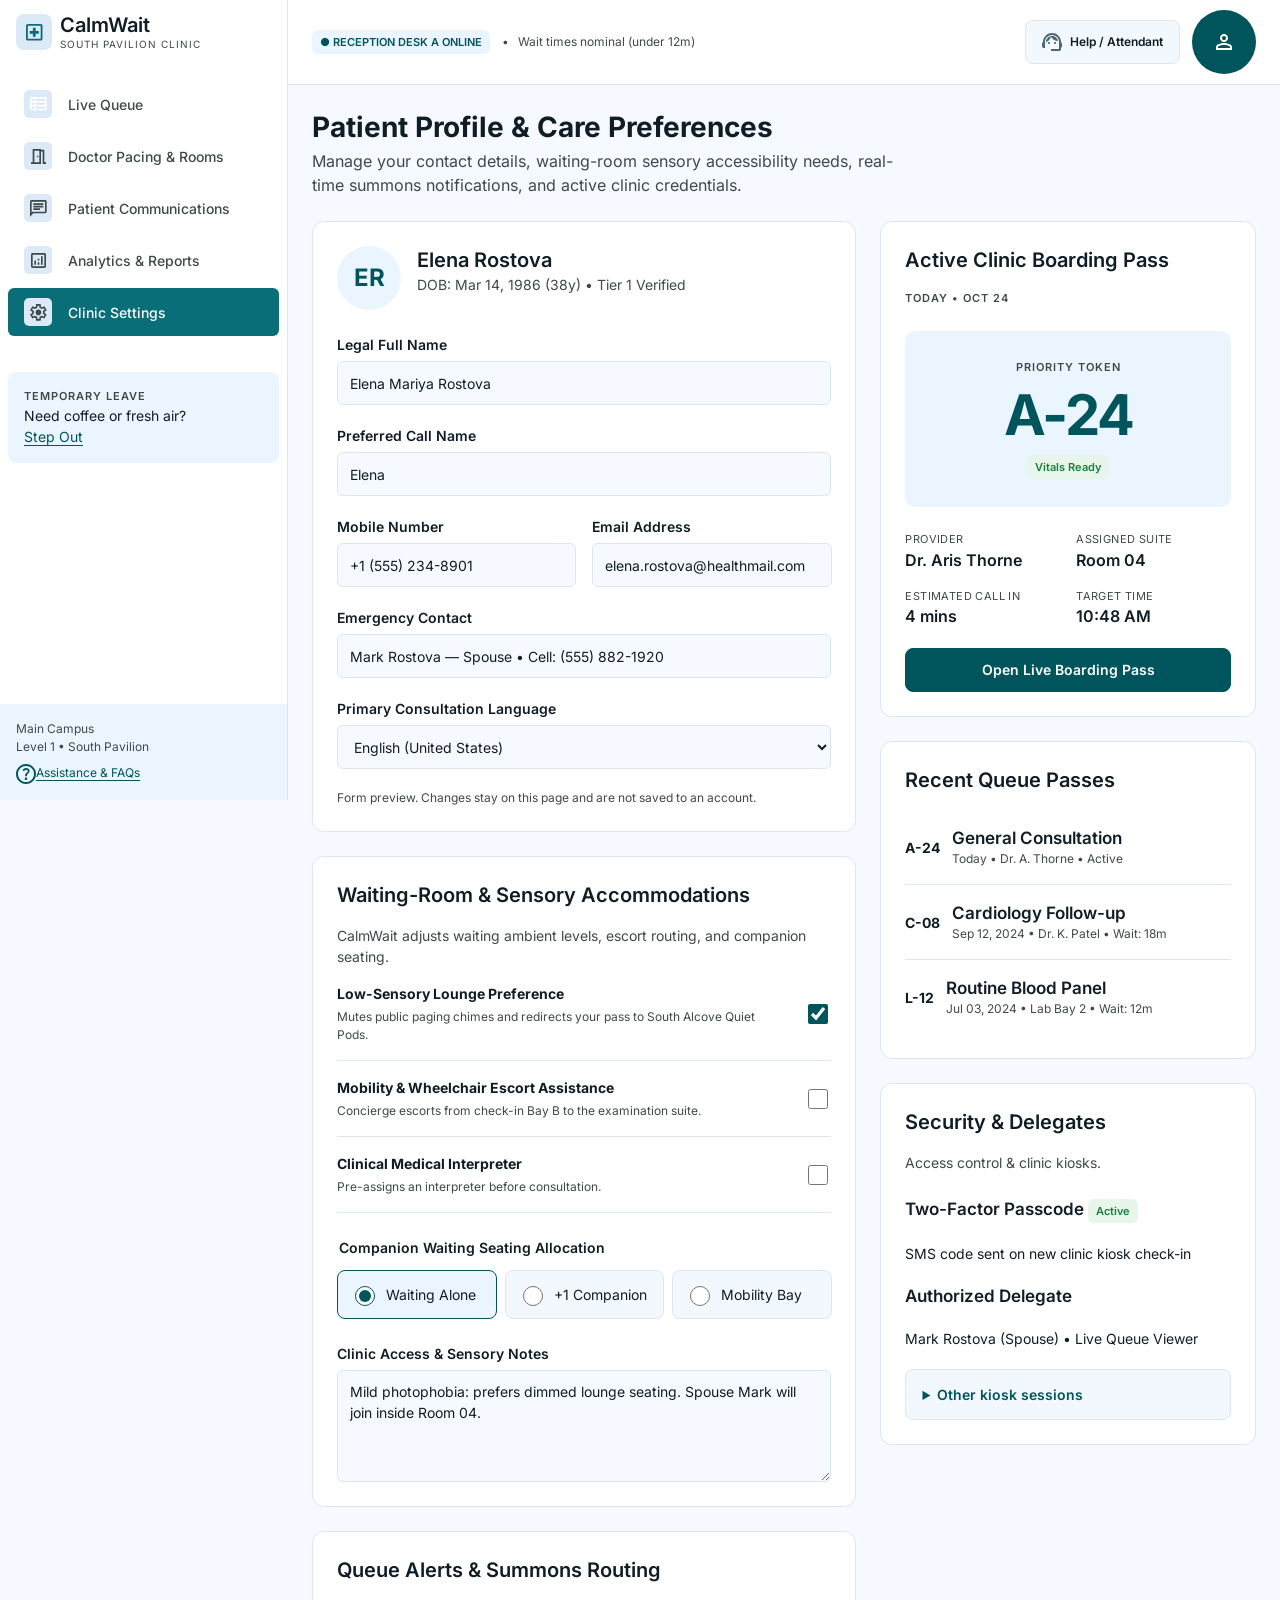
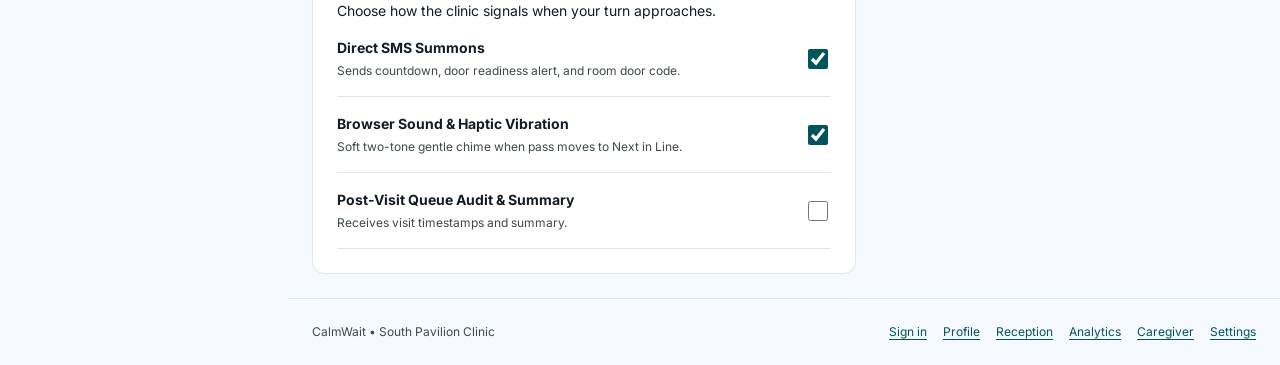
<file: project/about/index.html>
<!DOCTYPE html>
<html lang="en">
 <head>
  <meta charset="utf-8"/>
  <meta content="width=device-width, initial-scale=1" name="viewport"/>
  <meta content="Patient Profile &amp; Care Preferences at CalmWait, South Pavilion Clinic." name="description"/>
  <title>
   Patient Profile &amp; Care Preferences | CalmWait
  </title>
  <link href="../css/global.css" rel="stylesheet"/>
  <link href="style.css" rel="stylesheet"/>
 </head>
 <body class="about-page">
  <a class="skip-link" href="#main-content">
   Skip to main content
  </a>
  <div class="workspace staff-shell">
   <!-- Shared navigation stays in normal document flow at every viewport. -->
   <aside class="sidebar">
    <a class="brand" href="../home/index.html">
     <span class="logo-tile">
      <img alt="" class="icon" src="../assets/icons/logo.svg"/>
     </span>
     <span>
      <strong class="brand-name">
       CalmWait
      </strong>
      <span class="brand-caption">
       SOUTH PAVILION CLINIC
      </span>
     </span>
    </a>
    <nav aria-label="Primary" class="side-nav">
     <a href="../reception/index.html">
      <span class="glyph">
       <img alt="" class="icon" src="../assets/icons/staff-queue.svg"/>
      </span>
      Live Queue
     </a>
     <a href="../reception/index.html#doctor">
      <span class="glyph">
       <img alt="" class="icon" src="../assets/icons/staff-doctor.svg"/>
      </span>
      Doctor Pacing &amp; Rooms
     </a>
     <a href="../reception/index.html#broadcast">
      <span class="glyph">
       <img alt="" class="icon" src="../assets/icons/staff-comms.svg"/>
      </span>
      Patient Communications
     </a>
     <a href="../analytics/index.html">
      <span class="glyph">
       <img alt="" class="icon" src="../assets/icons/staff-analytics.svg"/>
      </span>
      Analytics &amp; Reports
     </a>
     <a aria-current="page" href="../about/index.html">
      <span class="glyph">
       <img alt="" class="icon" src="../assets/icons/staff-settings.svg"/>
      </span>
      Clinic Settings
     </a>
    </nav>
    <section class="sidebar-note">
     <p class="eyebrow">
      Temporary leave
     </p>
     <p>
      Need coffee or fresh air?
     </p>
     <a href="../step-out/index.html">
      Step Out
     </a>
    </section>
    <footer class="sidebar-footer">
     <p>
      Main Campus
      <br/>
      Level 1 • South Pavilion
     </p>
     <a href="../contact/index.html#help">
      <img alt="" class="icon" src="../assets/icons/help.svg"/>
      Assistance &amp; FAQs
     </a>
    </footer>
   </aside>
   <div class="page">
    <header class="topbar">
     <div class="topbar-status">
      <span class="badge">
       ● RECEPTION DESK A ONLINE
      </span>
      <span class="muted">
       •   Wait times nominal (under 12m)
      </span>
     </div>
     <nav aria-label="Account and help" class="topbar-actions">
      <a class="btn btn-secondary" href="../contact/index.html#help">
       <img alt="" class="icon" src="../assets/icons/headset.svg"/>
       Help / Attendant
      </a>
      <a aria-label="Patient profile" class="avatar" href="../about/index.html">
       <img alt="" class="icon" src="../assets/icons/profile.svg"/>
      </a>
     </nav>
    </header>
    <!-- Page content. Values reproduce the Figma sample, not a live clinical feed. -->
    <main class="container" id="main-content">
     <header class="page-heading">
      <div>
       <h1>
        Patient Profile &amp; Care Preferences
       </h1>
       <p>
        Manage your contact details, waiting-room sensory accessibility needs, real-time summons notifications, and active clinic credentials.
       </p>
      </div>
      <div class="actions">
      </div>
     </header>
     <div class="content-columns">
      <div class="main-column">
       <section class="card">
        <div class="row">
         <span class="avatar">
          ER
         </span>
         <div>
          <h2>
           Elena Rostova
          </h2>
          <p class="muted">
           DOB: Mar 14, 1986 (38y) • Tier 1 Verified
          </p>
         </div>
        </div>
        <form class="stack section-gap">
         <div class="field">
          <label for="legal-full-name">
           Legal Full Name
          </label>
          <input id="legal-full-name" name="legal-full-name" type="text" value="Elena Mariya Rostova"/>
         </div>
         <div class="field">
          <label for="preferred-call-name">
           Preferred Call Name
          </label>
          <input id="preferred-call-name" name="preferred-call-name" type="text" value="Elena"/>
         </div>
         <div class="form-row">
          <div class="field">
           <label for="mobile-number">
            Mobile Number
           </label>
           <input id="mobile-number" name="mobile-number" type="tel" value="+1 (555) 234-8901"/>
          </div>
          <div class="field">
           <label for="email-address">
            Email Address
           </label>
           <input id="email-address" name="email-address" type="email" value="elena.rostova@healthmail.com"/>
          </div>
         </div>
         <div class="field">
          <label for="emergency-contact">
           Emergency Contact
          </label>
          <input id="emergency-contact" name="emergency-contact" type="text" value="Mark Rostova — Spouse • Cell: (555) 882-1920"/>
         </div>
         <div class="field">
          <label for="language">
           Primary Consultation Language
          </label>
          <select id="language" name="language">
           <option>
            English (United States)
           </option>
           <option>
            ગુજરાતી
           </option>
           <option>
            हिन्दी
           </option>
          </select>
         </div>
         <p class="small muted">
          Form preview. Changes stay on this page and are not saved to an account.
         </p>
        </form>
       </section>
       <section class="card">
        <h2 class="card-title">
         Waiting-Room &amp; Sensory Accommodations
        </h2>
        <p class="muted">
         CalmWait adjusts waiting ambient levels, escort routing, and companion seating.
        </p>
        <form>
         <label class="toggle-row">
          <span>
           <strong>
            Low-Sensory Lounge Preference
           </strong>
           <span class="muted small">
            Mutes public paging chimes and redirects your pass to South Alcove Quiet Pods.
           </span>
          </span>
          <input checked="" name="low-sensory-lounge-preference" type="checkbox"/>
         </label>
         <label class="toggle-row">
          <span>
           <strong>
            Mobility &amp; Wheelchair Escort Assistance
           </strong>
           <span class="muted small">
            Concierge escorts from check-in Bay B to the examination suite.
           </span>
          </span>
          <input name="mobility-and-wheelchair-escort-assistance" type="checkbox"/>
         </label>
         <label class="toggle-row">
          <span>
           <strong>
            Clinical Medical Interpreter
           </strong>
           <span class="muted small">
            Pre-assigns an interpreter before consultation.
           </span>
          </span>
          <input name="clinical-medical-interpreter" type="checkbox"/>
         </label>
         <fieldset class="section-gap">
          <legend>
           Companion Waiting Seating Allocation
          </legend>
          <div class="segments">
           <label class="choice">
            <input checked="" name="seating" type="radio" value="0"/>
            <span>
             Waiting Alone
            </span>
           </label>
           <label class="choice">
            <input name="seating" type="radio" value="1"/>
            <span>
             +1 Companion
            </span>
           </label>
           <label class="choice">
            <input name="seating" type="radio" value="2"/>
            <span>
             Mobility Bay
            </span>
           </label>
          </div>
         </fieldset>
         <div class="field section-gap">
          <label for="access-notes">
           Clinic Access &amp; Sensory Notes
          </label>
          <textarea id="access-notes" name="access-notes">Mild photophobia: prefers dimmed lounge seating. Spouse Mark will join inside Room 04.</textarea>
         </div>
        </form>
       </section>
       <section class="card">
        <h2 class="card-title">
         Queue Alerts &amp; Summons Routing
        </h2>
        <p>
         Choose how the clinic signals when your turn approaches.
        </p>
        <form>
         <label class="toggle-row">
          <span>
           <strong>
            Direct SMS Summons
           </strong>
           <span class="muted small">
            Sends countdown, door readiness alert, and room door code.
           </span>
          </span>
          <input checked="" name="direct-sms-summons" type="checkbox"/>
         </label>
         <label class="toggle-row">
          <span>
           <strong>
            Browser Sound &amp; Haptic Vibration
           </strong>
           <span class="muted small">
            Soft two-tone gentle chime when pass moves to Next in Line.
           </span>
          </span>
          <input checked="" name="browser-sound-and-haptic-vibration" type="checkbox"/>
         </label>
         <label class="toggle-row">
          <span>
           <strong>
            Post-Visit Queue Audit &amp; Summary
           </strong>
           <span class="muted small">
            Receives visit timestamps and summary.
           </span>
          </span>
          <input name="post-visit-queue-audit-and-summary" type="checkbox"/>
         </label>
        </form>
       </section>
      </div>
      <aside aria-label="Visit details" class="rail">
       <section class="card">
        <h2 class="card-title">
         Active Clinic Boarding Pass
        </h2>
        <p class="eyebrow">
         Today • Oct 24
        </p>
        <div class="token-box section-gap">
         <span class="eyebrow">
          Priority token
         </span>
         <strong class="token">
          A-24
         </strong>
         <span class="badge badge-success">
          Vitals Ready
         </span>
        </div>
        <div class="stack section-gap">
         <dl class="metadata">
          <div>
           <dt>
            Provider
           </dt>
           <dd>
            Dr. Aris Thorne
           </dd>
          </div>
          <div>
           <dt>
            Assigned suite
           </dt>
           <dd>
            Room 04
           </dd>
          </div>
          <div>
           <dt>
            Estimated call in
           </dt>
           <dd>
            4 mins
           </dd>
          </div>
          <div>
           <dt>
            Target time
           </dt>
           <dd>
            10:48 AM
           </dd>
          </div>
         </dl>
         <a class="btn" href="../home/index.html">
          Open Live Boarding Pass
         </a>
        </div>
       </section>
       <section class="card">
        <h2 class="card-title">
         Recent Queue Passes
        </h2>
        <ul class="queue-list">
         <li class="queue-item">
          <strong>
           A-24
          </strong>
          <div class="grow">
           <h3>
            General Consultation
           </h3>
           <p class="small muted">
            Today • Dr. A. Thorne • Active
           </p>
          </div>
         </li>
         <li class="queue-item">
          <strong>
           C-08
          </strong>
          <div class="grow">
           <h3>
            Cardiology Follow-up
           </h3>
           <p class="small muted">
            Sep 12, 2024 • Dr. K. Patel • Wait: 18m
           </p>
          </div>
         </li>
         <li class="queue-item">
          <strong>
           L-12
          </strong>
          <div class="grow">
           <h3>
            Routine Blood Panel
           </h3>
           <p class="small muted">
            Jul 03, 2024 • Lab Bay 2 • Wait: 12m
           </p>
          </div>
         </li>
        </ul>
       </section>
       <section class="card">
        <h2 class="card-title">
         Security &amp; Delegates
        </h2>
        <p class="muted">
         Access control &amp; clinic kiosks.
        </p>
        <div class="stack section-gap">
         <h3>
          Two-Factor Passcode
          <span class="badge badge-success">
           Active
          </span>
         </h3>
         <p>
          SMS code sent on new clinic kiosk check-in
         </p>
         <h3>
          Authorized Delegate
         </h3>
         <p>
          Mark Rostova (Spouse) • Live Queue Viewer
         </p>
         <details>
          <summary>
           Other kiosk sessions
          </summary>
          <div class="disclosure-content">
           <p>
            Session management requires a connected account. No sessions are changed by this preview.
           </p>
          </div>
         </details>
        </div>
       </section>
      </aside>
     </div>
    </main>
    <footer class="support-footer">
     <span>
      CalmWait • South Pavilion Clinic
     </span>
     <nav aria-label="More pages">
      <a href="../sign-in/index.html">
       Sign in
      </a>
      <a href="../about/index.html">
       Profile
      </a>
      <a href="../reception/index.html">
       Reception
      </a>
      <a href="../analytics/index.html">
       Analytics
      </a>
      <a href="../caregiver/index.html">
       Caregiver
      </a>
      <a href="../settings/index.html">
       Settings
      </a>
     </nav>
    </footer>
   </div>
  </div>
 </body>
</html>
</file>
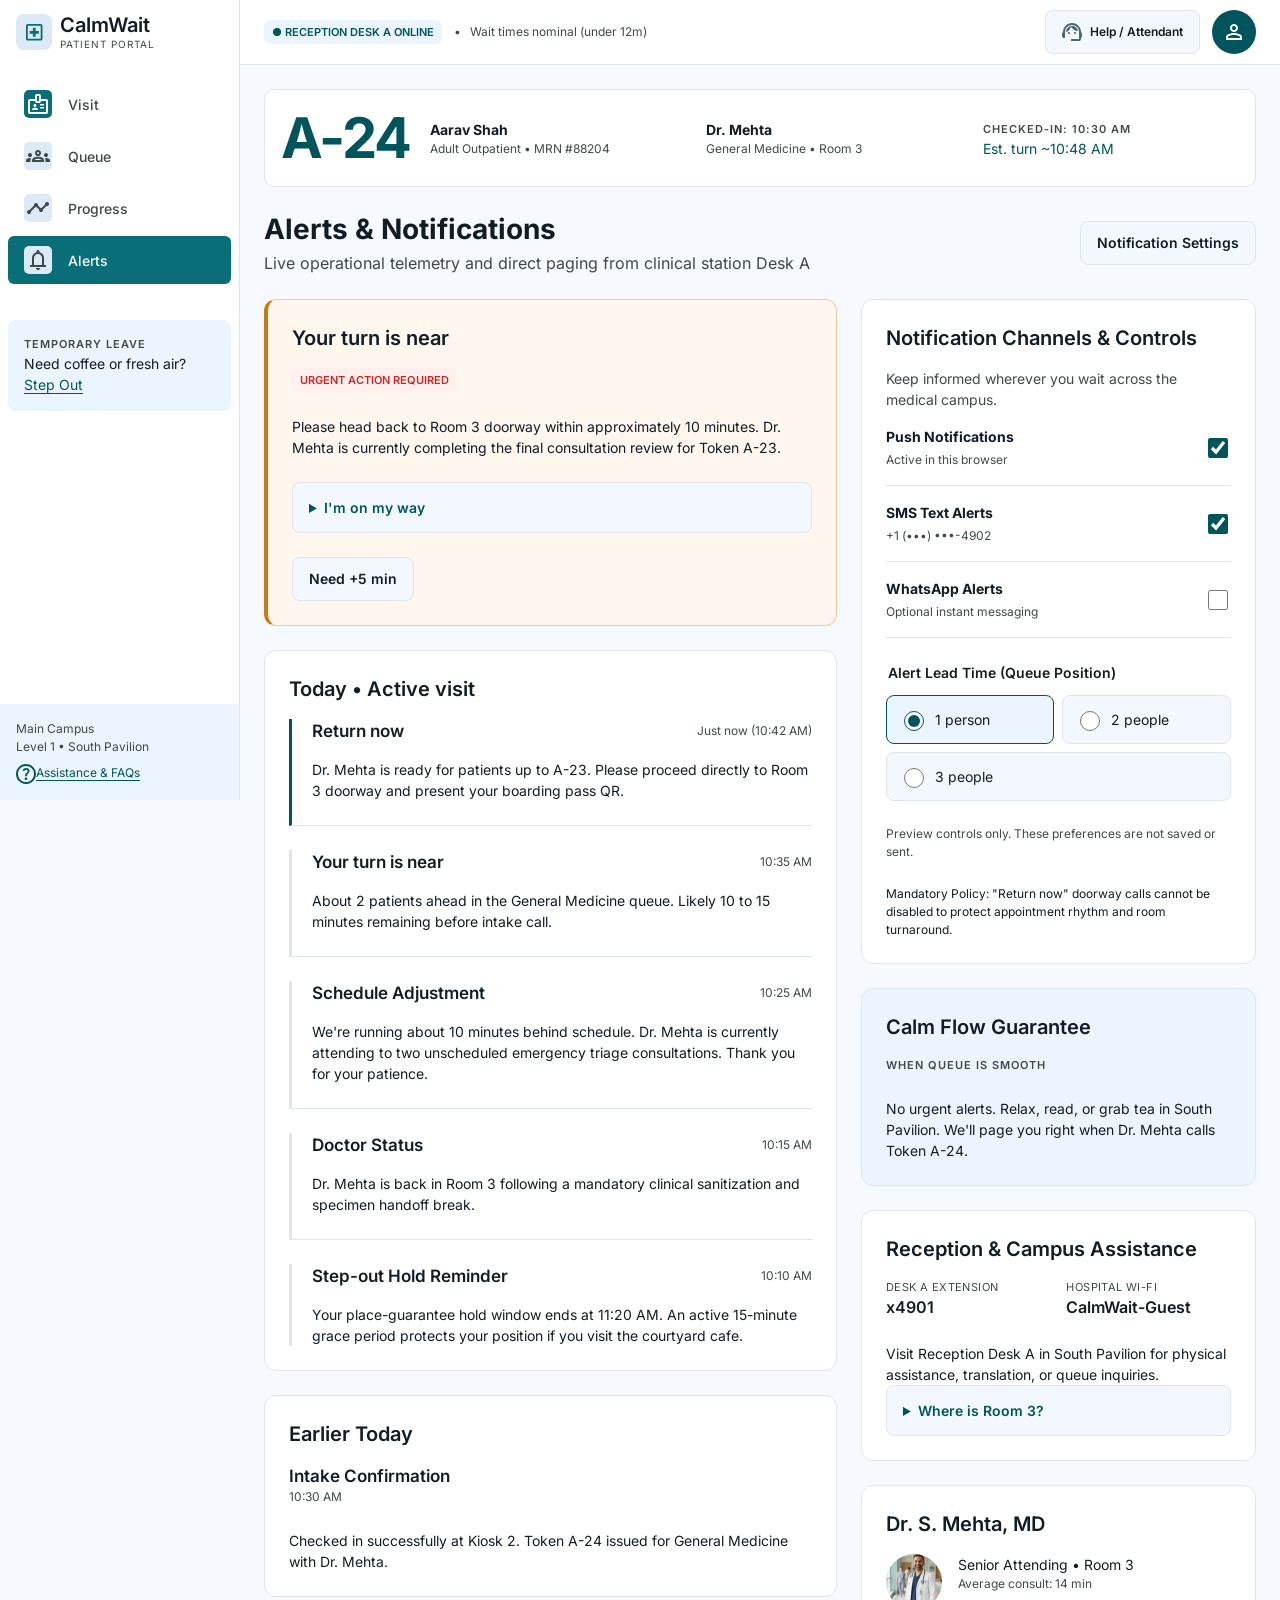
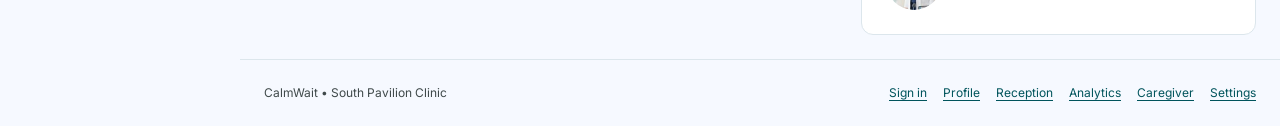
<file: project/alerts/index.html>
<!DOCTYPE html>
<html lang="en">
 <head>
  <meta charset="utf-8"/>
  <meta content="width=device-width, initial-scale=1" name="viewport"/>
  <meta content="Alerts &amp; Notifications at CalmWait, South Pavilion Clinic." name="description"/>
  <title>
   Alerts &amp; Notifications | CalmWait
  </title>
  <link href="../css/global.css" rel="stylesheet"/>
  <link href="style.css" rel="stylesheet"/>
 </head>
 <body class="contact-page">
  <a class="skip-link" href="#main-content">
   Skip to main content
  </a>
  <div class="workspace">
   <!-- Shared navigation stays in normal document flow at every viewport. -->
   <aside class="sidebar">
    <a class="brand" href="../home/index.html">
     <span class="logo-tile">
      <img alt="" class="icon" src="../assets/icons/logo.svg"/>
     </span>
     <span>
      <strong class="brand-name">
       CalmWait
      </strong>
      <span class="brand-caption">
       PATIENT PORTAL
      </span>
     </span>
    </a>
    <nav aria-label="Primary" class="side-nav">
     <a href="../home/index.html">
      <span class="glyph">
       <img alt="" class="icon" src="../assets/icons/visit.svg"/>
      </span>
      Visit
     </a>
     <a href="../services/index.html">
      <span class="glyph">
       <img alt="" class="icon" src="../assets/icons/queue.svg"/>
      </span>
      Queue
     </a>
     <a href="../blog/index.html">
      <span class="glyph">
       <img alt="" class="icon" src="../assets/icons/progress.svg"/>
      </span>
      Progress
     </a>
     <a aria-current="page" href="../contact/index.html">
      <span class="glyph">
       <img alt="" class="icon" src="../assets/icons/alerts.svg"/>
      </span>
      Alerts
     </a>
    </nav>
    <section class="sidebar-note">
     <p class="eyebrow">
      Temporary leave
     </p>
     <p>
      Need coffee or fresh air?
     </p>
     <a href="../step-out/index.html">
      Step Out
     </a>
    </section>
    <footer class="sidebar-footer">
     <p>
      Main Campus
      <br/>
      Level 1 • South Pavilion
     </p>
     <a href="../contact/index.html#help">
      <img alt="" class="icon" src="../assets/icons/help.svg"/>
      Assistance &amp; FAQs
     </a>
    </footer>
   </aside>
   <div class="page">
    <header class="topbar">
     <div class="topbar-status">
      <span class="badge">
       ● RECEPTION DESK A ONLINE
      </span>
      <span class="muted">
       •   Wait times nominal (under 12m)
      </span>
     </div>
     <nav aria-label="Account and help" class="topbar-actions">
      <a class="btn btn-secondary" href="../contact/index.html#help">
       <img alt="" class="icon" src="../assets/icons/headset.svg"/>
       Help / Attendant
      </a>
      <a aria-label="Patient profile" class="avatar" href="../about/index.html">
       <img alt="" class="icon" src="../assets/icons/profile.svg"/>
      </a>
     </nav>
    </header>
    <!-- Page content. Values reproduce the Figma sample, not a live clinical feed. -->
    <main class="container" id="main-content">
     <section aria-label="Current visit" class="patient-strip patient-details">
      <strong class="token accent">
       A-24
      </strong>
      <div>
       <strong>
        Aarav Shah
       </strong>
       <p class="muted small">
        Adult Outpatient • MRN #88204
       </p>
      </div>
      <div>
       <strong>
        Dr. Mehta
       </strong>
       <p class="muted small">
        General Medicine • Room 3
       </p>
      </div>
      <div>
       <span class="eyebrow">
        Checked-in: 10:30 AM
       </span>
       <p class="accent">
        Est. turn ~10:48 AM
       </p>
      </div>
     </section>
     <header class="page-heading">
      <div>
       <h1>
        Alerts &amp; Notifications
       </h1>
       <p>
        Live operational telemetry and direct paging from clinical station Desk A
       </p>
      </div>
      <div class="actions">
       <a class="btn btn-secondary" href="#notification-settings">
        Notification Settings
       </a>
      </div>
     </header>
     <div class="content-columns">
      <div class="main-column">
       <section class="card urgent-alert">
        <h2 class="card-title">
         Your turn is near
        </h2>
        <span class="badge badge-danger">
         URGENT ACTION REQUIRED
        </span>
        <p class="section-gap">
         Please head back to Room 3 doorway within approximately 10 minutes. Dr. Mehta is currently completing the final consultation review for Token A-23.
        </p>
        <div class="section-gap">
         <details>
          <summary>
           I'm on my way
          </summary>
          <div class="disclosure-content">
           <p>
            This static preview cannot notify reception. Please tell Desk A that you are returning.
           </p>
          </div>
         </details>
        </div>
        <p class="section-gap">
         <a class="btn btn-secondary" href="../step-out/index.html">
          Need +5 min
         </a>
        </p>
       </section>
       <section class="card">
        <h2 class="section-title">
         Today • Active visit
        </h2>
        <div class="alert-feed">
         <article class="alert-entry">
          <div class="card-heading">
           <h3>
            Return now
           </h3>
           <time class="small muted">
            Just now (10:42 AM)
           </time>
          </div>
          <p>
           Dr. Mehta is ready for patients up to A-23. Please proceed directly to Room 3 doorway and present your boarding pass QR.
          </p>
         </article>
         <article class="alert-entry">
          <div class="card-heading">
           <h3>
            Your turn is near
           </h3>
           <time class="small muted">
            10:35 AM
           </time>
          </div>
          <p>
           About 2 patients ahead in the General Medicine queue. Likely 10 to 15 minutes remaining before intake call.
          </p>
         </article>
         <article class="alert-entry">
          <div class="card-heading">
           <h3>
            Schedule Adjustment
           </h3>
           <time class="small muted">
            10:25 AM
           </time>
          </div>
          <p>
           We're running about 10 minutes behind schedule. Dr. Mehta is currently attending to two unscheduled emergency triage consultations. Thank you for your patience.
          </p>
         </article>
         <article class="alert-entry">
          <div class="card-heading">
           <h3>
            Doctor Status
           </h3>
           <time class="small muted">
            10:15 AM
           </time>
          </div>
          <p>
           Dr. Mehta is back in Room 3 following a mandatory clinical sanitization and specimen handoff break.
          </p>
         </article>
         <article class="alert-entry">
          <div class="card-heading">
           <h3>
            Step-out Hold Reminder
           </h3>
           <time class="small muted">
            10:10 AM
           </time>
          </div>
          <p>
           Your place-guarantee hold window ends at 11:20 AM. An active 15-minute grace period protects your position if you visit the courtyard cafe.
          </p>
         </article>
        </div>
       </section>
       <section class="card">
        <h2 class="card-title">
         Earlier Today
        </h2>
        <h3>
         Intake Confirmation
        </h3>
        <p class="small muted">
         10:30 AM
        </p>
        <p class="section-gap">
         Checked in successfully at Kiosk 2. Token A-24 issued for General Medicine with Dr. Mehta.
        </p>
       </section>
      </div>
      <aside aria-label="Visit details" class="rail">
       <div id="notification-settings">
        <section class="card">
         <h2 class="card-title">
          Notification Channels &amp; Controls
         </h2>
         <p class="muted">
          Keep informed wherever you wait across the medical campus.
         </p>
         <form>
          <label class="toggle-row">
           <span>
            <strong>
             Push Notifications
            </strong>
            <span class="muted small">
             Active in this browser
            </span>
           </span>
           <input checked="" name="push-notifications" type="checkbox"/>
          </label>
          <label class="toggle-row">
           <span>
            <strong>
             SMS Text Alerts
            </strong>
            <span class="muted small">
             +1 (•••) •••-4902
            </span>
           </span>
           <input checked="" name="sms-text-alerts" type="checkbox"/>
          </label>
          <label class="toggle-row">
           <span>
            <strong>
             WhatsApp Alerts
            </strong>
            <span class="muted small">
             Optional instant messaging
            </span>
           </span>
           <input name="whatsapp-alerts" type="checkbox"/>
          </label>
          <fieldset class="section-gap">
           <legend>
            Alert Lead Time (Queue Position)
           </legend>
           <div class="segments">
            <label class="choice">
             <input checked="" name="lead" type="radio" value="0"/>
             <span>
              1 person
             </span>
            </label>
            <label class="choice">
             <input name="lead" type="radio" value="1"/>
             <span>
              2 people
             </span>
            </label>
            <label class="choice">
             <input name="lead" type="radio" value="2"/>
             <span>
              3 people
             </span>
            </label>
           </div>
          </fieldset>
          <p class="small muted section-gap">
           Preview controls only. These preferences are not saved or sent.
          </p>
         </form>
         <p class="section-gap small">
          Mandatory Policy: "Return now" doorway calls cannot be disabled to protect appointment rhythm and room turnaround.
         </p>
        </section>
       </div>
       <section class="card surface-soft">
        <h2 class="card-title">
         Calm Flow Guarantee
        </h2>
        <p class="eyebrow">
         When queue is smooth
        </p>
        <p class="section-gap">
         No urgent alerts. Relax, read, or grab tea in South Pavilion. We'll page you right when Dr. Mehta calls Token A-24.
        </p>
       </section>
       <section class="card" id="help">
        <h2 class="section-title">
         Reception &amp; Campus Assistance
        </h2>
        <dl class="metadata">
         <div>
          <dt>
           Desk A Extension
          </dt>
          <dd>
           x4901
          </dd>
         </div>
         <div>
          <dt>
           Hospital Wi-Fi
          </dt>
          <dd>
           CalmWait-Guest
          </dd>
         </div>
        </dl>
        <p class="section-gap">
         Visit Reception Desk A in South Pavilion for physical assistance, translation, or queue inquiries.
        </p>
        <details>
         <summary>
          Where is Room 3?
         </summary>
         <div class="disclosure-content">
          <p>
           Follow the South Wing corridor on the first floor. Room 3 is beside Waiting Lounge A.
          </p>
         </div>
        </details>
       </section>
       <section class="card">
        <h2 class="card-title">
         Dr. S. Mehta, MD
        </h2>
        <div class="row">
         <img alt="Dr. Mehta" class="portrait" src="../assets/images/dr-mehta.jpeg"/>
         <div>
          <p>
           Senior Attending • Room 3
          </p>
          <p class="muted small">
           Average consult: 14 min
          </p>
         </div>
        </div>
       </section>
      </aside>
     </div>
    </main>
    <footer class="support-footer">
     <span>
      CalmWait • South Pavilion Clinic
     </span>
     <nav aria-label="More pages">
      <a href="../sign-in/index.html">
       Sign in
      </a>
      <a href="../about/index.html">
       Profile
      </a>
      <a href="../reception/index.html">
       Reception
      </a>
      <a href="../analytics/index.html">
       Analytics
      </a>
      <a href="../caregiver/index.html">
       Caregiver
      </a>
      <a href="../settings/index.html">
       Settings
      </a>
     </nav>
    </footer>
   </div>
  </div>
 </body>
</html>
</file>
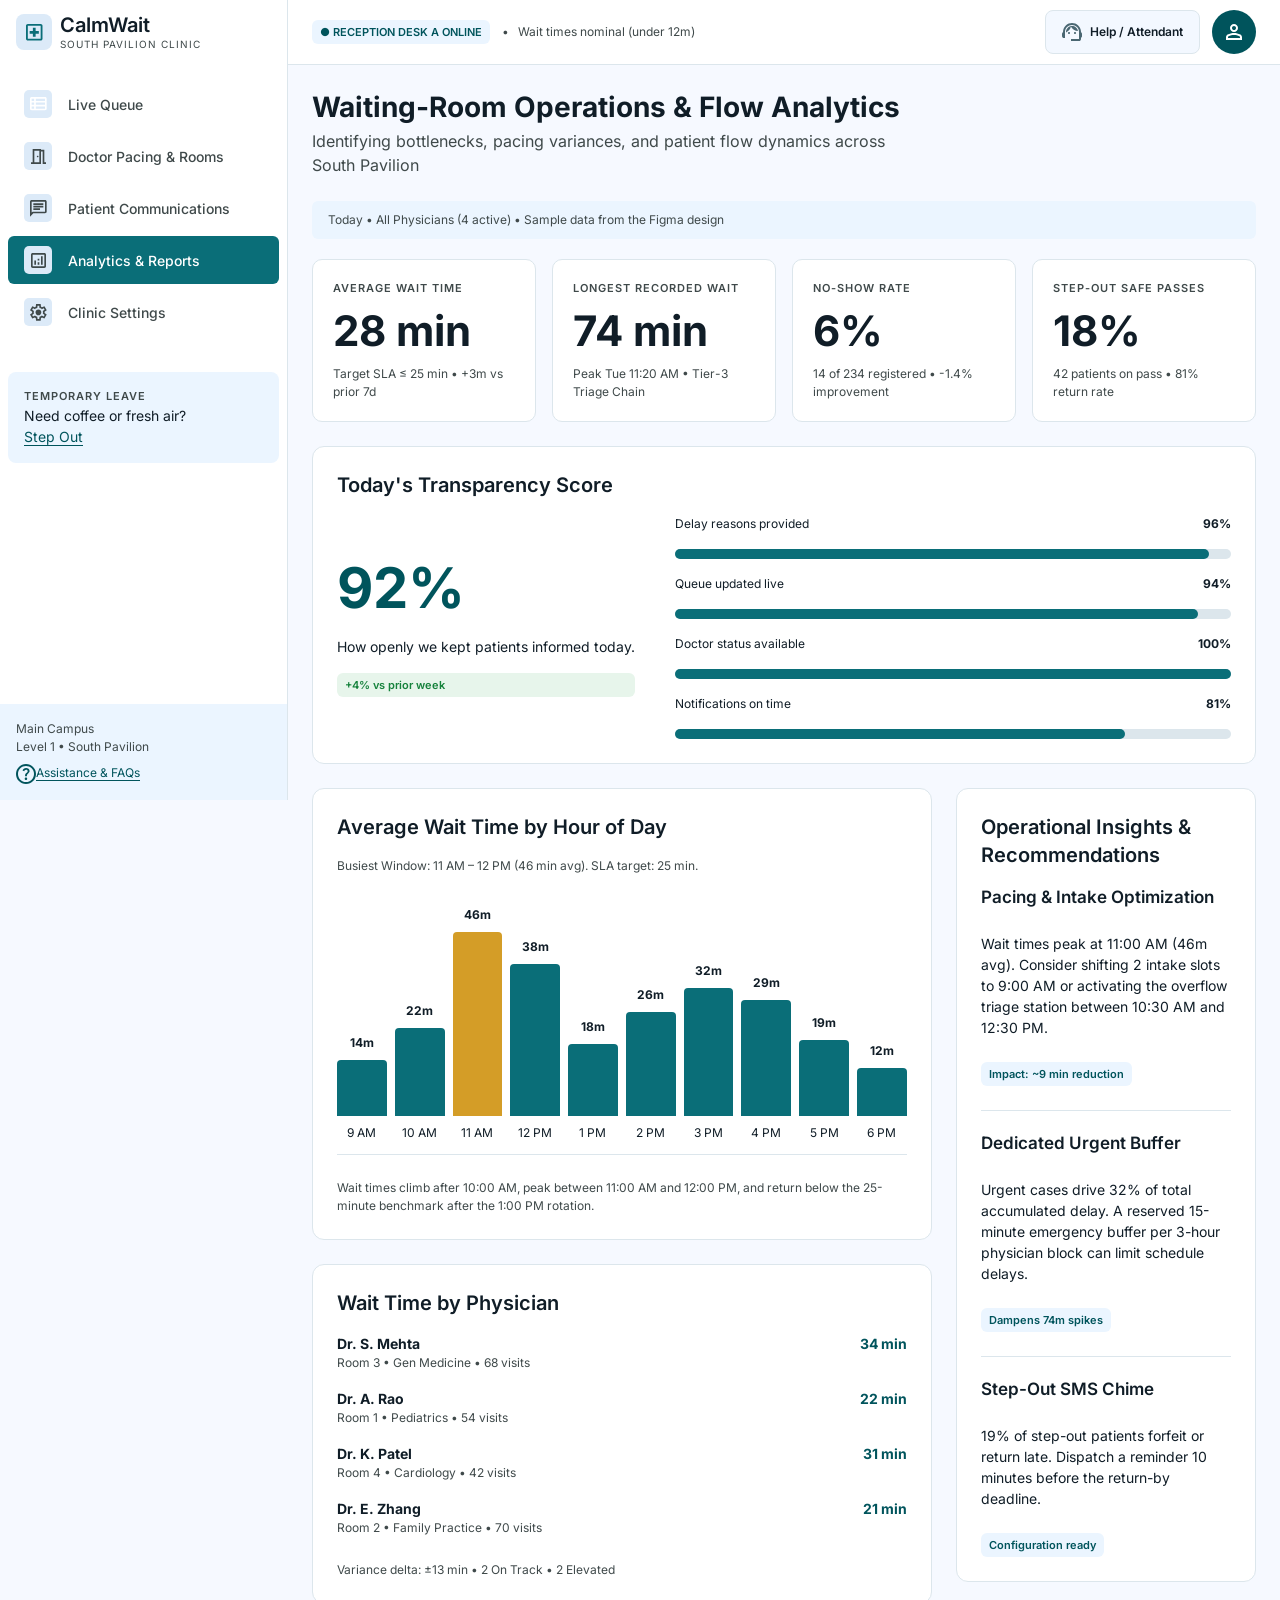
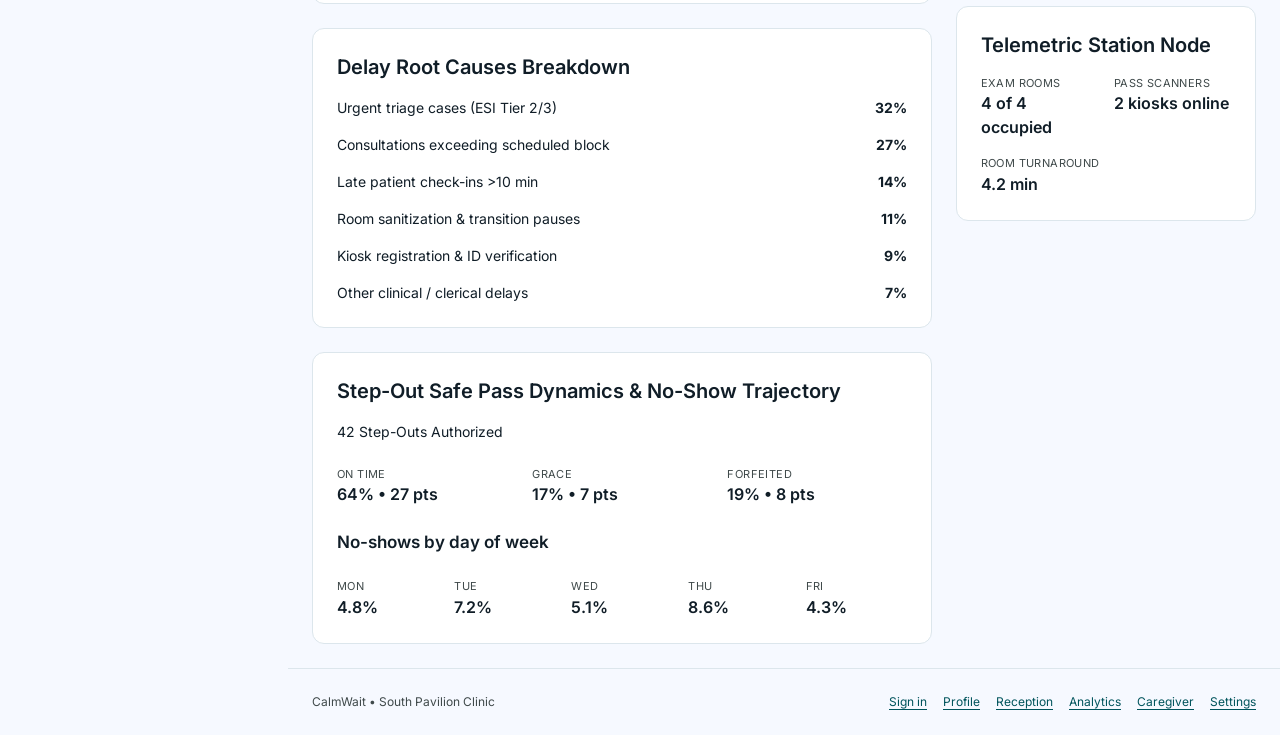
<file: project/analytics/index.html>
<!DOCTYPE html>
<html lang="en">
 <head>
  <meta charset="utf-8"/>
  <meta content="width=device-width, initial-scale=1" name="viewport"/>
  <meta content="Waiting-Room Operations &amp; Flow Analytics at CalmWait, South Pavilion Clinic." name="description"/>
  <title>
   Waiting-Room Operations &amp; Flow Analytics | CalmWait
  </title>
  <link href="../css/global.css" rel="stylesheet"/>
  <link href="style.css" rel="stylesheet"/>
 </head>
 <body class="analytics-page">
  <a class="skip-link" href="#main-content">
   Skip to main content
  </a>
  <div class="workspace staff-shell">
   <!-- Shared navigation stays in normal document flow at every viewport. -->
   <aside class="sidebar">
    <a class="brand" href="../home/index.html">
     <span class="logo-tile">
      <img alt="" class="icon" src="../assets/icons/logo.svg"/>
     </span>
     <span>
      <strong class="brand-name">
       CalmWait
      </strong>
      <span class="brand-caption">
       SOUTH PAVILION CLINIC
      </span>
     </span>
    </a>
    <nav aria-label="Primary" class="side-nav">
     <a href="../reception/index.html">
      <span class="glyph">
       <img alt="" class="icon" src="../assets/icons/staff-queue.svg"/>
      </span>
      Live Queue
     </a>
     <a href="../reception/index.html#doctor">
      <span class="glyph">
       <img alt="" class="icon" src="../assets/icons/staff-doctor.svg"/>
      </span>
      Doctor Pacing &amp; Rooms
     </a>
     <a href="../reception/index.html#broadcast">
      <span class="glyph">
       <img alt="" class="icon" src="../assets/icons/staff-comms.svg"/>
      </span>
      Patient Communications
     </a>
     <a aria-current="page" href="../analytics/index.html">
      <span class="glyph">
       <img alt="" class="icon" src="../assets/icons/staff-analytics.svg"/>
      </span>
      Analytics &amp; Reports
     </a>
     <a href="../about/index.html">
      <span class="glyph">
       <img alt="" class="icon" src="../assets/icons/staff-settings.svg"/>
      </span>
      Clinic Settings
     </a>
    </nav>
    <section class="sidebar-note">
     <p class="eyebrow">
      Temporary leave
     </p>
     <p>
      Need coffee or fresh air?
     </p>
     <a href="../step-out/index.html">
      Step Out
     </a>
    </section>
    <footer class="sidebar-footer">
     <p>
      Main Campus
      <br/>
      Level 1 • South Pavilion
     </p>
     <a href="../contact/index.html#help">
      <img alt="" class="icon" src="../assets/icons/help.svg"/>
      Assistance &amp; FAQs
     </a>
    </footer>
   </aside>
   <div class="page">
    <header class="topbar">
     <div class="topbar-status">
      <span class="badge">
       ● RECEPTION DESK A ONLINE
      </span>
      <span class="muted">
       •   Wait times nominal (under 12m)
      </span>
     </div>
     <nav aria-label="Account and help" class="topbar-actions">
      <a class="btn btn-secondary" href="../contact/index.html#help">
       <img alt="" class="icon" src="../assets/icons/headset.svg"/>
       Help / Attendant
      </a>
      <a aria-label="Patient profile" class="avatar" href="../about/index.html">
       <img alt="" class="icon" src="../assets/icons/profile.svg"/>
      </a>
     </nav>
    </header>
    <!-- Page content. Values reproduce the Figma sample, not a live clinical feed. -->
    <main class="container" id="main-content">
     <header class="page-heading">
      <div>
       <h1>
        Waiting-Room Operations &amp; Flow Analytics
       </h1>
       <p>
        Identifying bottlenecks, pacing variances, and patient flow dynamics across South Pavilion
       </p>
      </div>
      <div class="actions">
      </div>
     </header>
     <p class="notice">
      Today • All Physicians (4 active) • Sample data from the Figma design
     </p>
     <div class="stats">
      <article class="stat">
       <p class="eyebrow">
        Average wait time
       </p>
       <strong class="stat-value">
        28 min
       </strong>
       <p class="small muted">
        Target SLA ≤ 25 min • +3m vs prior 7d
       </p>
      </article>
      <article class="stat">
       <p class="eyebrow">
        Longest recorded wait
       </p>
       <strong class="stat-value">
        74 min
       </strong>
       <p class="small muted">
        Peak Tue 11:20 AM • Tier-3 Triage Chain
       </p>
      </article>
      <article class="stat">
       <p class="eyebrow">
        No-show rate
       </p>
       <strong class="stat-value">
        6%
       </strong>
       <p class="small muted">
        14 of 234 registered • -1.4% improvement
       </p>
      </article>
      <article class="stat">
       <p class="eyebrow">
        Step-out safe passes
       </p>
       <strong class="stat-value">
        18%
       </strong>
       <p class="small muted">
        42 patients on pass • 81% return rate
       </p>
      </article>
     </div>
     <section class="card">
      <h2 class="card-title">
       Today's Transparency Score
      </h2>
      <div class="transparency-layout">
       <div class="stack">
        <strong class="large-value accent">
         92%
        </strong>
        <p>
         How openly we kept patients informed today.
        </p>
        <span class="badge badge-success">
         +4% vs prior week
        </span>
       </div>
       <div class="stack grow">
        <div>
         <div class="card-heading small">
          <span>
           Delay reasons provided
          </span>
          <strong>
           96%
          </strong>
         </div>
         <div class="meter">
          <span class="meter-fill fraction-96">
          </span>
         </div>
        </div>
        <div>
         <div class="card-heading small">
          <span>
           Queue updated live
          </span>
          <strong>
           94%
          </strong>
         </div>
         <div class="meter">
          <span class="meter-fill fraction-94">
          </span>
         </div>
        </div>
        <div>
         <div class="card-heading small">
          <span>
           Doctor status available
          </span>
          <strong>
           100%
          </strong>
         </div>
         <div class="meter">
          <span class="meter-fill fraction-100">
          </span>
         </div>
        </div>
        <div>
         <div class="card-heading small">
          <span>
           Notifications on time
          </span>
          <strong>
           81%
          </strong>
         </div>
         <div class="meter">
          <span class="meter-fill fraction-81">
          </span>
         </div>
        </div>
       </div>
      </div>
     </section>
     <div class="section-gap">
      <div class="content-columns">
       <div class="main-column">
        <section class="card">
         <h2 class="card-title">
          Average Wait Time by Hour of Day
         </h2>
         <figure class="hour-chart">
          <figcaption class="small muted">
           Busiest Window: 11 AM – 12 PM (46 min avg). SLA target: 25 min.
          </figcaption>
          <div class="chart-bars">
           <div class="chart-column">
            <strong class="small">
             14m
            </strong>
            <span aria-hidden="true" class="hour-bar hour-0">
            </span>
            <span class="small">
             9 AM
            </span>
           </div>
           <div class="chart-column">
            <strong class="small">
             22m
            </strong>
            <span aria-hidden="true" class="hour-bar hour-1">
            </span>
            <span class="small">
             10 AM
            </span>
           </div>
           <div class="chart-column">
            <strong class="small">
             46m
            </strong>
            <span aria-hidden="true" class="hour-bar hour-2">
            </span>
            <span class="small">
             11 AM
            </span>
           </div>
           <div class="chart-column">
            <strong class="small">
             38m
            </strong>
            <span aria-hidden="true" class="hour-bar hour-3">
            </span>
            <span class="small">
             12 PM
            </span>
           </div>
           <div class="chart-column">
            <strong class="small">
             18m
            </strong>
            <span aria-hidden="true" class="hour-bar hour-4">
            </span>
            <span class="small">
             1 PM
            </span>
           </div>
           <div class="chart-column">
            <strong class="small">
             26m
            </strong>
            <span aria-hidden="true" class="hour-bar hour-5">
            </span>
            <span class="small">
             2 PM
            </span>
           </div>
           <div class="chart-column">
            <strong class="small">
             32m
            </strong>
            <span aria-hidden="true" class="hour-bar hour-6">
            </span>
            <span class="small">
             3 PM
            </span>
           </div>
           <div class="chart-column">
            <strong class="small">
             29m
            </strong>
            <span aria-hidden="true" class="hour-bar hour-7">
            </span>
            <span class="small">
             4 PM
            </span>
           </div>
           <div class="chart-column">
            <strong class="small">
             19m
            </strong>
            <span aria-hidden="true" class="hour-bar hour-8">
            </span>
            <span class="small">
             5 PM
            </span>
           </div>
           <div class="chart-column">
            <strong class="small">
             12m
            </strong>
            <span aria-hidden="true" class="hour-bar hour-9">
            </span>
            <span class="small">
             6 PM
            </span>
           </div>
          </div>
         </figure>
         <p class="small muted section-gap">
          Wait times climb after 10:00 AM, peak between 11:00 AM and 12:00 PM, and return below the 25-minute benchmark after the 1:00 PM rotation.
         </p>
        </section>
        <section class="card">
         <h2 class="card-title">
          Wait Time by Physician
         </h2>
         <ul class="list-clean">
          <li class="row spread">
           <div>
            <strong>
             Dr. S. Mehta
            </strong>
            <p class="small muted">
             Room 3 • Gen Medicine • 68 visits
            </p>
           </div>
           <strong class="accent">
            34 min
           </strong>
          </li>
          <li class="row spread">
           <div>
            <strong>
             Dr. A. Rao
            </strong>
            <p class="small muted">
             Room 1 • Pediatrics • 54 visits
            </p>
           </div>
           <strong class="accent">
            22 min
           </strong>
          </li>
          <li class="row spread">
           <div>
            <strong>
             Dr. K. Patel
            </strong>
            <p class="small muted">
             Room 4 • Cardiology • 42 visits
            </p>
           </div>
           <strong class="accent">
            31 min
           </strong>
          </li>
          <li class="row spread">
           <div>
            <strong>
             Dr. E. Zhang
            </strong>
            <p class="small muted">
             Room 2 • Family Practice • 70 visits
            </p>
           </div>
           <strong class="accent">
            21 min
           </strong>
          </li>
         </ul>
         <p class="small muted section-gap">
          Variance delta: ±13 min • 2 On Track • 2 Elevated
         </p>
        </section>
        <section class="card">
         <h2 class="card-title">
          Delay Root Causes Breakdown
         </h2>
         <ul class="list-clean">
          <li class="row spread">
           <span>
            Urgent triage cases (ESI Tier 2/3)
           </span>
           <strong>
            32%
           </strong>
          </li>
          <li class="row spread">
           <span>
            Consultations exceeding scheduled block
           </span>
           <strong>
            27%
           </strong>
          </li>
          <li class="row spread">
           <span>
            Late patient check-ins &gt;10 min
           </span>
           <strong>
            14%
           </strong>
          </li>
          <li class="row spread">
           <span>
            Room sanitization &amp; transition pauses
           </span>
           <strong>
            11%
           </strong>
          </li>
          <li class="row spread">
           <span>
            Kiosk registration &amp; ID verification
           </span>
           <strong>
            9%
           </strong>
          </li>
          <li class="row spread">
           <span>
            Other clinical / clerical delays
           </span>
           <strong>
            7%
           </strong>
          </li>
         </ul>
        </section>
        <section class="card">
         <h2 class="card-title">
          Step-Out Safe Pass Dynamics &amp; No-Show Trajectory
         </h2>
         <p>
          42 Step-Outs Authorized
         </p>
         <div class="section-gap">
          <dl class="metadata">
           <div>
            <dt>
             On time
            </dt>
            <dd>
             64% • 27 pts
            </dd>
           </div>
           <div>
            <dt>
             Grace
            </dt>
            <dd>
             17% • 7 pts
            </dd>
           </div>
           <div>
            <dt>
             Forfeited
            </dt>
            <dd>
             19% • 8 pts
            </dd>
           </div>
          </dl>
         </div>
         <h3 class="section-gap">
          No-shows by day of week
         </h3>
         <div class="section-gap">
          <dl class="metadata">
           <div>
            <dt>
             Mon
            </dt>
            <dd>
             4.8%
            </dd>
           </div>
           <div>
            <dt>
             Tue
            </dt>
            <dd>
             7.2%
            </dd>
           </div>
           <div>
            <dt>
             Wed
            </dt>
            <dd>
             5.1%
            </dd>
           </div>
           <div>
            <dt>
             Thu
            </dt>
            <dd>
             8.6%
            </dd>
           </div>
           <div>
            <dt>
             Fri
            </dt>
            <dd>
             4.3%
            </dd>
           </div>
          </dl>
         </div>
        </section>
       </div>
       <aside aria-label="Visit details" class="rail">
        <section class="card">
         <h2 class="card-title">
          Operational Insights &amp; Recommendations
         </h2>
         <div class="stack">
          <article class="insight">
           <h3>
            Pacing &amp; Intake Optimization
           </h3>
           <p class="section-gap">
            Wait times peak at 11:00 AM (46m avg). Consider shifting 2 intake slots to 9:00 AM or activating the overflow triage station between 10:30 AM and 12:30 PM.
           </p>
           <p class="section-gap">
            <span class="badge">
             Impact: ~9 min reduction
            </span>
           </p>
          </article>
          <article class="insight">
           <h3>
            Dedicated Urgent Buffer
           </h3>
           <p class="section-gap">
            Urgent cases drive 32% of total accumulated delay. A reserved 15-minute emergency buffer per 3-hour physician block can limit schedule delays.
           </p>
           <p class="section-gap">
            <span class="badge">
             Dampens 74m spikes
            </span>
           </p>
          </article>
          <article class="insight">
           <h3>
            Step-Out SMS Chime
           </h3>
           <p class="section-gap">
            19% of step-out patients forfeit or return late. Dispatch a reminder 10 minutes before the return-by deadline.
           </p>
           <p class="section-gap">
            <span class="badge">
             Configuration ready
            </span>
           </p>
          </article>
         </div>
        </section>
        <section class="card">
         <h2 class="card-title">
          Telemetric Station Node
         </h2>
         <div class="stack">
          <dl class="metadata">
           <div>
            <dt>
             Exam rooms
            </dt>
            <dd>
             4 of 4 occupied
            </dd>
           </div>
           <div>
            <dt>
             Pass scanners
            </dt>
            <dd>
             2 kiosks online
            </dd>
           </div>
           <div>
            <dt>
             Room turnaround
            </dt>
            <dd>
             4.2 min
            </dd>
           </div>
          </dl>
         </div>
        </section>
       </aside>
      </div>
     </div>
    </main>
    <footer class="support-footer">
     <span>
      CalmWait • South Pavilion Clinic
     </span>
     <nav aria-label="More pages">
      <a href="../sign-in/index.html">
       Sign in
      </a>
      <a href="../about/index.html">
       Profile
      </a>
      <a href="../reception/index.html">
       Reception
      </a>
      <a href="../analytics/index.html">
       Analytics
      </a>
      <a href="../caregiver/index.html">
       Caregiver
      </a>
      <a href="../settings/index.html">
       Settings
      </a>
     </nav>
    </footer>
   </div>
  </div>
 </body>
</html>
</file>
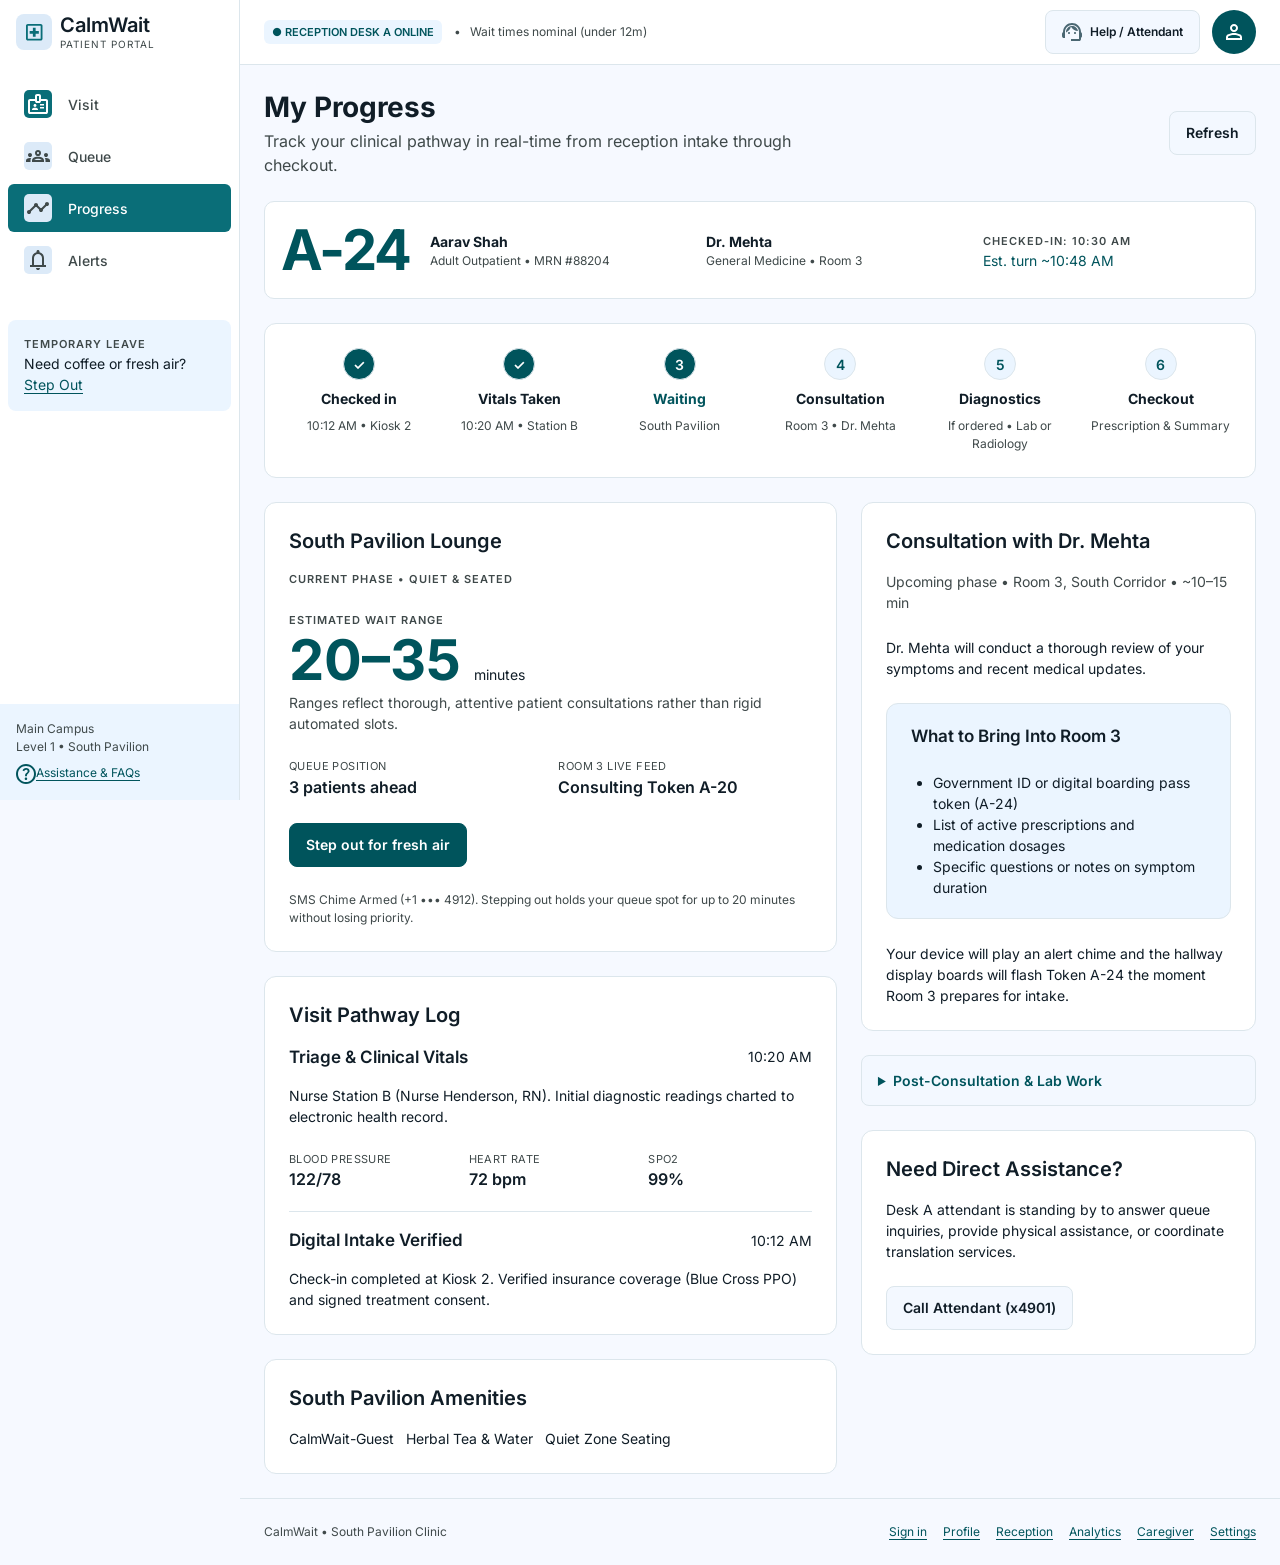
<file: project/blog/index.html>
<!DOCTYPE html>
<html lang="en">
 <head>
  <meta charset="utf-8"/>
  <meta content="width=device-width, initial-scale=1" name="viewport"/>
  <meta content="My Progress at CalmWait, South Pavilion Clinic." name="description"/>
  <title>
   My Progress | CalmWait
  </title>
  <link href="../css/global.css" rel="stylesheet"/>
  <link href="style.css" rel="stylesheet"/>
 </head>
 <body class="blog-page">
  <a class="skip-link" href="#main-content">
   Skip to main content
  </a>
  <div class="workspace">
   <!-- Shared navigation stays in normal document flow at every viewport. -->
   <aside class="sidebar">
    <a class="brand" href="../home/index.html">
     <span class="logo-tile">
      <img alt="" class="icon" src="../assets/icons/logo.svg"/>
     </span>
     <span>
      <strong class="brand-name">
       CalmWait
      </strong>
      <span class="brand-caption">
       PATIENT PORTAL
      </span>
     </span>
    </a>
    <nav aria-label="Primary" class="side-nav">
     <a href="../home/index.html">
      <span class="glyph">
       <img alt="" class="icon" src="../assets/icons/visit.svg"/>
      </span>
      Visit
     </a>
     <a href="../services/index.html">
      <span class="glyph">
       <img alt="" class="icon" src="../assets/icons/queue.svg"/>
      </span>
      Queue
     </a>
     <a aria-current="page" href="../blog/index.html">
      <span class="glyph">
       <img alt="" class="icon" src="../assets/icons/progress.svg"/>
      </span>
      Progress
     </a>
     <a href="../contact/index.html">
      <span class="glyph">
       <img alt="" class="icon" src="../assets/icons/alerts.svg"/>
      </span>
      Alerts
     </a>
    </nav>
    <section class="sidebar-note">
     <p class="eyebrow">
      Temporary leave
     </p>
     <p>
      Need coffee or fresh air?
     </p>
     <a href="../step-out/index.html">
      Step Out
     </a>
    </section>
    <footer class="sidebar-footer">
     <p>
      Main Campus
      <br/>
      Level 1 • South Pavilion
     </p>
     <a href="../contact/index.html#help">
      <img alt="" class="icon" src="../assets/icons/help.svg"/>
      Assistance &amp; FAQs
     </a>
    </footer>
   </aside>
   <div class="page">
    <header class="topbar">
     <div class="topbar-status">
      <span class="badge">
       ● RECEPTION DESK A ONLINE
      </span>
      <span class="muted">
       •   Wait times nominal (under 12m)
      </span>
     </div>
     <nav aria-label="Account and help" class="topbar-actions">
      <a class="btn btn-secondary" href="../contact/index.html#help">
       <img alt="" class="icon" src="../assets/icons/headset.svg"/>
       Help / Attendant
      </a>
      <a aria-label="Patient profile" class="avatar" href="../about/index.html">
       <img alt="" class="icon" src="../assets/icons/profile.svg"/>
      </a>
     </nav>
    </header>
    <!-- Page content. Values reproduce the Figma sample, not a live clinical feed. -->
    <main class="container" id="main-content">
     <header class="page-heading">
      <div>
       <h1>
        My Progress
       </h1>
       <p>
        Track your clinical pathway in real-time from reception intake through checkout.
       </p>
      </div>
      <div class="actions">
       <a class="btn btn-secondary" href="index.html">
        Refresh
       </a>
      </div>
     </header>
     <section aria-label="Current visit" class="patient-strip patient-details">
      <strong class="token accent">
       A-24
      </strong>
      <div>
       <strong>
        Aarav Shah
       </strong>
       <p class="muted small">
        Adult Outpatient • MRN #88204
       </p>
      </div>
      <div>
       <strong>
        Dr. Mehta
       </strong>
       <p class="muted small">
        General Medicine • Room 3
       </p>
      </div>
      <div>
       <span class="eyebrow">
        Checked-in: 10:30 AM
       </span>
       <p class="accent">
        Est. turn ~10:48 AM
       </p>
      </div>
     </section>
     <ol class="journey">
      <li>
       <span class="number number-complete">
        ✓
       </span>
       <strong>
        Checked in
       </strong>
       <span class="small muted">
        10:12 AM • Kiosk 2
       </span>
      </li>
      <li>
       <span class="number number-complete">
        ✓
       </span>
       <strong>
        Vitals Taken
       </strong>
       <span class="small muted">
        10:20 AM • Station B
       </span>
      </li>
      <li aria-current="step">
       <span class="number number-complete">
        3
       </span>
       <strong>
        Waiting
       </strong>
       <span class="small muted">
        South Pavilion
       </span>
      </li>
      <li>
       <span class="number">
        4
       </span>
       <strong>
        Consultation
       </strong>
       <span class="small muted">
        Room 3 • Dr. Mehta
       </span>
      </li>
      <li>
       <span class="number">
        5
       </span>
       <strong>
        Diagnostics
       </strong>
       <span class="small muted">
        If ordered • Lab or Radiology
       </span>
      </li>
      <li>
       <span class="number">
        6
       </span>
       <strong>
        Checkout
       </strong>
       <span class="small muted">
        Prescription &amp; Summary
       </span>
      </li>
     </ol>
     <div class="content-columns">
      <div class="main-column">
       <section class="card">
        <h2 class="card-title">
         South Pavilion Lounge
        </h2>
        <p class="eyebrow">
         Current phase • Quiet &amp; seated
        </p>
        <div class="section-gap">
         <p class="eyebrow">
          Estimated wait range
         </p>
         <strong class="large-value accent">
          20–35
         </strong>
         minutes
        </div>
        <p class="muted">
         Ranges reflect thorough, attentive patient consultations rather than rigid automated slots.
        </p>
        <div class="section-gap">
         <dl class="metadata">
          <div>
           <dt>
            Queue position
           </dt>
           <dd>
            3 patients ahead
           </dd>
          </div>
          <div>
           <dt>
            Room 3 live feed
           </dt>
           <dd>
            Consulting Token A-20
           </dd>
          </div>
         </dl>
        </div>
        <p class="section-gap">
         <a class="btn" href="../step-out/index.html">
          Step out for fresh air
         </a>
        </p>
        <p class="small muted section-gap">
         SMS Chime Armed (+1 ••• 4912). Stepping out holds your queue spot for up to 20 minutes without losing priority.
        </p>
       </section>
       <section class="card">
        <h2 class="card-title">
         Visit Pathway Log
        </h2>
        <div class="stack">
         <article>
          <div class="card-heading">
           <h3>
            Triage &amp; Clinical Vitals
           </h3>
           <time>
            10:20 AM
           </time>
          </div>
          <p>
           Nurse Station B (Nurse Henderson, RN). Initial diagnostic readings charted to electronic health record.
          </p>
          <div class="section-gap">
           <dl class="metadata">
            <div>
             <dt>
              Blood pressure
             </dt>
             <dd>
              122/78
             </dd>
            </div>
            <div>
             <dt>
              Heart rate
             </dt>
             <dd>
              72 bpm
             </dd>
            </div>
            <div>
             <dt>
              SpO2
             </dt>
             <dd>
              99%
             </dd>
            </div>
           </dl>
          </div>
         </article>
         <article class="rule">
          <div class="card-heading">
           <h3>
            Digital Intake Verified
           </h3>
           <time>
            10:12 AM
           </time>
          </div>
          <p>
           Check-in completed at Kiosk 2. Verified insurance coverage (Blue Cross PPO) and signed treatment consent.
          </p>
         </article>
        </div>
       </section>
       <section class="card">
        <h2 class="card-title">
         South Pavilion Amenities
        </h2>
        <div class="link-list">
         <span>
          CalmWait-Guest
         </span>
         <span>
          Herbal Tea &amp; Water
         </span>
         <span>
          Quiet Zone Seating
         </span>
        </div>
       </section>
      </div>
      <aside aria-label="Visit details" class="rail">
       <section class="card">
        <h2 class="card-title">
         Consultation with Dr. Mehta
        </h2>
        <p class="muted">
         Upcoming phase • Room 3, South Corridor • ~10–15 min
        </p>
        <p class="section-gap">
         Dr. Mehta will conduct a thorough review of your symptoms and recent medical updates.
        </p>
        <div class="banner section-gap">
         <h3>
          What to Bring Into Room 3
         </h3>
         <ul class="section-gap">
          <li>
           Government ID or digital boarding pass token (A-24)
          </li>
          <li>
           List of active prescriptions and medication dosages
          </li>
          <li>
           Specific questions or notes on symptom duration
          </li>
         </ul>
        </div>
        <p class="section-gap">
         Your device will play an alert chime and the hallway display boards will flash Token A-24 the moment Room 3 prepares for intake.
        </p>
       </section>
       <details>
        <summary>
         Post-Consultation &amp; Lab Work
        </summary>
        <div class="disclosure-content">
         <p>
          If Dr. Mehta orders laboratory bloodwork or imaging scans, live indoor wayfinding directions will appear here on your phone screen.
         </p>
         <p>
          Digital Discharge Summary • Ready upon departure
         </p>
        </div>
       </details>
       <section class="card">
        <h2 class="card-title">
         Need Direct Assistance?
        </h2>
        <p>
         Desk A attendant is standing by to answer queue inquiries, provide physical assistance, or coordinate translation services.
        </p>
        <p class="section-gap">
         <a class="btn btn-secondary" href="../contact/index.html#help">
          Call Attendant (x4901)
         </a>
        </p>
       </section>
      </aside>
     </div>
    </main>
    <footer class="support-footer">
     <span>
      CalmWait • South Pavilion Clinic
     </span>
     <nav aria-label="More pages">
      <a href="../sign-in/index.html">
       Sign in
      </a>
      <a href="../about/index.html">
       Profile
      </a>
      <a href="../reception/index.html">
       Reception
      </a>
      <a href="../analytics/index.html">
       Analytics
      </a>
      <a href="../caregiver/index.html">
       Caregiver
      </a>
      <a href="../settings/index.html">
       Settings
      </a>
     </nav>
    </footer>
   </div>
  </div>
 </body>
</html>
</file>
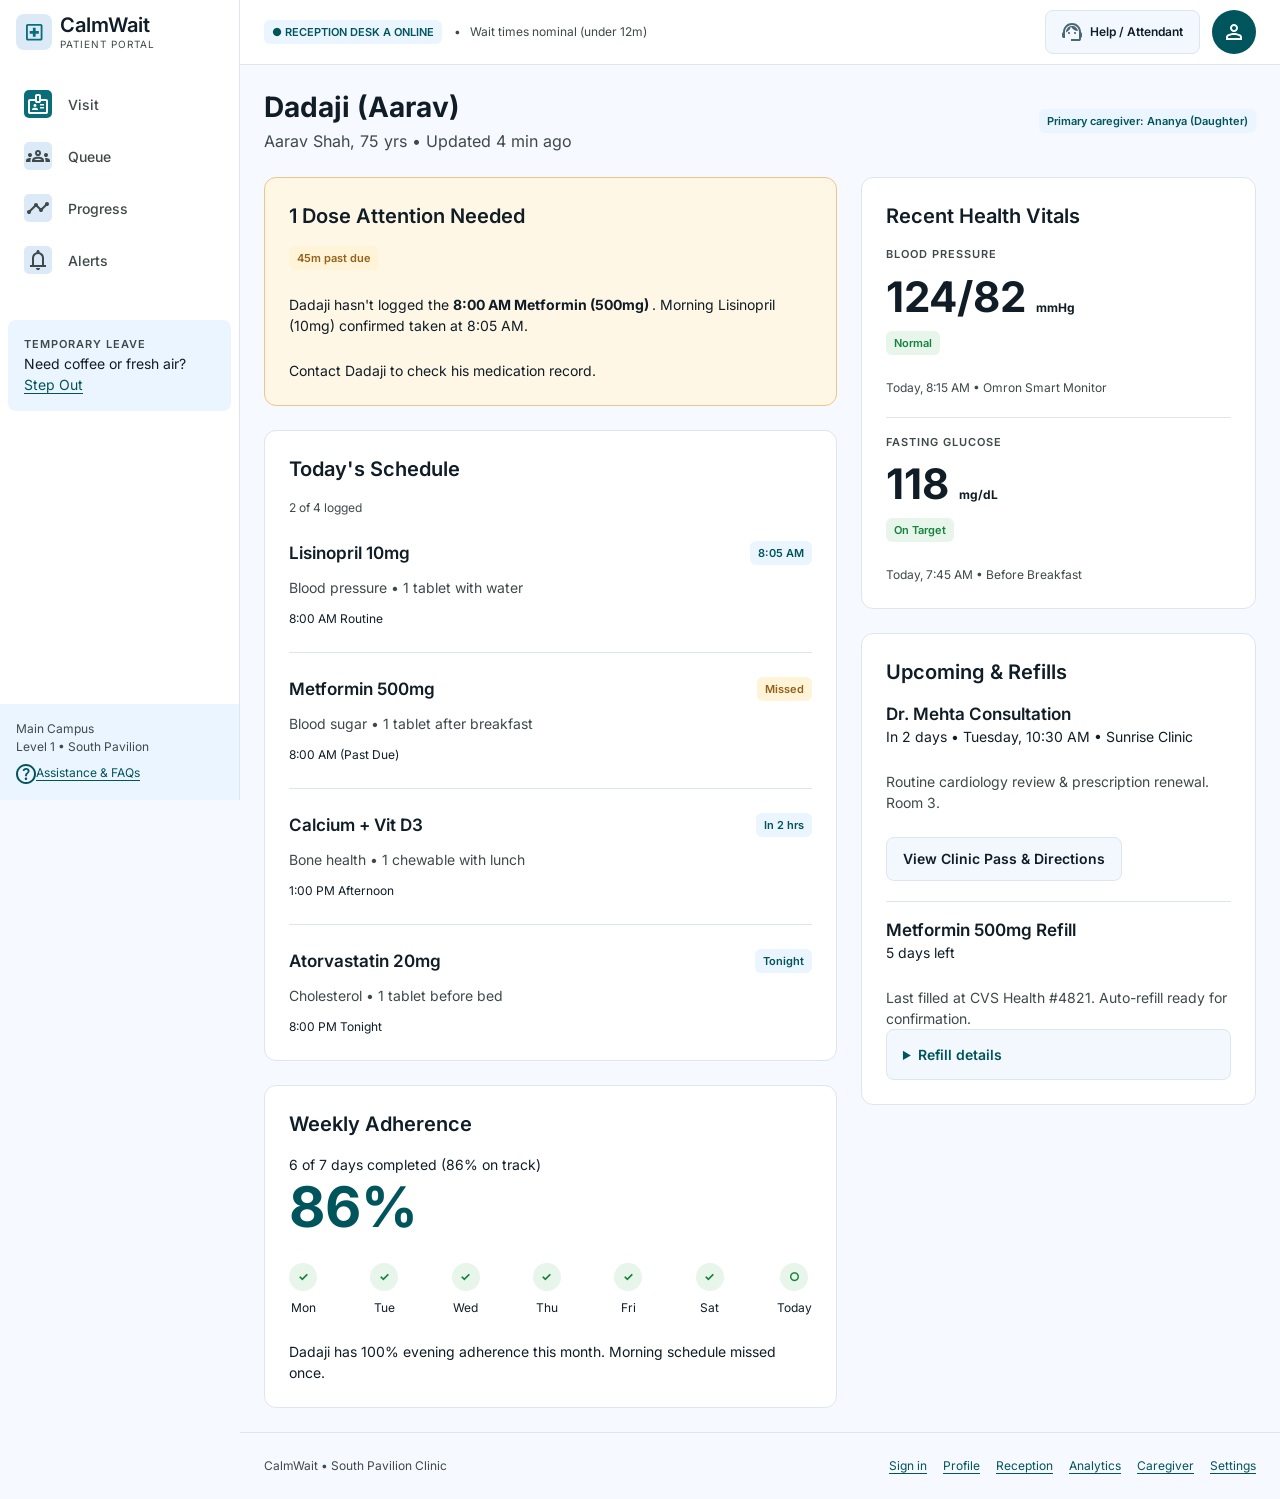
<file: project/caregiver/index.html>
<!DOCTYPE html>
<html lang="en">
 <head>
  <meta charset="utf-8"/>
  <meta content="width=device-width, initial-scale=1" name="viewport"/>
  <meta content="Caregiver Dashboard at CalmWait, South Pavilion Clinic." name="description"/>
  <title>
   Caregiver Dashboard | CalmWait
  </title>
  <link href="../css/global.css" rel="stylesheet"/>
  <link href="style.css" rel="stylesheet"/>
 </head>
 <body class="caregiver-page">
  <a class="skip-link" href="#main-content">
   Skip to main content
  </a>
  <div class="workspace">
   <!-- Shared navigation stays in normal document flow at every viewport. -->
   <aside class="sidebar">
    <a class="brand" href="../home/index.html">
     <span class="logo-tile">
      <img alt="" class="icon" src="../assets/icons/logo.svg"/>
     </span>
     <span>
      <strong class="brand-name">
       CalmWait
      </strong>
      <span class="brand-caption">
       PATIENT PORTAL
      </span>
     </span>
    </a>
    <nav aria-label="Primary" class="side-nav">
     <a href="../home/index.html">
      <span class="glyph">
       <img alt="" class="icon" src="../assets/icons/visit.svg"/>
      </span>
      Visit
     </a>
     <a href="../services/index.html">
      <span class="glyph">
       <img alt="" class="icon" src="../assets/icons/queue.svg"/>
      </span>
      Queue
     </a>
     <a href="../blog/index.html">
      <span class="glyph">
       <img alt="" class="icon" src="../assets/icons/progress.svg"/>
      </span>
      Progress
     </a>
     <a href="../contact/index.html">
      <span class="glyph">
       <img alt="" class="icon" src="../assets/icons/alerts.svg"/>
      </span>
      Alerts
     </a>
    </nav>
    <section class="sidebar-note">
     <p class="eyebrow">
      Temporary leave
     </p>
     <p>
      Need coffee or fresh air?
     </p>
     <a href="../step-out/index.html">
      Step Out
     </a>
    </section>
    <footer class="sidebar-footer">
     <p>
      Main Campus
      <br/>
      Level 1 • South Pavilion
     </p>
     <a href="../contact/index.html#help">
      <img alt="" class="icon" src="../assets/icons/help.svg"/>
      Assistance &amp; FAQs
     </a>
    </footer>
   </aside>
   <div class="page">
    <header class="topbar">
     <div class="topbar-status">
      <span class="badge">
       ● RECEPTION DESK A ONLINE
      </span>
      <span class="muted">
       •   Wait times nominal (under 12m)
      </span>
     </div>
     <nav aria-label="Account and help" class="topbar-actions">
      <a class="btn btn-secondary" href="../contact/index.html#help">
       <img alt="" class="icon" src="../assets/icons/headset.svg"/>
       Help / Attendant
      </a>
      <a aria-label="Patient profile" class="avatar" href="../about/index.html">
       <img alt="" class="icon" src="../assets/icons/profile.svg"/>
      </a>
     </nav>
    </header>
    <!-- Page content. Values reproduce the Figma sample, not a live clinical feed. -->
    <main class="container" id="main-content">
     <header class="page-heading">
      <div>
       <h1>
        Dadaji (Aarav)
       </h1>
       <p>
        Aarav Shah, 75 yrs • Updated 4 min ago
       </p>
      </div>
      <div class="actions">
       <span class="badge">
        Primary caregiver: Ananya (Daughter)
       </span>
      </div>
     </header>
     <div class="content-columns">
      <div class="main-column">
       <section class="card banner-warning">
        <h2 class="card-title">
         1 Dose Attention Needed
        </h2>
        <span class="badge badge-warning">
         45m past due
        </span>
        <p class="section-gap">
         Dadaji hasn't logged the
         <strong>
          8:00 AM Metformin (500mg)
         </strong>
         . Morning Lisinopril (10mg) confirmed taken at 8:05 AM.
        </p>
        <p class="section-gap">
         Contact Dadaji to check his medication record.
        </p>
       </section>
       <section class="card">
        <h2 class="card-title">
         Today's Schedule
        </h2>
        <p class="small muted">
         2 of 4 logged
        </p>
        <ul class="dose-list">
         <li>
          <div class="row spread wrap">
           <h3>
            Lisinopril 10mg
           </h3>
           <span class="badge">
            8:05 AM
           </span>
          </div>
          <p class="muted">
           Blood pressure • 1 tablet with water
          </p>
          <p class="small">
           8:00 AM Routine
          </p>
         </li>
         <li>
          <div class="row spread wrap">
           <h3>
            Metformin 500mg
           </h3>
           <span class="badge badge-warning">
            Missed
           </span>
          </div>
          <p class="muted">
           Blood sugar • 1 tablet after breakfast
          </p>
          <p class="small">
           8:00 AM (Past Due)
          </p>
         </li>
         <li>
          <div class="row spread wrap">
           <h3>
            Calcium + Vit D3
           </h3>
           <span class="badge">
            In 2 hrs
           </span>
          </div>
          <p class="muted">
           Bone health • 1 chewable with lunch
          </p>
          <p class="small">
           1:00 PM Afternoon
          </p>
         </li>
         <li>
          <div class="row spread wrap">
           <h3>
            Atorvastatin 20mg
           </h3>
           <span class="badge">
            Tonight
           </span>
          </div>
          <p class="muted">
           Cholesterol • 1 tablet before bed
          </p>
          <p class="small">
           8:00 PM Tonight
          </p>
         </li>
        </ul>
       </section>
       <section class="card">
        <h2 class="card-title">
         Weekly Adherence
        </h2>
        <p>
         6 of 7 days completed (86% on track)
        </p>
        <strong class="large-value accent">
         86%
        </strong>
        <div class="week-days">
         <span>
          <strong>
           ✓
          </strong>
          Mon
         </span>
         <span>
          <strong>
           ✓
          </strong>
          Tue
         </span>
         <span>
          <strong>
           ✓
          </strong>
          Wed
         </span>
         <span>
          <strong>
           ✓
          </strong>
          Thu
         </span>
         <span>
          <strong>
           ✓
          </strong>
          Fri
         </span>
         <span>
          <strong>
           ✓
          </strong>
          Sat
         </span>
         <span>
          <strong>
           ○
          </strong>
          Today
         </span>
        </div>
        <p>
         Dadaji has 100% evening adherence this month. Morning schedule missed once.
        </p>
       </section>
      </div>
      <aside aria-label="Visit details" class="rail">
       <section class="card">
        <h2 class="card-title">
         Recent Health Vitals
        </h2>
        <div class="stack">
         <article>
          <p class="eyebrow">
           Blood Pressure
          </p>
          <strong class="stat-value">
           124/82
           <span class="small">
            mmHg
           </span>
          </strong>
          <span class="badge badge-success">
           Normal
          </span>
          <p class="small muted section-gap">
           Today, 8:15 AM • Omron Smart Monitor
          </p>
         </article>
         <article class="rule">
          <p class="eyebrow">
           Fasting Glucose
          </p>
          <strong class="stat-value">
           118
           <span class="small">
            mg/dL
           </span>
          </strong>
          <span class="badge badge-success">
           On Target
          </span>
          <p class="small muted section-gap">
           Today, 7:45 AM • Before Breakfast
          </p>
         </article>
        </div>
       </section>
       <section class="card">
        <h2 class="card-title">
         Upcoming &amp; Refills
        </h2>
        <div class="stack">
         <article>
          <h3>
           Dr. Mehta Consultation
          </h3>
          <p>
           In 2 days • Tuesday, 10:30 AM • Sunrise Clinic
          </p>
          <p class="muted section-gap">
           Routine cardiology review &amp; prescription renewal. Room 3.
          </p>
          <p class="section-gap">
           <a class="btn btn-secondary" href="../home/index.html">
            View Clinic Pass &amp; Directions
           </a>
          </p>
         </article>
         <article class="rule">
          <h3>
           Metformin 500mg Refill
          </h3>
          <p>
           5 days left
          </p>
          <p class="muted section-gap">
           Last filled at CVS Health #4821. Auto-refill ready for confirmation.
          </p>
          <details>
           <summary>
            Refill details
           </summary>
           <div class="disclosure-content">
            <p>
             This preview cannot order medication. Contact the pharmacy to arrange a refill.
            </p>
           </div>
          </details>
         </article>
        </div>
       </section>
      </aside>
     </div>
    </main>
    <footer class="support-footer">
     <span>
      CalmWait • South Pavilion Clinic
     </span>
     <nav aria-label="More pages">
      <a href="../sign-in/index.html">
       Sign in
      </a>
      <a href="../about/index.html">
       Profile
      </a>
      <a href="../reception/index.html">
       Reception
      </a>
      <a href="../analytics/index.html">
       Analytics
      </a>
      <a href="../caregiver/index.html">
       Caregiver
      </a>
      <a href="../settings/index.html">
       Settings
      </a>
     </nav>
    </footer>
   </div>
  </div>
 </body>
</html>
</file>
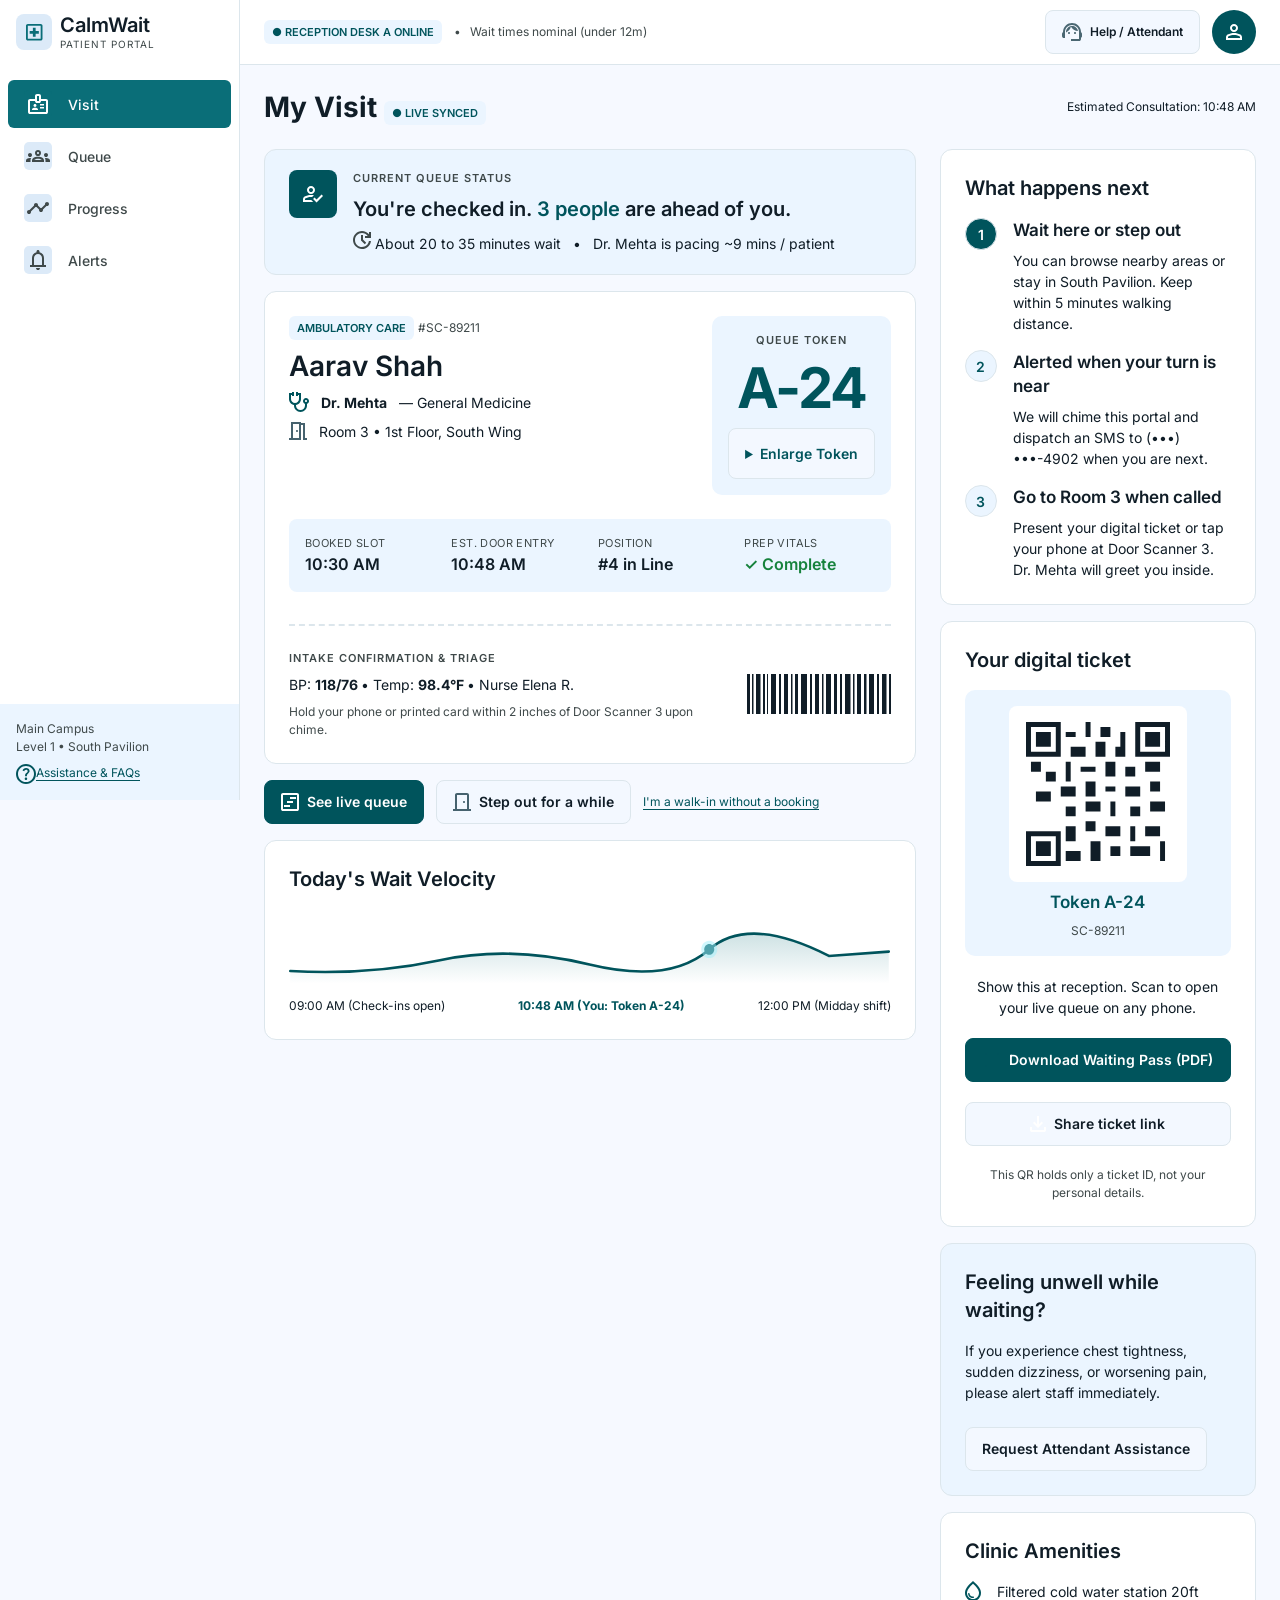
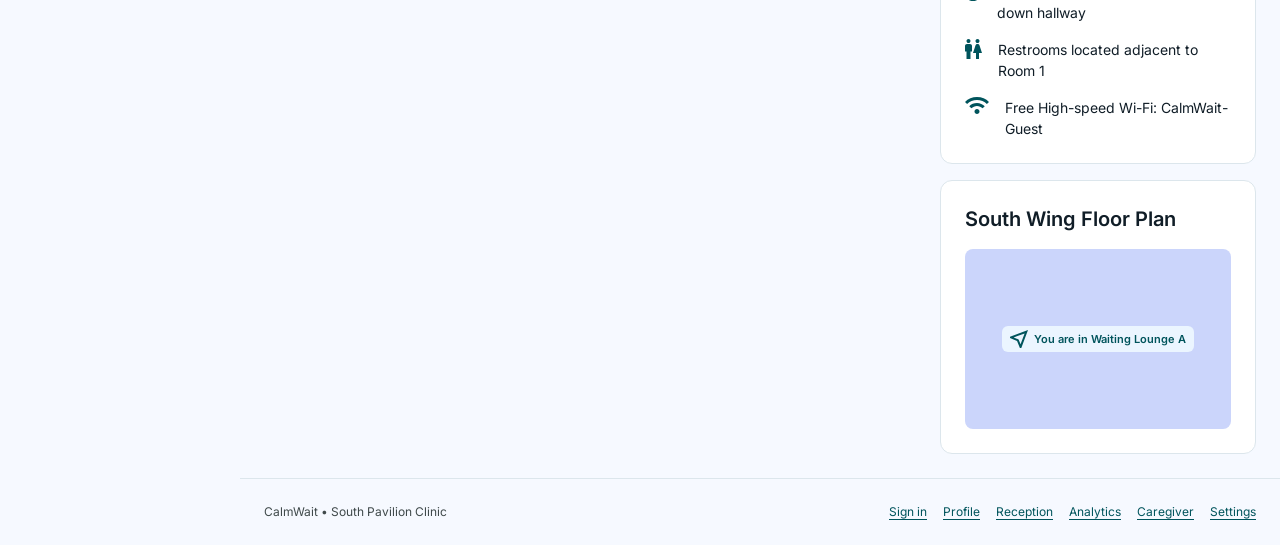
<file: project/home/index.html>
<!DOCTYPE html>
<html lang="en">
 <head>
  <meta charset="utf-8"/>
  <meta content="width=device-width, initial-scale=1" name="viewport"/>
  <meta content="My Visit at CalmWait, South Pavilion Clinic." name="description"/>
  <title>
   My Visit | CalmWait
  </title>
  <link href="../css/global.css" rel="stylesheet"/>
  <link href="style.css" rel="stylesheet"/>
 </head>
 <body class="home-page">
  <a class="skip-link" href="#main-content">
   Skip to main content
  </a>
  <div class="workspace">
   <!-- Shared navigation stays in normal document flow at every viewport. -->
   <aside class="sidebar">
    <a class="brand" href="../home/index.html">
     <span class="logo-tile">
      <img alt="" class="icon" src="../assets/icons/logo.svg"/>
     </span>
     <span>
      <strong class="brand-name">
       CalmWait
      </strong>
      <span class="brand-caption">
       PATIENT PORTAL
      </span>
     </span>
    </a>
    <nav aria-label="Primary" class="side-nav">
     <a aria-current="page" href="../home/index.html">
      <span class="glyph">
       <img alt="" class="icon" src="../assets/icons/visit.svg"/>
      </span>
      Visit
     </a>
     <a href="../services/index.html">
      <span class="glyph">
       <img alt="" class="icon" src="../assets/icons/queue.svg"/>
      </span>
      Queue
     </a>
     <a href="../blog/index.html">
      <span class="glyph">
       <img alt="" class="icon" src="../assets/icons/progress.svg"/>
      </span>
      Progress
     </a>
     <a href="../contact/index.html">
      <span class="glyph">
       <img alt="" class="icon" src="../assets/icons/alerts.svg"/>
      </span>
      Alerts
     </a>
    </nav>
    <footer class="sidebar-footer">
     <p>
      Main Campus
      <br/>
      Level 1 • South Pavilion
     </p>
     <a href="../contact/index.html#help">
      <img alt="" class="icon" src="../assets/icons/help.svg"/>
      Assistance &amp; FAQs
     </a>
    </footer>
   </aside>
   <div class="page">
    <header class="topbar">
     <div class="topbar-status">
      <span class="badge">
       ● RECEPTION DESK A ONLINE
      </span>
      <span class="muted">
       •   Wait times nominal (under 12m)
      </span>
     </div>
     <nav aria-label="Account and help" class="topbar-actions">
      <a class="btn btn-secondary" href="../contact/index.html#help">
       <img alt="" class="icon" src="../assets/icons/headset.svg"/>
       Help / Attendant
      </a>
      <a aria-label="Patient profile" class="avatar" href="../about/index.html">
       <img alt="" class="icon" src="../assets/icons/profile.svg"/>
      </a>
     </nav>
    </header>
    <!-- Page content. Values reproduce the Figma sample, not a live clinical feed. -->
    <main class="container" id="main-content">
     <header class="page-heading">
      <div>
       <h1>
        My Visit
        <span class="badge">
         ● LIVE SYNCED
        </span>
       </h1>
      </div>
      <div class="actions">
       <span class="small">
        Estimated Consultation: 10:48 AM
       </span>
      </div>
     </header>
     <div class="content-columns">
      <div class="main-column">
       <section class="banner visit-status">
        <div class="row">
         <span class="status-icon">
          <img alt="" class="icon" src="../assets/icons/checked-in.svg"/>
         </span>
         <div class="stack-small">
          <p class="eyebrow">
           Current queue status
          </p>
          <h2>
           You're checked in.
           <span class="accent">
            3 people
           </span>
           are ahead of you.
          </h2>
          <p>
           <img alt="" class="icon" src="../assets/icons/hourglass.svg"/>
           About 20 to 35 minutes wait   •   Dr. Mehta is pacing ~9 mins / patient
          </p>
         </div>
        </div>
       </section>
       <section class="card boarding-pass">
        <div class="row spread wrap">
         <div class="stack-small grow">
          <p>
           <span class="badge">
            AMBULATORY CARE
           </span>
           <span class="small muted">
            #SC-89211
           </span>
          </p>
          <h2 class="patient-name">
           Aarav Shah
          </h2>
          <p class="inline">
           <img alt="" class="icon" src="../assets/icons/doctor.svg"/>
           <strong>
            Dr. Mehta
           </strong>
           — General Medicine
          </p>
          <p class="inline">
           <img alt="" class="icon" src="../assets/icons/door.svg"/>
           Room 3 • 1st Floor, South Wing
          </p>
         </div>
         <div class="token-box">
          <p class="eyebrow">
           Queue token
          </p>
          <strong class="token">
           A-24
          </strong>
          <details>
           <summary>
            Enlarge Token
           </summary>
           <div class="disclosure-content">
            <strong class="large-value">
             A-24
            </strong>
           </div>
          </details>
         </div>
        </div>
        <div class="pass-facts">
         <dl class="metadata">
          <div>
           <dt>
            Booked slot
           </dt>
           <dd>
            10:30 AM
           </dd>
          </div>
          <div>
           <dt>
            Est. door entry
           </dt>
           <dd>
            10:48 AM
           </dd>
          </div>
          <div>
           <dt>
            Position
           </dt>
           <dd>
            #4 in Line
           </dd>
          </div>
          <div>
           <dt>
            Prep vitals
           </dt>
           <dd>
            <span class="success">
             ✓ Complete
            </span>
           </dd>
          </div>
         </dl>
        </div>
        <footer class="pass-stub">
         <div class="stack-small">
          <p class="eyebrow">
           Intake confirmation &amp; triage
          </p>
          <p>
           BP:
           <strong>
            118/76
           </strong>
           • Temp:
           <strong>
            98.4°F
           </strong>
           • Nurse Elena R.
          </p>
          <p class="small muted">
           Hold your phone or printed card within 2 inches of Door Scanner 3 upon chime.
          </p>
         </div>
         <img alt="Sample boarding pass barcode SC-89211-A24" height="40" src="../assets/images/pass-barcode.svg" width="144"/>
        </footer>
       </section>
       <nav aria-label="Visit actions" class="actions">
        <a class="btn" href="../services/index.html">
         <img alt="" class="icon" src="../assets/icons/queue-action.svg"/>
         See live queue
        </a>
        <a class="btn btn-secondary" href="../step-out/index.html">
         <img alt="" class="icon" src="../assets/icons/step-out.svg"/>
         Step out for a while
        </a>
        <a class="small" href="../sign-in/index.html">
         I'm a walk-in without a booking
        </a>
       </nav>
       <section class="card">
        <h2 class="card-title">
         Today's Wait Velocity
        </h2>
        <div aria-label="Wait velocity increases around 10:48 AM and settles before midday" class="velocity-graph" role="img">
        </div>
        <div class="row spread small wrap">
         <span>
          09:00 AM (Check-ins open)
         </span>
         <strong class="accent">
          10:48 AM (You: Token A-24)
         </strong>
         <span>
          12:00 PM (Midday shift)
         </span>
        </div>
       </section>
      </div>
      <aside aria-label="Visit details" class="rail">
       <section class="card">
        <h2 class="card-title">
         What happens next
        </h2>
        <ol class="list-clean">
         <li class="row">
          <span class="number number-complete">
           1
          </span>
          <div class="stack-small">
           <h3>
            Wait here or step out
           </h3>
           <p>
            You can browse nearby areas or stay in South Pavilion. Keep within 5 minutes walking distance.
           </p>
          </div>
         </li>
         <li class="row">
          <span class="number">
           2
          </span>
          <div class="stack-small">
           <h3>
            Alerted when your turn is near
           </h3>
           <p>
            We will chime this portal and dispatch an SMS to (•••) •••-4902 when you are next.
           </p>
          </div>
         </li>
         <li class="row">
          <span class="number">
           3
          </span>
          <div class="stack-small">
           <h3>
            Go to Room 3 when called
           </h3>
           <p>
            Present your digital ticket or tap your phone at Door Scanner 3. Dr. Mehta will greet you inside.
           </p>
          </div>
         </li>
        </ol>
       </section>
       <section class="card">
        <h2 class="card-title">
         Your digital ticket
        </h2>
        <div class="stack text-center">
         <div class="token-box">
          <div class="ticket-code ticket-code-square">
           <img alt="Sample ticket QR from the Figma design" height="144" src="../assets/icons/ticket-qr.svg" width="144"/>
          </div>
          <h3>
           Token A-24
          </h3>
          <p class="small muted">
           SC-89211
          </p>
         </div>
         <p>
          Show this at reception. Scan to open your live queue on any phone.
         </p>
         <a class="btn" download="" href="../assets/waiting-pass.pdf">
          <img alt="" class="icon" src="../assets/icons/download.svg"/>
          Download Waiting Pass (PDF)
         </a>
         <a class="btn btn-secondary" href="mailto:?subject=CalmWait%20visit&amp;body=Token%20A-24%20at%20South%20Pavilion.%20Room%203.">
          <img alt="" class="icon" src="../assets/icons/share.svg"/>
          Share ticket link
         </a>
         <p class="small muted">
          This QR holds only a ticket ID, not your personal details.
         </p>
        </div>
       </section>
       <section class="card surface-soft">
        <h2 class="card-title">
         Feeling unwell while waiting?
        </h2>
        <p>
         If you experience chest tightness, sudden dizziness, or worsening pain, please alert staff immediately.
        </p>
        <p class="section-gap">
         <a class="btn btn-secondary" href="../contact/index.html#help">
          Request Attendant Assistance
         </a>
        </p>
       </section>
       <section class="card">
        <h2 class="card-title">
         Clinic Amenities
        </h2>
        <ul class="list-clean">
         <li class="row">
          <img alt="" class="icon" src="../assets/icons/water.svg"/>
          <span>
           Filtered cold water station 20ft down hallway
          </span>
         </li>
         <li class="row">
          <img alt="" class="icon" src="../assets/icons/restrooms.svg"/>
          <span>
           Restrooms located adjacent to Room 1
          </span>
         </li>
         <li class="row">
          <img alt="" class="icon" src="../assets/icons/wifi.svg"/>
          <span>
           Free High-speed Wi-Fi: CalmWait-Guest
          </span>
         </li>
        </ul>
       </section>
       <section class="card">
        <h2 class="card-title">
         South Wing Floor Plan
        </h2>
        <div class="floor-plan">
         <span class="badge">
          <img alt="" class="icon" src="../assets/icons/direction.svg"/>
          You are in Waiting Lounge A
         </span>
        </div>
       </section>
      </aside>
     </div>
    </main>
    <footer class="support-footer">
     <span>
      CalmWait • South Pavilion Clinic
     </span>
     <nav aria-label="More pages">
      <a href="../sign-in/index.html">
       Sign in
      </a>
      <a href="../about/index.html">
       Profile
      </a>
      <a href="../reception/index.html">
       Reception
      </a>
      <a href="../analytics/index.html">
       Analytics
      </a>
      <a href="../caregiver/index.html">
       Caregiver
      </a>
      <a href="../settings/index.html">
       Settings
      </a>
     </nav>
    </footer>
   </div>
  </div>
 </body>
</html>
</file>
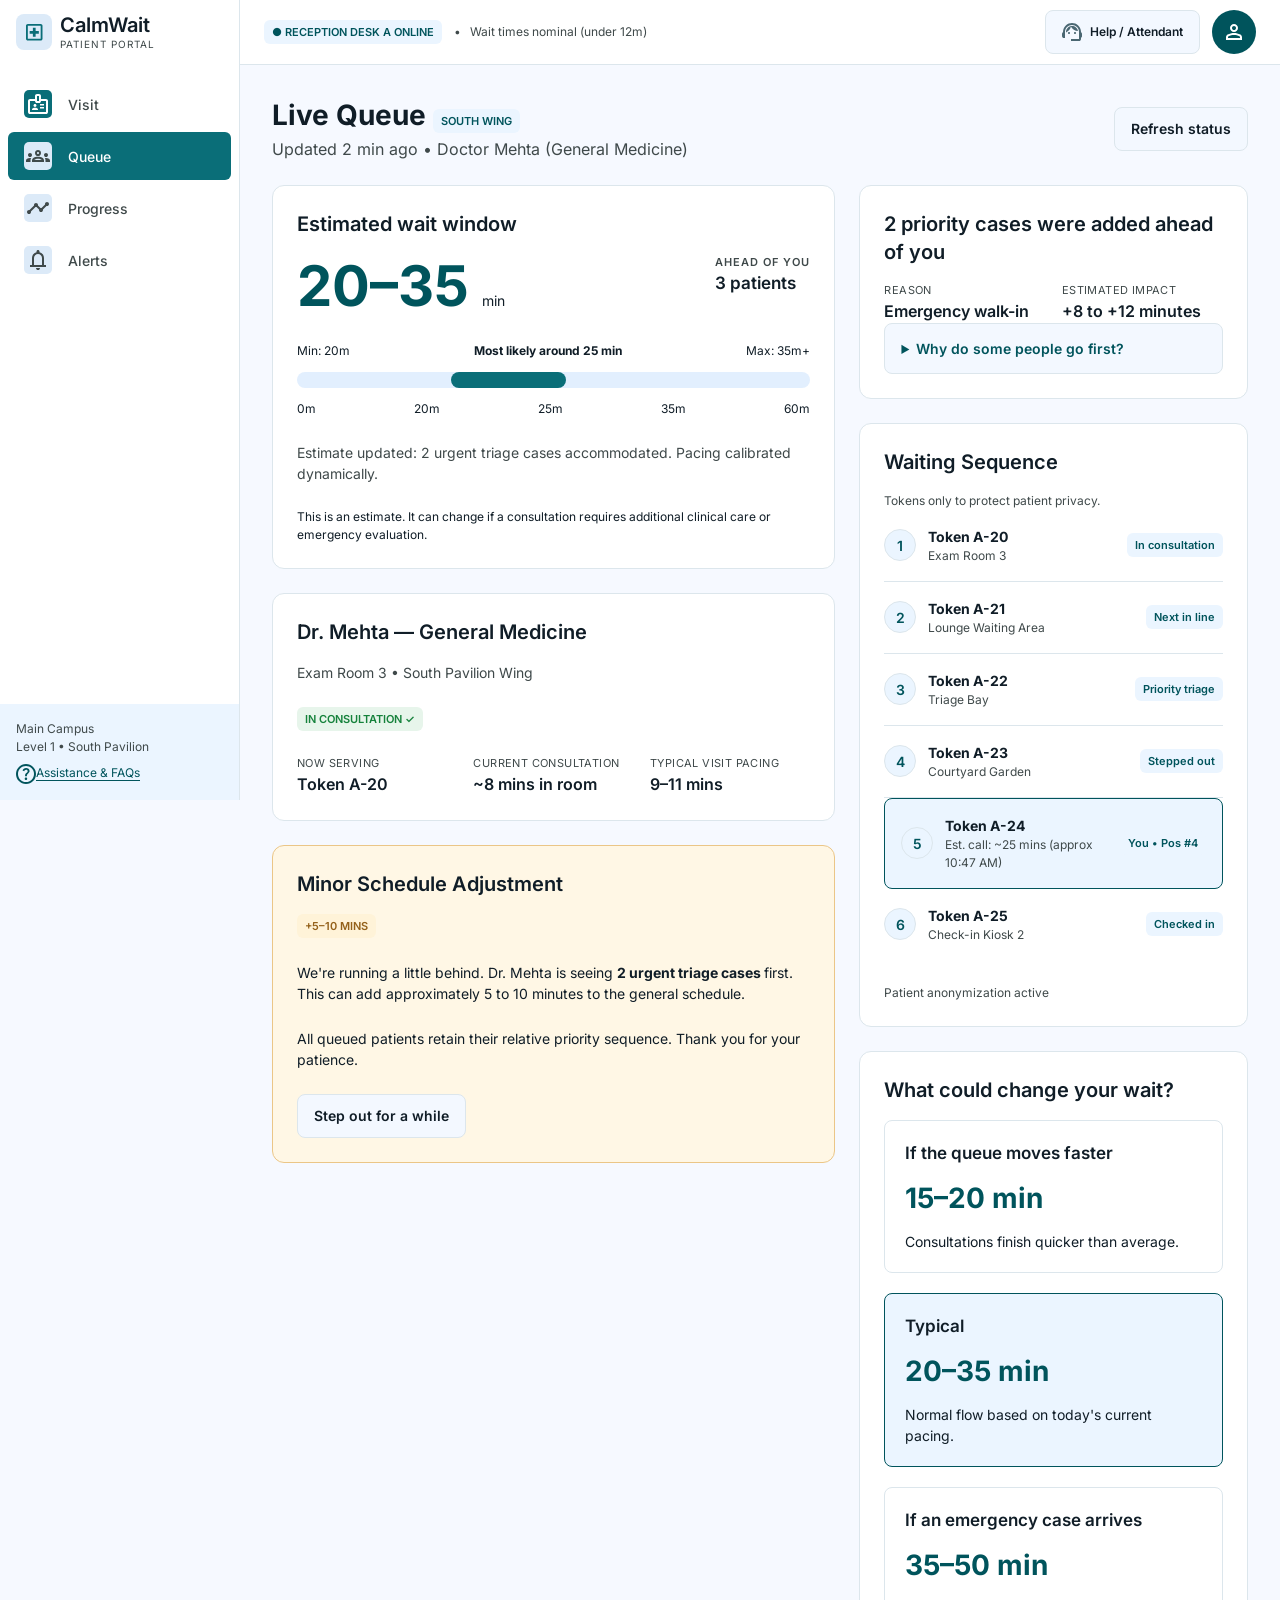
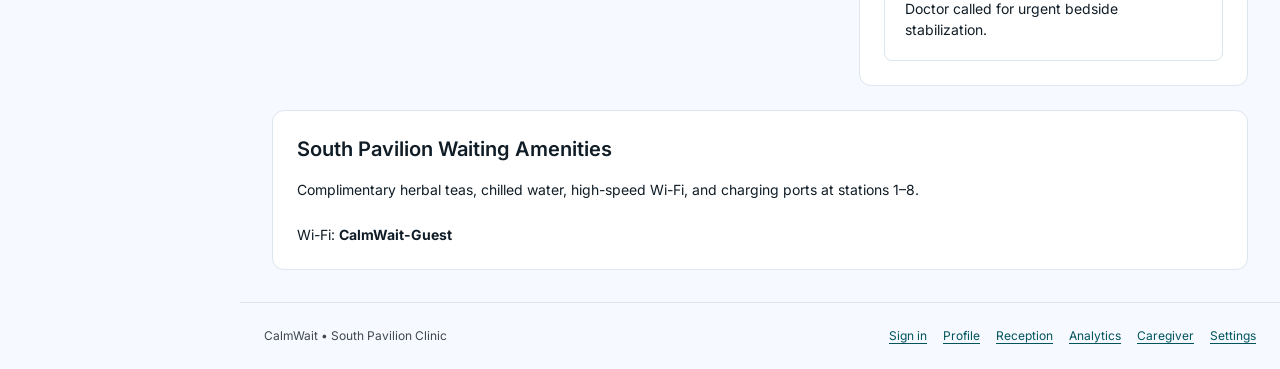
<file: project/live-queue/index.html>
<!DOCTYPE html>
<html lang="en">
 <head>
  <meta charset="utf-8"/>
  <meta content="width=device-width, initial-scale=1" name="viewport"/>
  <meta content="Live Queue at CalmWait, South Pavilion Clinic." name="description"/>
  <title>
   Live Queue | CalmWait
  </title>
  <link href="../css/global.css" rel="stylesheet"/>
  <link href="style.css" rel="stylesheet"/>
 </head>
 <body class="services-page">
  <a class="skip-link" href="#main-content">
   Skip to main content
  </a>
  <div class="workspace">
   <!-- Shared navigation stays in normal document flow at every viewport. -->
   <aside class="sidebar">
    <a class="brand" href="../home/index.html">
     <span class="logo-tile">
      <img alt="" class="icon" src="../assets/icons/logo.svg"/>
     </span>
     <span>
      <strong class="brand-name">
       CalmWait
      </strong>
      <span class="brand-caption">
       PATIENT PORTAL
      </span>
     </span>
    </a>
    <nav aria-label="Primary" class="side-nav">
     <a href="../home/index.html">
      <span class="glyph">
       <img alt="" class="icon" src="../assets/icons/visit.svg"/>
      </span>
      Visit
     </a>
     <a aria-current="page" href="../services/index.html">
      <span class="glyph">
       <img alt="" class="icon" src="../assets/icons/queue.svg"/>
      </span>
      Queue
     </a>
     <a href="../blog/index.html">
      <span class="glyph">
       <img alt="" class="icon" src="../assets/icons/progress.svg"/>
      </span>
      Progress
     </a>
     <a href="../contact/index.html">
      <span class="glyph">
       <img alt="" class="icon" src="../assets/icons/alerts.svg"/>
      </span>
      Alerts
     </a>
    </nav>
    <footer class="sidebar-footer">
     <p>
      Main Campus
      <br/>
      Level 1 • South Pavilion
     </p>
     <a href="../contact/index.html#help">
      <img alt="" class="icon" src="../assets/icons/help.svg"/>
      Assistance &amp; FAQs
     </a>
    </footer>
   </aside>
   <div class="page">
    <header class="topbar">
     <div class="topbar-status">
      <span class="badge">
       ● RECEPTION DESK A ONLINE
      </span>
      <span class="muted">
       •   Wait times nominal (under 12m)
      </span>
     </div>
     <nav aria-label="Account and help" class="topbar-actions">
      <a class="btn btn-secondary" href="../contact/index.html#help">
       <img alt="" class="icon" src="../assets/icons/headset.svg"/>
       Help / Attendant
      </a>
      <a aria-label="Patient profile" class="avatar" href="../about/index.html">
       <img alt="" class="icon" src="../assets/icons/profile.svg"/>
      </a>
     </nav>
    </header>
    <!-- Page content. Values reproduce the Figma sample, not a live clinical feed. -->
    <main class="container" id="main-content">
     <header class="page-heading">
      <div>
       <h1>
        Live Queue
        <span class="badge">
         SOUTH WING
        </span>
       </h1>
       <p>
        Updated 2 min ago • Doctor Mehta (General Medicine)
       </p>
      </div>
      <div class="actions">
       <a class="btn btn-secondary" href="index.html">
        Refresh status
       </a>
      </div>
     </header>
     <div class="content-columns">
      <div class="main-column">
       <section class="card">
        <h2 class="card-title">
         Estimated wait window
        </h2>
        <div class="row spread wrap">
         <div>
          <strong class="large-value accent">
           20–35
          </strong>
          min
         </div>
         <div>
          <p class="eyebrow">
           Ahead of you
          </p>
          <h3>
           3 patients
          </h3>
         </div>
        </div>
        <div class="wait-scale">
         <span>
          Min: 20m
         </span>
         <strong>
          Most likely around 25 min
         </strong>
         <span>
          Max: 35m+
         </span>
        </div>
        <div aria-hidden="true" class="wait-track">
         <span>
         </span>
        </div>
        <div class="row spread small">
         <span>
          0m
         </span>
         <span>
          20m
         </span>
         <span>
          25m
         </span>
         <span>
          35m
         </span>
         <span>
          60m
         </span>
        </div>
        <p class="section-gap muted">
         Estimate updated: 2 urgent triage cases accommodated. Pacing calibrated dynamically.
        </p>
        <p class="small section-gap">
         This is an estimate. It can change if a consultation requires additional clinical care or emergency evaluation.
        </p>
       </section>
       <section class="card">
        <h2 class="card-title">
         Dr. Mehta — General Medicine
        </h2>
        <p class="muted">
         Exam Room 3 • South Pavilion Wing
        </p>
        <p class="section-gap">
         <span class="badge badge-success">
          IN CONSULTATION ✓
         </span>
        </p>
        <div class="stack section-gap">
         <dl class="metadata">
          <div>
           <dt>
            Now serving
           </dt>
           <dd>
            Token A-20
           </dd>
          </div>
          <div>
           <dt>
            Current consultation
           </dt>
           <dd>
            ~8 mins in room
           </dd>
          </div>
          <div>
           <dt>
            Typical visit pacing
           </dt>
           <dd>
            9–11 mins
           </dd>
          </div>
         </dl>
        </div>
       </section>
       <section class="card banner-warning">
        <h2 class="card-title">
         Minor Schedule Adjustment
        </h2>
        <span class="badge badge-warning">
         +5–10 MINS
        </span>
        <p class="section-gap">
         We're running a little behind. Dr. Mehta is seeing
         <strong>
          2 urgent triage cases
         </strong>
         first. This can add approximately 5 to 10 minutes to the general schedule.
        </p>
        <p class="section-gap">
         All queued patients retain their relative priority sequence. Thank you for your patience.
        </p>
        <p class="section-gap">
         <a class="btn btn-secondary" href="../step-out/index.html">
          Step out for a while
         </a>
        </p>
       </section>
      </div>
      <aside aria-label="Visit details" class="rail">
       <section class="card">
        <h2 class="card-title">
         2 priority cases were added ahead of you
        </h2>
        <dl class="metadata">
         <div>
          <dt>
           Reason
          </dt>
          <dd>
           Emergency walk-in
          </dd>
         </div>
         <div>
          <dt>
           Estimated impact
          </dt>
          <dd>
           +8 to +12 minutes
          </dd>
         </div>
        </dl>
        <details>
         <summary>
          Why do some people go first?
         </summary>
         <div class="disclosure-content">
          <p>
           Clinical urgency determines triage priority. Your token keeps its place relative to other routine consultations.
          </p>
         </div>
        </details>
       </section>
       <section class="card">
        <h2 class="card-title">
         Waiting Sequence
        </h2>
        <p class="muted small">
         Tokens only to protect patient privacy.
        </p>
        <ol class="queue-list">
         <li class="queue-item">
          <span class="number">
           1
          </span>
          <div class="grow">
           <strong>
            Token A-20
           </strong>
           <p class="small muted">
            Exam Room 3
           </p>
          </div>
          <span class="badge">
           In consultation
          </span>
         </li>
         <li class="queue-item">
          <span class="number">
           2
          </span>
          <div class="grow">
           <strong>
            Token A-21
           </strong>
           <p class="small muted">
            Lounge Waiting Area
           </p>
          </div>
          <span class="badge">
           Next in line
          </span>
         </li>
         <li class="queue-item">
          <span class="number">
           3
          </span>
          <div class="grow">
           <strong>
            Token A-22
           </strong>
           <p class="small muted">
            Triage Bay
           </p>
          </div>
          <span class="badge">
           Priority triage
          </span>
         </li>
         <li class="queue-item">
          <span class="number">
           4
          </span>
          <div class="grow">
           <strong>
            Token A-23
           </strong>
           <p class="small muted">
            Courtyard Garden
           </p>
          </div>
          <span class="badge">
           Stepped out
          </span>
         </li>
         <li class="queue-item queue-item-you">
          <span class="number">
           5
          </span>
          <div class="grow">
           <strong>
            Token A-24
           </strong>
           <p class="small muted">
            Est. call: ~25 mins (approx 10:47 AM)
           </p>
          </div>
          <span class="badge">
           You • Pos #4
          </span>
         </li>
         <li class="queue-item">
          <span class="number">
           6
          </span>
          <div class="grow">
           <strong>
            Token A-25
           </strong>
           <p class="small muted">
            Check-in Kiosk 2
           </p>
          </div>
          <span class="badge">
           Checked in
          </span>
         </li>
        </ol>
        <p class="small muted section-gap">
         Patient anonymization active
        </p>
       </section>
       <section class="card">
        <h2 class="card-title">
         What could change your wait?
        </h2>
        <div class="stack">
         <article class="scenario">
          <h3>
           If the queue moves faster
          </h3>
          <strong class="scenario-value">
           15–20 min
          </strong>
          <p>
           Consultations finish quicker than average.
          </p>
         </article>
         <article class="scenario">
          <h3>
           Typical
          </h3>
          <strong class="scenario-value">
           20–35 min
          </strong>
          <p>
           Normal flow based on today's current pacing.
          </p>
         </article>
         <article class="scenario">
          <h3>
           If an emergency case arrives
          </h3>
          <strong class="scenario-value">
           35–50 min
          </strong>
          <p>
           Doctor called for urgent bedside stabilization.
          </p>
         </article>
        </div>
       </section>
      </aside>
     </div>
     <section class="card section-gap">
      <h2 class="card-title">
       South Pavilion Waiting Amenities
      </h2>
      <p>
       Complimentary herbal teas, chilled water, high-speed Wi-Fi, and charging ports at stations 1–8.
      </p>
      <p class="section-gap">
       Wi-Fi:
       <strong>
        CalmWait-Guest
       </strong>
      </p>
     </section>
    </main>
    <footer class="support-footer">
     <span>
      CalmWait • South Pavilion Clinic
     </span>
     <nav aria-label="More pages">
      <a href="../sign-in/index.html">
       Sign in
      </a>
      <a href="../about/index.html">
       Profile
      </a>
      <a href="../reception/index.html">
       Reception
      </a>
      <a href="../analytics/index.html">
       Analytics
      </a>
      <a href="../caregiver/index.html">
       Caregiver
      </a>
      <a href="../settings/index.html">
       Settings
      </a>
     </nav>
    </footer>
   </div>
  </div>
 </body>
</html>
</file>
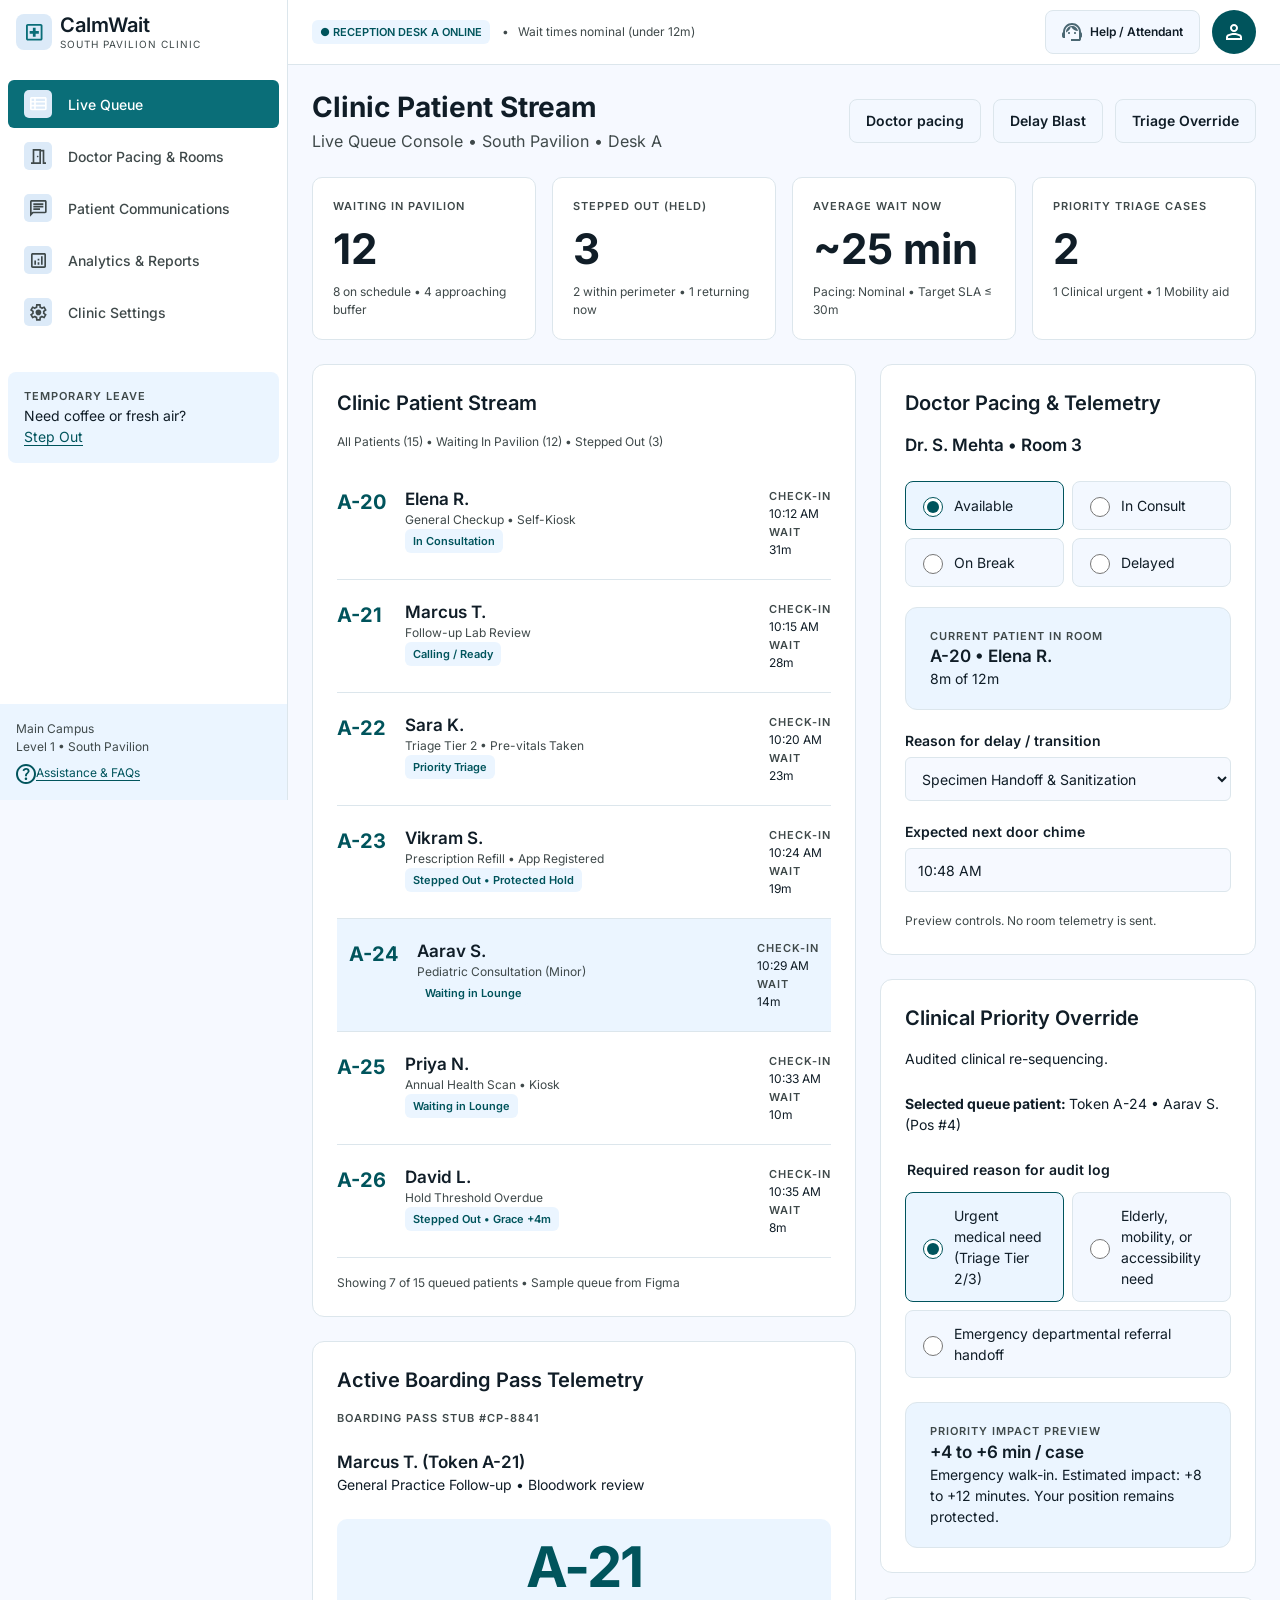
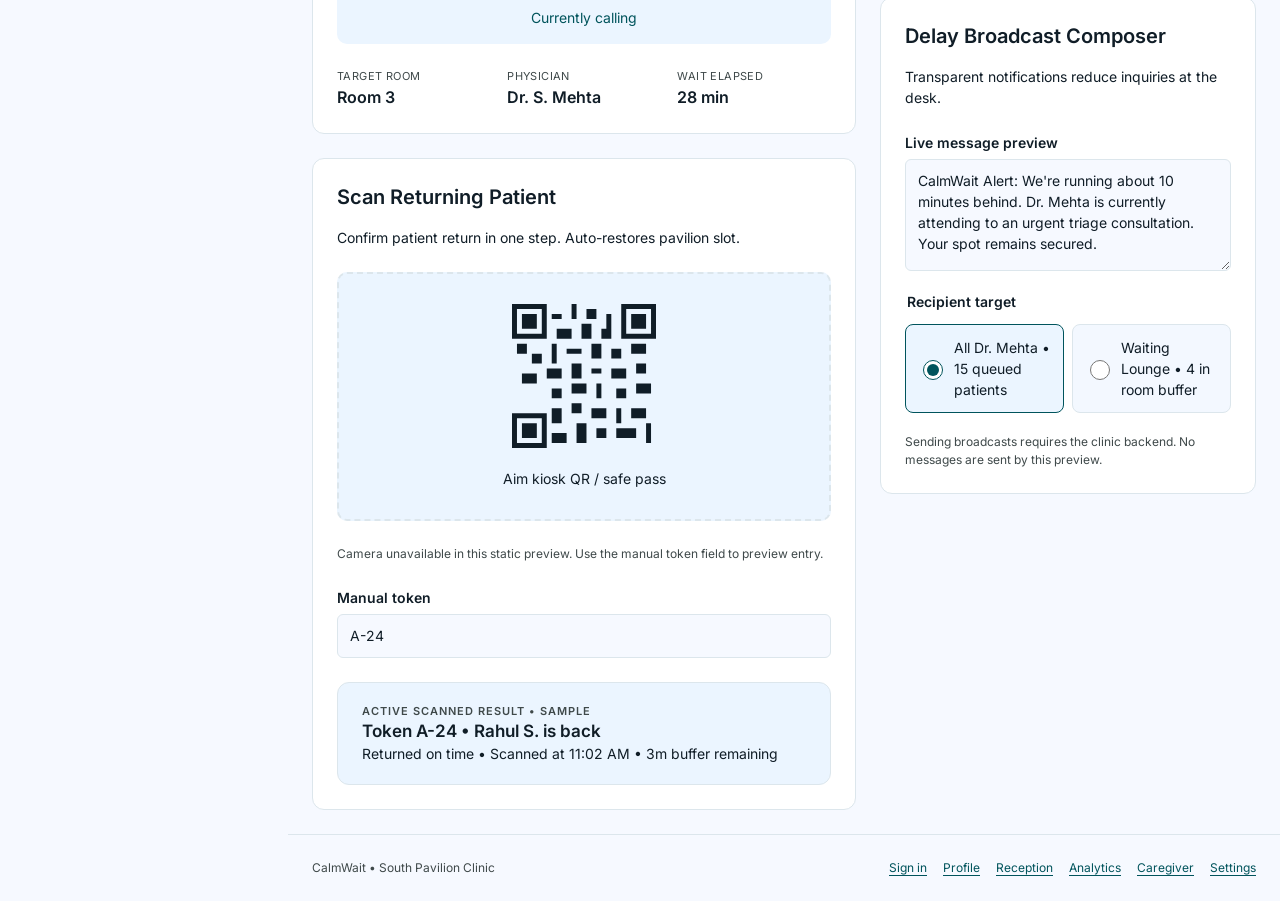
<file: project/reception/index.html>
<!DOCTYPE html>
<html lang="en">
 <head>
  <meta charset="utf-8"/>
  <meta content="width=device-width, initial-scale=1" name="viewport"/>
  <meta content="Clinic Patient Stream at CalmWait, South Pavilion Clinic." name="description"/>
  <title>
   Clinic Patient Stream | CalmWait
  </title>
  <link href="../css/global.css" rel="stylesheet"/>
  <link href="style.css" rel="stylesheet"/>
 </head>
 <body class="reception-page">
  <a class="skip-link" href="#main-content">
   Skip to main content
  </a>
  <div class="workspace staff-shell">
   <!-- Shared navigation stays in normal document flow at every viewport. -->
   <aside class="sidebar">
    <a class="brand" href="../home/index.html">
     <span class="logo-tile">
      <img alt="" class="icon" src="../assets/icons/logo.svg"/>
     </span>
     <span>
      <strong class="brand-name">
       CalmWait
      </strong>
      <span class="brand-caption">
       SOUTH PAVILION CLINIC
      </span>
     </span>
    </a>
    <nav aria-label="Primary" class="side-nav">
     <a aria-current="page" href="../reception/index.html">
      <span class="glyph">
       <img alt="" class="icon" src="../assets/icons/staff-queue.svg"/>
      </span>
      Live Queue
     </a>
     <a href="../reception/index.html#doctor">
      <span class="glyph">
       <img alt="" class="icon" src="../assets/icons/staff-doctor.svg"/>
      </span>
      Doctor Pacing &amp; Rooms
     </a>
     <a href="../reception/index.html#broadcast">
      <span class="glyph">
       <img alt="" class="icon" src="../assets/icons/staff-comms.svg"/>
      </span>
      Patient Communications
     </a>
     <a href="../analytics/index.html">
      <span class="glyph">
       <img alt="" class="icon" src="../assets/icons/staff-analytics.svg"/>
      </span>
      Analytics &amp; Reports
     </a>
     <a href="../about/index.html">
      <span class="glyph">
       <img alt="" class="icon" src="../assets/icons/staff-settings.svg"/>
      </span>
      Clinic Settings
     </a>
    </nav>
    <section class="sidebar-note">
     <p class="eyebrow">
      Temporary leave
     </p>
     <p>
      Need coffee or fresh air?
     </p>
     <a href="../step-out/index.html">
      Step Out
     </a>
    </section>
    <footer class="sidebar-footer">
     <p>
      Main Campus
      <br/>
      Level 1 • South Pavilion
     </p>
     <a href="../contact/index.html#help">
      <img alt="" class="icon" src="../assets/icons/help.svg"/>
      Assistance &amp; FAQs
     </a>
    </footer>
   </aside>
   <div class="page">
    <header class="topbar">
     <div class="topbar-status">
      <span class="badge">
       ● RECEPTION DESK A ONLINE
      </span>
      <span class="muted">
       •   Wait times nominal (under 12m)
      </span>
     </div>
     <nav aria-label="Account and help" class="topbar-actions">
      <a class="btn btn-secondary" href="../contact/index.html#help">
       <img alt="" class="icon" src="../assets/icons/headset.svg"/>
       Help / Attendant
      </a>
      <a aria-label="Patient profile" class="avatar" href="../about/index.html">
       <img alt="" class="icon" src="../assets/icons/profile.svg"/>
      </a>
     </nav>
    </header>
    <!-- Page content. Values reproduce the Figma sample, not a live clinical feed. -->
    <main class="container" id="main-content">
     <header class="page-heading">
      <div>
       <h1>
        Clinic Patient Stream
       </h1>
       <p>
        Live Queue Console • South Pavilion • Desk A
       </p>
      </div>
      <div class="actions">
       <nav class="actions">
        <a class="btn btn-secondary" href="#doctor">
         Doctor pacing
        </a>
        <a class="btn btn-secondary" href="#broadcast">
         Delay Blast
        </a>
        <a class="btn btn-secondary" href="#priority">
         Triage Override
        </a>
       </nav>
      </div>
     </header>
     <div class="stats">
      <article class="stat">
       <p class="eyebrow">
        Waiting in pavilion
       </p>
       <strong class="stat-value">
        12
       </strong>
       <p class="small muted">
        8 on schedule • 4 approaching buffer
       </p>
      </article>
      <article class="stat">
       <p class="eyebrow">
        Stepped out (held)
       </p>
       <strong class="stat-value">
        3
       </strong>
       <p class="small muted">
        2 within perimeter • 1 returning now
       </p>
      </article>
      <article class="stat">
       <p class="eyebrow">
        Average wait now
       </p>
       <strong class="stat-value">
        ~25 min
       </strong>
       <p class="small muted">
        Pacing: Nominal • Target SLA ≤ 30m
       </p>
      </article>
      <article class="stat">
       <p class="eyebrow">
        Priority triage cases
       </p>
       <strong class="stat-value">
        2
       </strong>
       <p class="small muted">
        1 Clinical urgent • 1 Mobility aid
       </p>
      </article>
     </div>
     <div class="content-columns">
      <div class="main-column">
       <section class="card">
        <h2 class="card-title">
         Clinic Patient Stream
        </h2>
        <p class="small muted">
         All Patients (15) • Waiting In Pavilion (12) • Stepped Out (3)
        </p>
        <ul class="staff-patients">
         <li>
          <strong class="staff-token">
           A-20
          </strong>
          <div class="grow">
           <h3>
            Elena R.
           </h3>
           <p class="small muted">
            General Checkup • Self-Kiosk
           </p>
           <span class="badge">
            In Consultation
           </span>
          </div>
          <div class="small">
           <span class="eyebrow">
            Check-in
           </span>
           <p>
            10:12 AM
           </p>
           <span class="eyebrow">
            Wait
           </span>
           <p>
            31m
           </p>
          </div>
         </li>
         <li>
          <strong class="staff-token">
           A-21
          </strong>
          <div class="grow">
           <h3>
            Marcus T.
           </h3>
           <p class="small muted">
            Follow-up Lab Review
           </p>
           <span class="badge">
            Calling / Ready
           </span>
          </div>
          <div class="small">
           <span class="eyebrow">
            Check-in
           </span>
           <p>
            10:15 AM
           </p>
           <span class="eyebrow">
            Wait
           </span>
           <p>
            28m
           </p>
          </div>
         </li>
         <li>
          <strong class="staff-token">
           A-22
          </strong>
          <div class="grow">
           <h3>
            Sara K.
           </h3>
           <p class="small muted">
            Triage Tier 2 • Pre-vitals Taken
           </p>
           <span class="badge">
            Priority Triage
           </span>
          </div>
          <div class="small">
           <span class="eyebrow">
            Check-in
           </span>
           <p>
            10:20 AM
           </p>
           <span class="eyebrow">
            Wait
           </span>
           <p>
            23m
           </p>
          </div>
         </li>
         <li>
          <strong class="staff-token">
           A-23
          </strong>
          <div class="grow">
           <h3>
            Vikram S.
           </h3>
           <p class="small muted">
            Prescription Refill • App Registered
           </p>
           <span class="badge">
            Stepped Out • Protected Hold
           </span>
          </div>
          <div class="small">
           <span class="eyebrow">
            Check-in
           </span>
           <p>
            10:24 AM
           </p>
           <span class="eyebrow">
            Wait
           </span>
           <p>
            19m
           </p>
          </div>
         </li>
         <li>
          <strong class="staff-token">
           A-24
          </strong>
          <div class="grow">
           <h3>
            Aarav S.
           </h3>
           <p class="small muted">
            Pediatric Consultation (Minor)
           </p>
           <span class="badge">
            Waiting in Lounge
           </span>
          </div>
          <div class="small">
           <span class="eyebrow">
            Check-in
           </span>
           <p>
            10:29 AM
           </p>
           <span class="eyebrow">
            Wait
           </span>
           <p>
            14m
           </p>
          </div>
         </li>
         <li>
          <strong class="staff-token">
           A-25
          </strong>
          <div class="grow">
           <h3>
            Priya N.
           </h3>
           <p class="small muted">
            Annual Health Scan • Kiosk
           </p>
           <span class="badge">
            Waiting in Lounge
           </span>
          </div>
          <div class="small">
           <span class="eyebrow">
            Check-in
           </span>
           <p>
            10:33 AM
           </p>
           <span class="eyebrow">
            Wait
           </span>
           <p>
            10m
           </p>
          </div>
         </li>
         <li>
          <strong class="staff-token">
           A-26
          </strong>
          <div class="grow">
           <h3>
            David L.
           </h3>
           <p class="small muted">
            Hold Threshold Overdue
           </p>
           <span class="badge">
            Stepped Out • Grace +4m
           </span>
          </div>
          <div class="small">
           <span class="eyebrow">
            Check-in
           </span>
           <p>
            10:35 AM
           </p>
           <span class="eyebrow">
            Wait
           </span>
           <p>
            8m
           </p>
          </div>
         </li>
        </ul>
        <p class="small muted">
         Showing 7 of 15 queued patients • Sample queue from Figma
        </p>
       </section>
       <section class="card">
        <h2 class="card-title">
         Active Boarding Pass Telemetry
        </h2>
        <p class="eyebrow">
         Boarding pass stub #CP-8841
        </p>
        <h3 class="section-gap">
         Marcus T. (Token A-21)
        </h3>
        <p>
         General Practice Follow-up • Bloodwork review
        </p>
        <div class="token-box section-gap">
         <strong class="token">
          A-21
         </strong>
         <span>
          Currently calling
         </span>
        </div>
        <div class="section-gap">
         <dl class="metadata">
          <div>
           <dt>
            Target room
           </dt>
           <dd>
            Room 3
           </dd>
          </div>
          <div>
           <dt>
            Physician
           </dt>
           <dd>
            Dr. S. Mehta
           </dd>
          </div>
          <div>
           <dt>
            Wait elapsed
           </dt>
           <dd>
            28 min
           </dd>
          </div>
         </dl>
        </div>
       </section>
       <section class="card">
        <h2 class="card-title">
         Scan Returning Patient
        </h2>
        <p>
         Confirm patient return in one step. Auto-restores pavilion slot.
        </p>
        <div class="scan-box section-gap">
         <img alt="Sample boarding pass QR" height="144" src="../assets/icons/ticket-qr.svg" width="144"/>
         <p>
          Aim kiosk QR / safe pass
         </p>
        </div>
        <p class="small muted section-gap">
         Camera unavailable in this static preview. Use the manual token field to preview entry.
        </p>
        <form class="section-gap">
         <div class="field">
          <label for="manual-token">
           Manual token
          </label>
          <input id="manual-token" name="manual-token" type="text" value="A-24"/>
         </div>
        </form>
        <div class="banner section-gap">
         <p class="eyebrow">
          Active scanned result • Sample
         </p>
         <h3>
          Token A-24 • Rahul S. is back
         </h3>
         <p>
          Returned on time • Scanned at 11:02 AM • 3m buffer remaining
         </p>
        </div>
       </section>
      </div>
      <aside aria-label="Visit details" class="rail">
       <section class="card" id="doctor">
        <h2 class="section-title">
         Doctor Pacing &amp; Telemetry
        </h2>
        <h3>
         Dr. S. Mehta • Room 3
        </h3>
        <form class="stack section-gap">
         <div class="segments">
          <label class="choice">
           <input checked="" name="doctor-status" type="radio" value="0"/>
           <span>
            Available
           </span>
          </label>
          <label class="choice">
           <input name="doctor-status" type="radio" value="1"/>
           <span>
            In Consult
           </span>
          </label>
          <label class="choice">
           <input name="doctor-status" type="radio" value="2"/>
           <span>
            On Break
           </span>
          </label>
          <label class="choice">
           <input name="doctor-status" type="radio" value="3"/>
           <span>
            Delayed
           </span>
          </label>
         </div>
         <div class="banner">
          <p class="eyebrow">
           Current patient in room
          </p>
          <h3>
           A-20 • Elena R.
          </h3>
          <p>
           8m of 12m
          </p>
         </div>
         <div class="field">
          <label for="delay-reason">
           Reason for delay / transition
          </label>
          <select id="delay-reason">
           <option>
            Specimen Handoff &amp; Sanitization
           </option>
           Urgent triage consultation
           Clinical break
          </select>
         </div>
         <div class="field">
          <label for="expected-next-door-chime">
           Expected next door chime
          </label>
          <input id="expected-next-door-chime" name="expected-next-door-chime" type="text" value="10:48 AM"/>
         </div>
         <p class="small muted">
          Preview controls. No room telemetry is sent.
         </p>
        </form>
       </section>
       <div id="priority">
        <section class="card">
         <h2 class="card-title">
          Clinical Priority Override
         </h2>
         <p>
          Audited clinical re-sequencing.
         </p>
         <p class="section-gap">
          <strong>
           Selected queue patient:
          </strong>
          Token A-24 • Aarav S. (Pos #4)
         </p>
         <form class="section-gap">
          <fieldset>
           <legend>
            Required reason for audit log
           </legend>
           <div class="segments">
            <label class="choice">
             <input checked="" name="priority" type="radio" value="0"/>
             <span>
              Urgent medical need (Triage Tier 2/3)
             </span>
            </label>
            <label class="choice">
             <input name="priority" type="radio" value="1"/>
             <span>
              Elderly, mobility, or accessibility need
             </span>
            </label>
            <label class="choice">
             <input name="priority" type="radio" value="2"/>
             <span>
              Emergency departmental referral handoff
             </span>
            </label>
           </div>
          </fieldset>
         </form>
         <div class="banner section-gap">
          <p class="eyebrow">
           Priority impact preview
          </p>
          <h3>
           +4 to +6 min / case
          </h3>
          <p>
           Emergency walk-in. Estimated impact: +8 to +12 minutes. Your position remains protected.
          </p>
         </div>
        </section>
       </div>
       <section class="card" id="broadcast">
        <h2 class="section-title">
         Delay Broadcast Composer
        </h2>
        <p>
         Transparent notifications reduce inquiries at the desk.
        </p>
        <form class="stack section-gap">
         <div class="field">
          <label for="delay-message">
           Live message preview
          </label>
          <textarea id="delay-message">CalmWait Alert: We're running about 10 minutes behind. Dr. Mehta is currently attending to an urgent triage consultation. Your spot remains secured.</textarea>
         </div>
         <fieldset>
          <legend>
           Recipient target
          </legend>
          <div class="segments">
           <label class="choice">
            <input checked="" name="recipients" type="radio" value="0"/>
            <span>
             All Dr. Mehta • 15 queued patients
            </span>
           </label>
           <label class="choice">
            <input name="recipients" type="radio" value="1"/>
            <span>
             Waiting Lounge • 4 in room buffer
            </span>
           </label>
          </div>
         </fieldset>
         <p class="small muted">
          Sending broadcasts requires the clinic backend. No messages are sent by this preview.
         </p>
        </form>
       </section>
      </aside>
     </div>
    </main>
    <footer class="support-footer">
     <span>
      CalmWait • South Pavilion Clinic
     </span>
     <nav aria-label="More pages">
      <a href="../sign-in/index.html">
       Sign in
      </a>
      <a href="../about/index.html">
       Profile
      </a>
      <a href="../reception/index.html">
       Reception
      </a>
      <a href="../analytics/index.html">
       Analytics
      </a>
      <a href="../caregiver/index.html">
       Caregiver
      </a>
      <a href="../settings/index.html">
       Settings
      </a>
     </nav>
    </footer>
   </div>
  </div>
 </body>
</html>
</file>
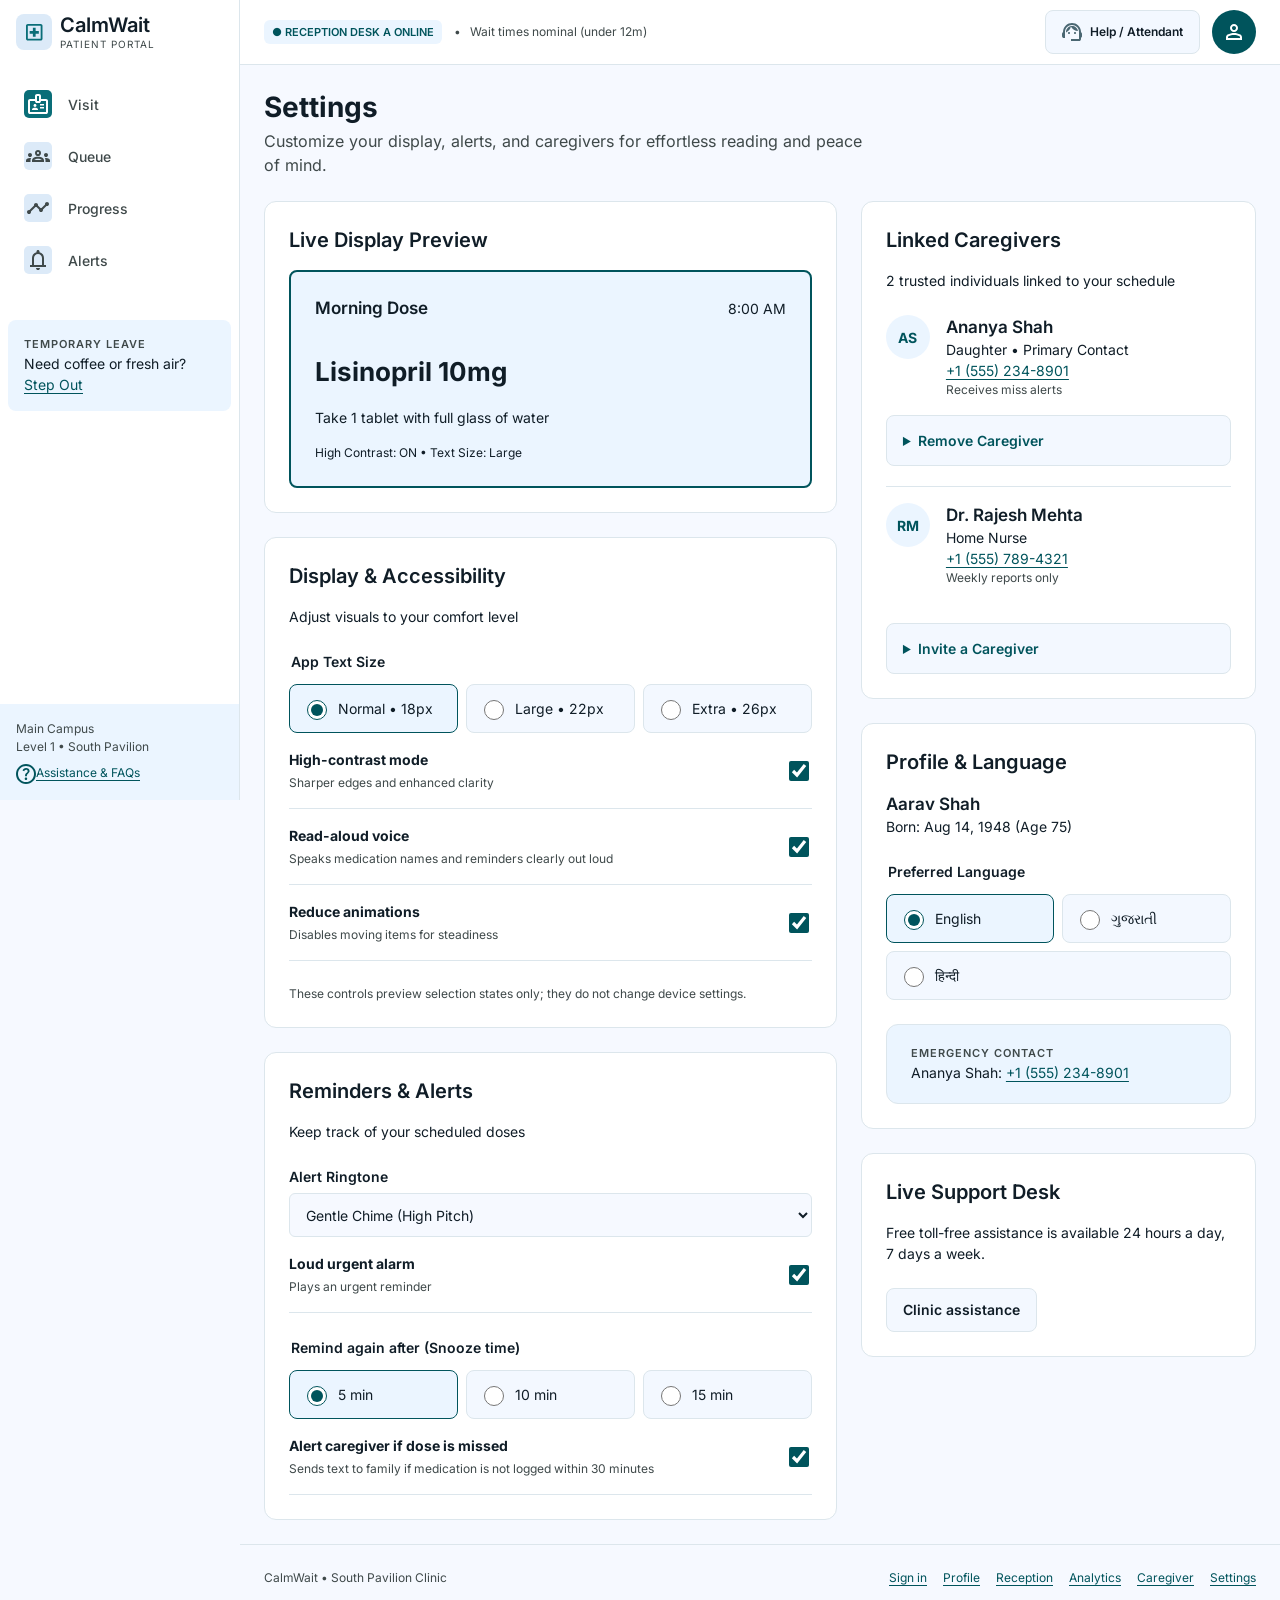
<file: project/settings/index.html>
<!DOCTYPE html>
<html lang="en">
 <head>
  <meta charset="utf-8"/>
  <meta content="width=device-width, initial-scale=1" name="viewport"/>
  <meta content="Settings at CalmWait, South Pavilion Clinic." name="description"/>
  <title>
   Settings | CalmWait
  </title>
  <link href="../css/global.css" rel="stylesheet"/>
  <link href="style.css" rel="stylesheet"/>
 </head>
 <body class="settings-page">
  <a class="skip-link" href="#main-content">
   Skip to main content
  </a>
  <div class="workspace">
   <!-- Shared navigation stays in normal document flow at every viewport. -->
   <aside class="sidebar">
    <a class="brand" href="../home/index.html">
     <span class="logo-tile">
      <img alt="" class="icon" src="../assets/icons/logo.svg"/>
     </span>
     <span>
      <strong class="brand-name">
       CalmWait
      </strong>
      <span class="brand-caption">
       PATIENT PORTAL
      </span>
     </span>
    </a>
    <nav aria-label="Primary" class="side-nav">
     <a href="../home/index.html">
      <span class="glyph">
       <img alt="" class="icon" src="../assets/icons/visit.svg"/>
      </span>
      Visit
     </a>
     <a href="../services/index.html">
      <span class="glyph">
       <img alt="" class="icon" src="../assets/icons/queue.svg"/>
      </span>
      Queue
     </a>
     <a href="../blog/index.html">
      <span class="glyph">
       <img alt="" class="icon" src="../assets/icons/progress.svg"/>
      </span>
      Progress
     </a>
     <a href="../contact/index.html">
      <span class="glyph">
       <img alt="" class="icon" src="../assets/icons/alerts.svg"/>
      </span>
      Alerts
     </a>
    </nav>
    <section class="sidebar-note">
     <p class="eyebrow">
      Temporary leave
     </p>
     <p>
      Need coffee or fresh air?
     </p>
     <a href="../step-out/index.html">
      Step Out
     </a>
    </section>
    <footer class="sidebar-footer">
     <p>
      Main Campus
      <br/>
      Level 1 • South Pavilion
     </p>
     <a href="../contact/index.html#help">
      <img alt="" class="icon" src="../assets/icons/help.svg"/>
      Assistance &amp; FAQs
     </a>
    </footer>
   </aside>
   <div class="page">
    <header class="topbar">
     <div class="topbar-status">
      <span class="badge">
       ● RECEPTION DESK A ONLINE
      </span>
      <span class="muted">
       •   Wait times nominal (under 12m)
      </span>
     </div>
     <nav aria-label="Account and help" class="topbar-actions">
      <a class="btn btn-secondary" href="../contact/index.html#help">
       <img alt="" class="icon" src="../assets/icons/headset.svg"/>
       Help / Attendant
      </a>
      <a aria-label="Patient profile" class="avatar" href="../about/index.html">
       <img alt="" class="icon" src="../assets/icons/profile.svg"/>
      </a>
     </nav>
    </header>
    <!-- Page content. Values reproduce the Figma sample, not a live clinical feed. -->
    <main class="container" id="main-content">
     <header class="page-heading">
      <div>
       <h1>
        Settings
       </h1>
       <p>
        Customize your display, alerts, and caregivers for effortless reading and peace of mind.
       </p>
      </div>
      <div class="actions">
      </div>
     </header>
     <div class="content-columns">
      <div class="main-column">
       <section class="card">
        <h2 class="card-title">
         Live Display Preview
        </h2>
        <div class="display-preview">
         <div class="card-heading">
          <h3>
           Morning Dose
          </h3>
          <span>
           8:00 AM
          </span>
         </div>
         <strong>
          Lisinopril 10mg
         </strong>
         <p>
          Take 1 tablet with full glass of water
         </p>
         <p class="small">
          High Contrast: ON • Text Size: Large
         </p>
        </div>
       </section>
       <section class="card">
        <h2 class="card-title">
         Display &amp; Accessibility
        </h2>
        <p>
         Adjust visuals to your comfort level
        </p>
        <form class="section-gap">
         <fieldset>
          <legend>
           App Text Size
          </legend>
          <div class="segments">
           <label class="choice">
            <input checked="" name="text-size" type="radio" value="0"/>
            <span>
             Normal • 18px
            </span>
           </label>
           <label class="choice">
            <input name="text-size" type="radio" value="1"/>
            <span>
             Large • 22px
            </span>
           </label>
           <label class="choice">
            <input name="text-size" type="radio" value="2"/>
            <span>
             Extra • 26px
            </span>
           </label>
          </div>
         </fieldset>
         <label class="toggle-row">
          <span>
           <strong>
            High-contrast mode
           </strong>
           <span class="muted small">
            Sharper edges and enhanced clarity
           </span>
          </span>
          <input checked="" name="high-contrast-mode" type="checkbox"/>
         </label>
         <label class="toggle-row">
          <span>
           <strong>
            Read-aloud voice
           </strong>
           <span class="muted small">
            Speaks medication names and reminders clearly out loud
           </span>
          </span>
          <input checked="" name="read-aloud-voice" type="checkbox"/>
         </label>
         <label class="toggle-row">
          <span>
           <strong>
            Reduce animations
           </strong>
           <span class="muted small">
            Disables moving items for steadiness
           </span>
          </span>
          <input checked="" name="reduce-animations" type="checkbox"/>
         </label>
         <p class="small muted section-gap">
          These controls preview selection states only; they do not change device settings.
         </p>
        </form>
       </section>
       <section class="card">
        <h2 class="card-title">
         Reminders &amp; Alerts
        </h2>
        <p>
         Keep track of your scheduled doses
        </p>
        <form class="section-gap">
         <div class="field">
          <label for="ringtone">
           Alert Ringtone
          </label>
          <select id="ringtone">
           <option>
            Gentle Chime (High Pitch)
           </option>
           Standard
          </select>
         </div>
         <label class="toggle-row">
          <span>
           <strong>
            Loud urgent alarm
           </strong>
           <span class="muted small">
            Plays an urgent reminder
           </span>
          </span>
          <input checked="" name="loud-urgent-alarm" type="checkbox"/>
         </label>
         <fieldset class="section-gap">
          <legend>
           Remind again after (Snooze time)
          </legend>
          <div class="segments">
           <label class="choice">
            <input checked="" name="snooze" type="radio" value="0"/>
            <span>
             5 min
            </span>
           </label>
           <label class="choice">
            <input name="snooze" type="radio" value="1"/>
            <span>
             10 min
            </span>
           </label>
           <label class="choice">
            <input name="snooze" type="radio" value="2"/>
            <span>
             15 min
            </span>
           </label>
          </div>
         </fieldset>
         <label class="toggle-row">
          <span>
           <strong>
            Alert caregiver if dose is missed
           </strong>
           <span class="muted small">
            Sends text to family if medication is not logged within 30 minutes
           </span>
          </span>
          <input checked="" name="alert-caregiver-if-dose-is-missed" type="checkbox"/>
         </label>
        </form>
       </section>
      </div>
      <aside aria-label="Visit details" class="rail">
       <section class="card">
        <h2 class="card-title">
         Linked Caregivers
        </h2>
        <p>
         2 trusted individuals linked to your schedule
        </p>
        <div class="stack section-gap">
         <article>
          <div class="row">
           <span class="avatar">
            AS
           </span>
           <div>
            <h3>
             Ananya Shah
            </h3>
            <p>
             Daughter • Primary Contact
            </p>
            <a href="tel:+15552348901">
             +1 (555) 234-8901
            </a>
            <p class="small muted">
             Receives miss alerts
            </p>
           </div>
          </div>
          <details>
           <summary>
            Remove Caregiver
           </summary>
           <div class="disclosure-content">
            <p>
             Removing a caregiver would stop their dose alerts. This static preview does not remove anyone.
            </p>
           </div>
          </details>
         </article>
         <article class="rule">
          <div class="row">
           <span class="avatar">
            RM
           </span>
           <div>
            <h3>
             Dr. Rajesh Mehta
            </h3>
            <p>
             Home Nurse
            </p>
            <a href="tel:+15557894321">
             +1 (555) 789-4321
            </a>
            <p class="small muted">
             Weekly reports only
            </p>
           </div>
          </div>
         </article>
         <details>
          <summary>
           Invite a Caregiver
          </summary>
          <div class="disclosure-content">
           <p>
            Caregiver invitations require a connected account.
           </p>
          </div>
         </details>
        </div>
       </section>
       <section class="card">
        <h2 class="card-title">
         Profile &amp; Language
        </h2>
        <h3>
         Aarav Shah
        </h3>
        <p>
         Born: Aug 14, 1948 (Age 75)
        </p>
        <form class="section-gap">
         <fieldset>
          <legend>
           Preferred Language
          </legend>
          <div class="segments">
           <label class="choice">
            <input checked="" name="preferred-language" type="radio" value="0"/>
            <span>
             English
            </span>
           </label>
           <label class="choice">
            <input name="preferred-language" type="radio" value="1"/>
            <span>
             ગુજરાતી
            </span>
           </label>
           <label class="choice">
            <input name="preferred-language" type="radio" value="2"/>
            <span>
             हिन्दी
            </span>
           </label>
          </div>
         </fieldset>
        </form>
        <div class="banner section-gap">
         <p class="eyebrow">
          Emergency contact
         </p>
         <p>
          Ananya Shah:
          <a href="tel:+15552348901">
           +1 (555) 234-8901
          </a>
         </p>
        </div>
       </section>
       <section class="card">
        <h2 class="card-title">
         Live Support Desk
        </h2>
        <p>
         Free toll-free assistance is available 24 hours a day, 7 days a week.
        </p>
        <p class="section-gap">
         <a class="btn btn-secondary" href="../contact/index.html#help">
          Clinic assistance
         </a>
        </p>
       </section>
      </aside>
     </div>
    </main>
    <footer class="support-footer">
     <span>
      CalmWait • South Pavilion Clinic
     </span>
     <nav aria-label="More pages">
      <a href="../sign-in/index.html">
       Sign in
      </a>
      <a href="../about/index.html">
       Profile
      </a>
      <a href="../reception/index.html">
       Reception
      </a>
      <a href="../analytics/index.html">
       Analytics
      </a>
      <a href="../caregiver/index.html">
       Caregiver
      </a>
      <a href="../settings/index.html">
       Settings
      </a>
     </nav>
    </footer>
   </div>
  </div>
 </body>
</html>
</file>
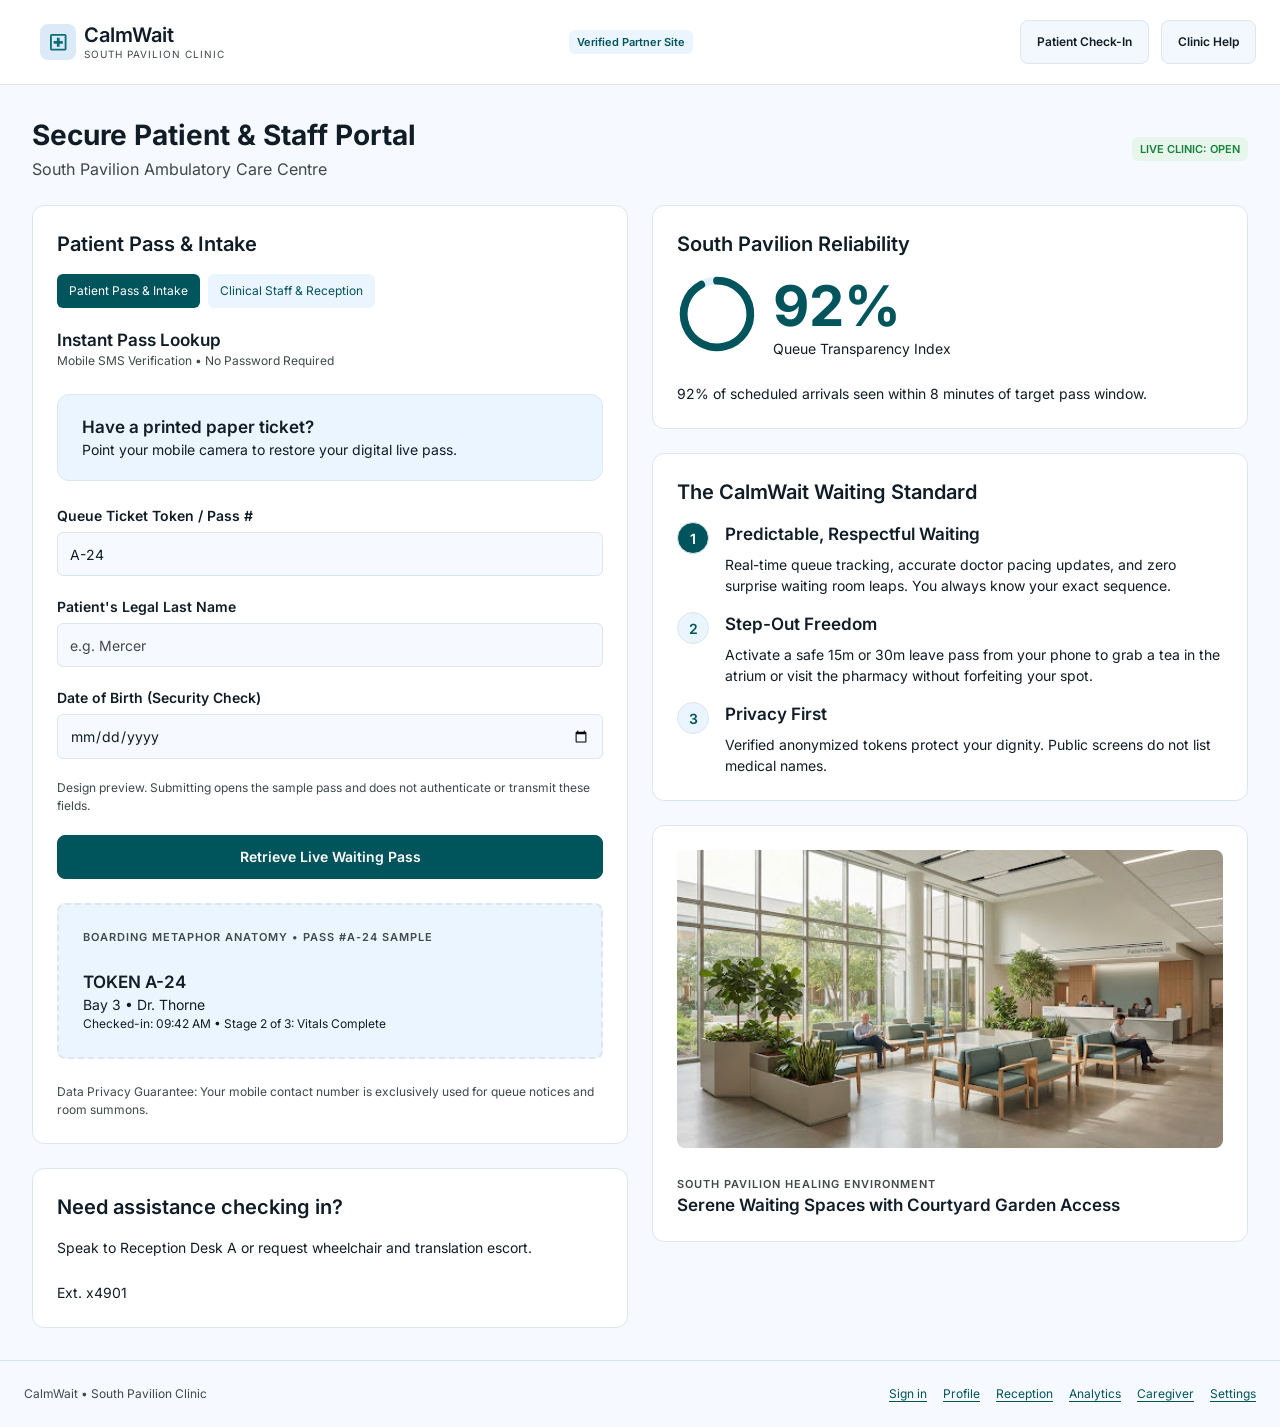
<file: project/sign-in/index.html>
<!DOCTYPE html>
<html lang="en">
 <head>
  <meta charset="utf-8"/>
  <meta content="width=device-width, initial-scale=1" name="viewport"/>
  <meta content="Secure Patient &amp; Staff Portal at CalmWait, South Pavilion Clinic." name="description"/>
  <title>
   Secure Patient &amp; Staff Portal | CalmWait
  </title>
  <link href="../css/global.css" rel="stylesheet"/>
  <link href="style.css" rel="stylesheet"/>
 </head>
 <body class="sign-in-page">
  <a class="skip-link" href="#main-content">
   Skip to main content
  </a>
  <div class="workspace">
   <div class="page">
    <header class="topbar">
     <a class="brand" href="../home/index.html">
      <span class="logo-tile">
       <img alt="" class="icon" src="../assets/icons/logo.svg"/>
      </span>
      <span>
       <strong class="brand-name">
        CalmWait
       </strong>
       <span class="brand-caption">
        SOUTH PAVILION CLINIC
       </span>
      </span>
     </a>
     <span class="badge">
      Verified Partner Site
     </span>
     <nav class="topbar-actions">
      <a class="btn btn-secondary" href="#intake">
       Patient Check-In
      </a>
      <a class="btn btn-secondary" href="../contact/index.html#help">
       Clinic Help
      </a>
     </nav>
    </header>
    <!-- Page content. Values reproduce the Figma sample, not a live clinical feed. -->
    <main class="container" id="main-content">
     <header class="page-heading">
      <div>
       <h1>
        Secure Patient &amp; Staff Portal
       </h1>
       <p>
        South Pavilion Ambulatory Care Centre
       </p>
      </div>
      <div class="actions">
       <span class="badge badge-success">
        LIVE CLINIC: OPEN
       </span>
      </div>
     </header>
     <div class="content-columns">
      <div class="main-column">
       <div id="intake">
        <section class="card">
         <h2 class="card-title">
          Patient Pass &amp; Intake
         </h2>
         <nav aria-label="Sign-in type" class="pill-nav">
          <a href="#intake">
           Patient Pass &amp; Intake
          </a>
          <a href="../reception/index.html">
           Clinical Staff &amp; Reception
          </a>
         </nav>
         <h3>
          Instant Pass Lookup
         </h3>
         <p class="muted small">
          Mobile SMS Verification • No Password Required
         </p>
         <div class="banner section-gap">
          <h3>
           Have a printed paper ticket?
          </h3>
          <p>
           Point your mobile camera to restore your digital live pass.
          </p>
         </div>
         <form action="../home/index.html" class="stack section-gap" method="get">
          <div class="field">
           <label for="ticket-token">
            Queue Ticket Token / Pass #
           </label>
           <input id="ticket-token" placeholder="e.g. A-24 or P-108" required="" value="A-24"/>
          </div>
          <div class="field">
           <label for="last-name">
            Patient's Legal Last Name
           </label>
           <input autocomplete="family-name" id="last-name" placeholder="e.g. Mercer" required=""/>
          </div>
          <div class="field">
           <label for="dob">
            Date of Birth (Security Check)
           </label>
           <input autocomplete="bday" id="dob" required="" type="date"/>
          </div>
          <p class="small muted">
           Design preview. Submitting opens the sample pass and does not authenticate or transmit these fields.
          </p>
          <button class="btn" type="submit">
           Retrieve Live Waiting Pass
          </button>
         </form>
         <div class="sample-pass section-gap">
          <p class="eyebrow">
           Boarding metaphor anatomy • Pass #A-24 Sample
          </p>
          <h3 class="section-gap">
           TOKEN A-24
          </h3>
          <p>
           Bay 3 • Dr. Thorne
          </p>
          <p class="small">
           Checked-in: 09:42 AM • Stage 2 of 3: Vitals Complete
          </p>
         </div>
         <p class="small muted section-gap">
          Data Privacy Guarantee: Your mobile contact number is exclusively used for queue notices and room summons.
         </p>
        </section>
       </div>
       <section class="card">
        <h2 class="card-title">
         Need assistance checking in?
        </h2>
        <p>
         Speak to Reception Desk A or request wheelchair and translation escort.
        </p>
        <p class="section-gap">
         Ext. x4901
        </p>
       </section>
      </div>
      <aside aria-label="Visit details" class="rail">
       <section class="card">
        <h2 class="card-title">
         South Pavilion Reliability
        </h2>
        <div class="row">
         <img alt="92 percent transparency score" height="80" src="../assets/icons/transparency-gauge.svg" width="80"/>
         <div>
          <strong class="large-value accent">
           92%
          </strong>
          <p>
           Queue Transparency Index
          </p>
         </div>
        </div>
        <p class="section-gap">
         92% of scheduled arrivals seen within 8 minutes of target pass window.
        </p>
       </section>
       <section class="card">
        <h2 class="card-title">
         The CalmWait Waiting Standard
        </h2>
        <ol class="list-clean">
         <li class="row">
          <span class="number number-complete">
           1
          </span>
          <div class="stack-small">
           <h3>
            Predictable, Respectful Waiting
           </h3>
           <p>
            Real-time queue tracking, accurate doctor pacing updates, and zero surprise waiting room leaps. You always know your exact sequence.
           </p>
          </div>
         </li>
         <li class="row">
          <span class="number">
           2
          </span>
          <div class="stack-small">
           <h3>
            Step-Out Freedom
           </h3>
           <p>
            Activate a safe 15m or 30m leave pass from your phone to grab a tea in the atrium or visit the pharmacy without forfeiting your spot.
           </p>
          </div>
         </li>
         <li class="row">
          <span class="number">
           3
          </span>
          <div class="stack-small">
           <h3>
            Privacy First
           </h3>
           <p>
            Verified anonymized tokens protect your dignity. Public screens do not list medical names.
           </p>
          </div>
         </li>
        </ol>
       </section>
       <figure class="card">
        <img alt="Sunlit clinic atrium with indoor planting" class="full-image" src="../assets/images/clinic-atrium.jpeg"/>
        <figcaption class="section-gap">
         <span class="eyebrow">
          South Pavilion healing environment
         </span>
         <h3>
          Serene Waiting Spaces with Courtyard Garden Access
         </h3>
        </figcaption>
       </figure>
      </aside>
     </div>
    </main>
    <footer class="support-footer">
     <span>
      CalmWait • South Pavilion Clinic
     </span>
     <nav aria-label="More pages">
      <a href="../sign-in/index.html">
       Sign in
      </a>
      <a href="../about/index.html">
       Profile
      </a>
      <a href="../reception/index.html">
       Reception
      </a>
      <a href="../analytics/index.html">
       Analytics
      </a>
      <a href="../caregiver/index.html">
       Caregiver
      </a>
      <a href="../settings/index.html">
       Settings
      </a>
     </nav>
    </footer>
   </div>
  </div>
 </body>
</html>
</file>
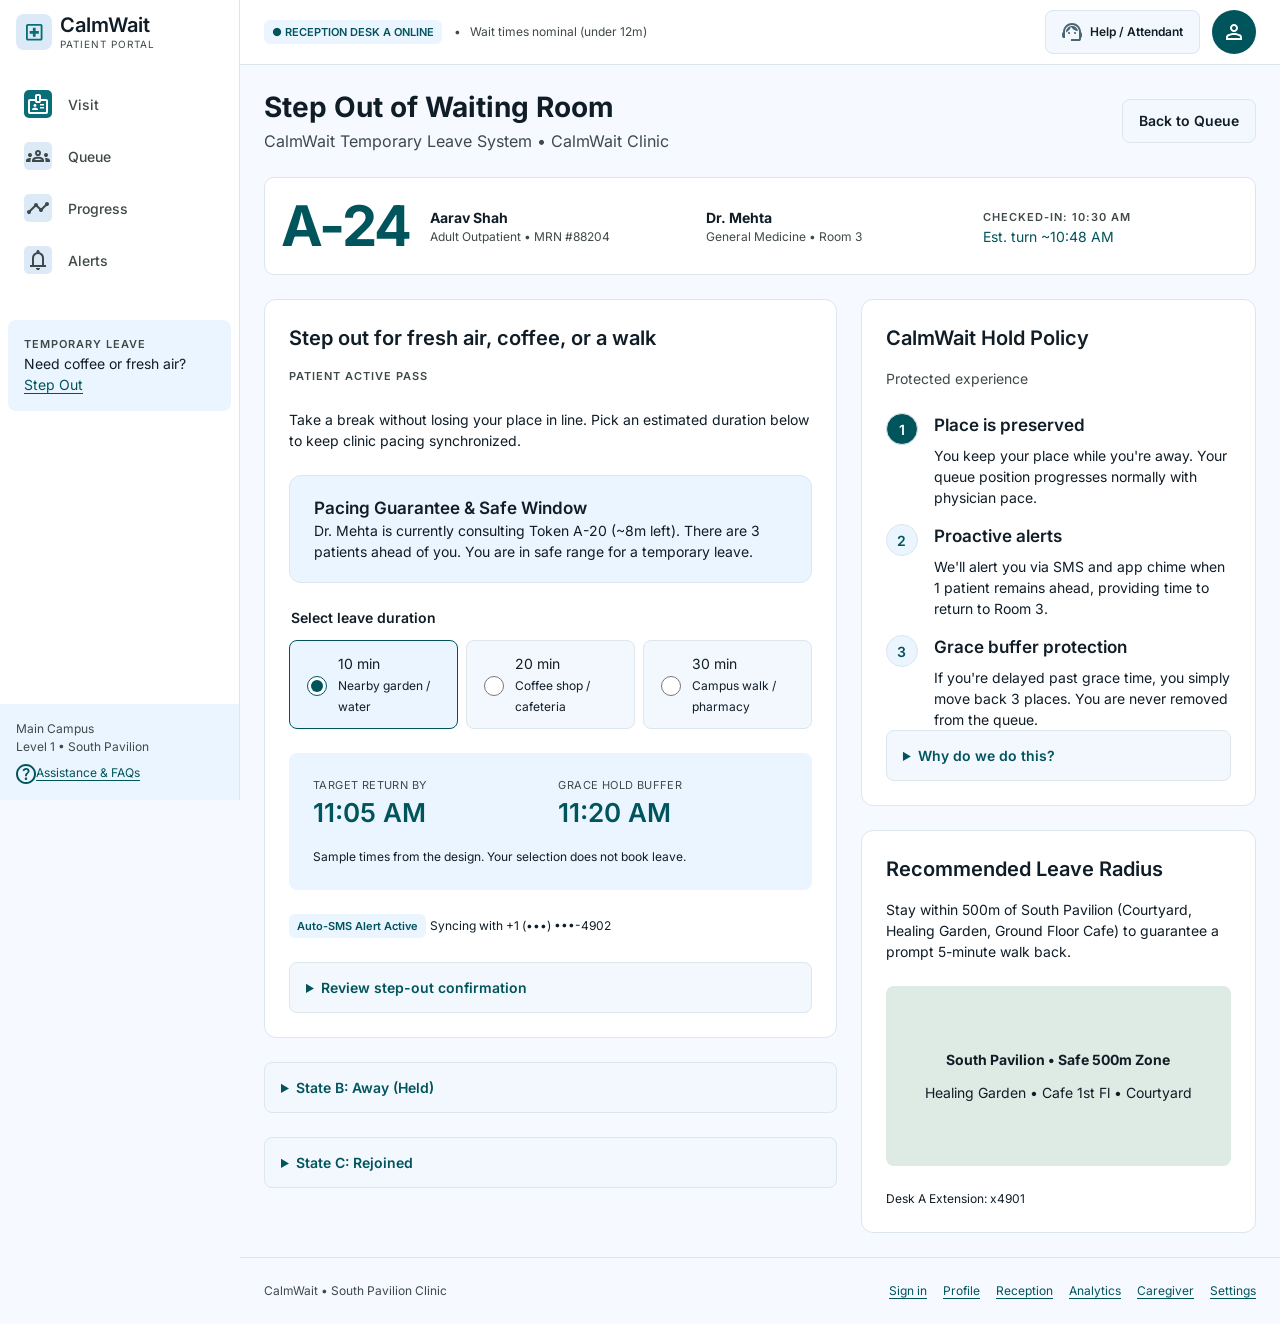
<file: project/step-out/index.html>
<!DOCTYPE html>
<html lang="en">
 <head>
  <meta charset="utf-8"/>
  <meta content="width=device-width, initial-scale=1" name="viewport"/>
  <meta content="Step Out of Waiting Room at CalmWait, South Pavilion Clinic." name="description"/>
  <title>
   Step Out of Waiting Room | CalmWait
  </title>
  <link href="../css/global.css" rel="stylesheet"/>
  <link href="style.css" rel="stylesheet"/>
 </head>
 <body class="step-out-page">
  <a class="skip-link" href="#main-content">
   Skip to main content
  </a>
  <div class="workspace">
   <!-- Shared navigation stays in normal document flow at every viewport. -->
   <aside class="sidebar">
    <a class="brand" href="../home/index.html">
     <span class="logo-tile">
      <img alt="" class="icon" src="../assets/icons/logo.svg"/>
     </span>
     <span>
      <strong class="brand-name">
       CalmWait
      </strong>
      <span class="brand-caption">
       PATIENT PORTAL
      </span>
     </span>
    </a>
    <nav aria-label="Primary" class="side-nav">
     <a href="../home/index.html">
      <span class="glyph">
       <img alt="" class="icon" src="../assets/icons/visit.svg"/>
      </span>
      Visit
     </a>
     <a href="../services/index.html">
      <span class="glyph">
       <img alt="" class="icon" src="../assets/icons/queue.svg"/>
      </span>
      Queue
     </a>
     <a href="../blog/index.html">
      <span class="glyph">
       <img alt="" class="icon" src="../assets/icons/progress.svg"/>
      </span>
      Progress
     </a>
     <a href="../contact/index.html">
      <span class="glyph">
       <img alt="" class="icon" src="../assets/icons/alerts.svg"/>
      </span>
      Alerts
     </a>
    </nav>
    <section class="sidebar-note">
     <p class="eyebrow">
      Temporary leave
     </p>
     <p>
      Need coffee or fresh air?
     </p>
     <a href="../step-out/index.html">
      Step Out
     </a>
    </section>
    <footer class="sidebar-footer">
     <p>
      Main Campus
      <br/>
      Level 1 • South Pavilion
     </p>
     <a href="../contact/index.html#help">
      <img alt="" class="icon" src="../assets/icons/help.svg"/>
      Assistance &amp; FAQs
     </a>
    </footer>
   </aside>
   <div class="page">
    <header class="topbar">
     <div class="topbar-status">
      <span class="badge">
       ● RECEPTION DESK A ONLINE
      </span>
      <span class="muted">
       •   Wait times nominal (under 12m)
      </span>
     </div>
     <nav aria-label="Account and help" class="topbar-actions">
      <a class="btn btn-secondary" href="../contact/index.html#help">
       <img alt="" class="icon" src="../assets/icons/headset.svg"/>
       Help / Attendant
      </a>
      <a aria-label="Patient profile" class="avatar" href="../about/index.html">
       <img alt="" class="icon" src="../assets/icons/profile.svg"/>
      </a>
     </nav>
    </header>
    <!-- Page content. Values reproduce the Figma sample, not a live clinical feed. -->
    <main class="container" id="main-content">
     <header class="page-heading">
      <div>
       <h1>
        Step Out of Waiting Room
       </h1>
       <p>
        CalmWait Temporary Leave System • CalmWait Clinic
       </p>
      </div>
      <div class="actions">
       <a class="btn btn-secondary" href="../services/index.html">
        Back to Queue
       </a>
      </div>
     </header>
     <section aria-label="Current visit" class="patient-strip patient-details">
      <strong class="token accent">
       A-24
      </strong>
      <div>
       <strong>
        Aarav Shah
       </strong>
       <p class="muted small">
        Adult Outpatient • MRN #88204
       </p>
      </div>
      <div>
       <strong>
        Dr. Mehta
       </strong>
       <p class="muted small">
        General Medicine • Room 3
       </p>
      </div>
      <div>
       <span class="eyebrow">
        Checked-in: 10:30 AM
       </span>
       <p class="accent">
        Est. turn ~10:48 AM
       </p>
      </div>
     </section>
     <div class="content-columns">
      <div class="main-column">
       <section class="card">
        <h2 class="card-title">
         Step out for fresh air, coffee, or a walk
        </h2>
        <p class="eyebrow">
         Patient active pass
        </p>
        <p class="section-gap">
         Take a break without losing your place in line. Pick an estimated duration below to keep clinic pacing synchronized.
        </p>
        <div class="banner section-gap">
         <h3>
          Pacing Guarantee &amp; Safe Window
         </h3>
         <p>
          Dr. Mehta is currently consulting Token A-20 (~8m left). There are 3 patients ahead of you. You are in safe range for a temporary leave.
         </p>
        </div>
        <form class="section-gap">
         <fieldset>
          <legend>
           Select leave duration
          </legend>
          <div class="segments">
           <label class="choice">
            <input checked="" name="duration" type="radio" value="0"/>
            <span>
             10 min
             <br/>
             <span class="small">
              Nearby garden / water
             </span>
            </span>
           </label>
           <label class="choice">
            <input name="duration" type="radio" value="1"/>
            <span>
             20 min
             <br/>
             <span class="small">
              Coffee shop / cafeteria
             </span>
            </span>
           </label>
           <label class="choice">
            <input name="duration" type="radio" value="2"/>
            <span>
             30 min
             <br/>
             <span class="small">
              Campus walk / pharmacy
             </span>
            </span>
           </label>
          </div>
         </fieldset>
        </form>
        <div class="return-window section-gap">
         <dl class="metadata">
          <div>
           <dt>
            Target return by
           </dt>
           <dd>
            11:05 AM
           </dd>
          </div>
          <div>
           <dt>
            Grace hold buffer
           </dt>
           <dd>
            11:20 AM
           </dd>
          </div>
         </dl>
         <p class="small">
          Sample times from the design. Your selection does not book leave.
         </p>
        </div>
        <p class="section-gap">
         <span class="badge">
          Auto-SMS Alert Active
         </span>
         <span class="small">
          Syncing with +1 (•••) •••-4902
         </span>
        </p>
        <div class="section-gap">
         <details>
          <summary>
           Review step-out confirmation
          </summary>
          <div class="disclosure-content">
           <dl class="metadata">
            <div>
             <dt>
              Patient name
             </dt>
             <dd>
              Aarav Shah (Token A-24)
             </dd>
            </div>
            <div>
             <dt>
              Assigned physician
             </dt>
             <dd>
              Dr. Mehta • Room 3
             </dd>
            </div>
            <div>
             <dt>
              Estimated departure
             </dt>
             <dd>
              10:45 AM
             </dd>
            </div>
            <div>
             <dt>
              Expected return
             </dt>
             <dd>
              11:05 AM
             </dd>
            </div>
           </dl>
           <p>
            In the connected service, your spot remains preserved while patients A-21 through A-23 are seen. This HTML preview does not submit a request.
           </p>
           <a class="btn btn-secondary" href="../services/index.html">
            Back to Queue
           </a>
          </div>
         </details>
        </div>
       </section>
       <details>
        <summary>
         State B: Away (Held)
        </summary>
        <div class="disclosure-content">
         <h3>
          Your place is protected
         </h3>
         <p>
          Expected return: 11:05 AM. Grace hold until 11:20 AM.
         </p>
         <p>
          Show your pass at Desk A when you return. This is a design preview, not an active hold.
         </p>
        </div>
       </details>
       <details>
        <summary>
         State C: Rejoined
        </summary>
        <div class="disclosure-content">
         <h3>
          Welcome back
         </h3>
         <p>
          In this example, reception restores your original place when you return within the grace window.
         </p>
        </div>
       </details>
      </div>
      <aside aria-label="Visit details" class="rail">
       <section class="card">
        <h2 class="card-title">
         CalmWait Hold Policy
        </h2>
        <p class="muted">
         Protected experience
        </p>
        <div class="section-gap">
         <ol class="list-clean">
          <li class="row">
           <span class="number number-complete">
            1
           </span>
           <div class="stack-small">
            <h3>
             Place is preserved
            </h3>
            <p>
             You keep your place while you're away. Your queue position progresses normally with physician pace.
            </p>
           </div>
          </li>
          <li class="row">
           <span class="number">
            2
           </span>
           <div class="stack-small">
            <h3>
             Proactive alerts
            </h3>
            <p>
             We'll alert you via SMS and app chime when 1 patient remains ahead, providing time to return to Room 3.
            </p>
           </div>
          </li>
          <li class="row">
           <span class="number">
            3
           </span>
           <div class="stack-small">
            <h3>
             Grace buffer protection
            </h3>
            <p>
             If you're delayed past grace time, you simply move back 3 places. You are never removed from the queue.
            </p>
           </div>
          </li>
         </ol>
        </div>
        <details>
         <summary>
          Why do we do this?
         </summary>
         <div class="disclosure-content">
          <p>
           Temporary leave gives you time away from the waiting room while keeping the clinic informed of your return.
          </p>
         </div>
        </details>
       </section>
       <section class="card">
        <h2 class="card-title">
         Recommended Leave Radius
        </h2>
        <p>
         Stay within 500m of South Pavilion (Courtyard, Healing Garden, Ground Floor Cafe) to guarantee a prompt 5-minute walk back.
        </p>
        <div class="safe-zone section-gap">
         <strong>
          South Pavilion • Safe 500m Zone
         </strong>
         <p>
          Healing Garden • Cafe 1st Fl • Courtyard
         </p>
        </div>
        <p class="section-gap small">
         Desk A Extension: x4901
        </p>
       </section>
      </aside>
     </div>
    </main>
    <footer class="support-footer">
     <span>
      CalmWait • South Pavilion Clinic
     </span>
     <nav aria-label="More pages">
      <a href="../sign-in/index.html">
       Sign in
      </a>
      <a href="../about/index.html">
       Profile
      </a>
      <a href="../reception/index.html">
       Reception
      </a>
      <a href="../analytics/index.html">
       Analytics
      </a>
      <a href="../caregiver/index.html">
       Caregiver
      </a>
      <a href="../settings/index.html">
       Settings
      </a>
     </nav>
    </footer>
   </div>
  </div>
 </body>
</html>
</file>
<file: project/css/global.css>
/* CalmWait shared foundation. Light Figma palette explicitly requested for this project. */
@font-face {
    font-family: Inter;
    src: url("../assets/fonts/inter-0.ttf") format("truetype");
    font-style: normal;
    font-weight: 400;
    font-display: swap;
}
@font-face {
    font-family: Inter;
    src: url("../assets/fonts/inter-1.ttf") format("truetype");
    font-style: normal;
    font-weight: 500;
    font-display: swap;
}
@font-face {
    font-family: Inter;
    src: url("../assets/fonts/inter-2.ttf") format("truetype");
    font-style: normal;
    font-weight: 600;
    font-display: swap;
}
@font-face {
    font-family: Inter;
    src: url("../assets/fonts/inter-3.ttf") format("truetype");
    font-style: normal;
    font-weight: 700 900;
    font-display: swap;
}

/* Reset and design tokens: shared spacing, typography, surfaces and statuses. */
:root {
    color-scheme: light;
    --background: #f6f9ff;
    --surface: #ffffff;
    --raised: #f3f8ff;
    --soft: #ebf5ff;
    --text: #101d27;
    --muted: #3f494a;
    --border: #dce6ec;
    --accent: #00545c;
    --accent-deep: #0a6e78;
    --on-accent: #ffffff;
    --success: #16823c;
    --warning: #94611a;
    --danger: #c62828;
    --radius: 12px;
    --space: 24px;
}
* { box-sizing: border-box; }
html { background: var(--background); }
body { margin: 0; background: var(--background); color: var(--text); font: 400 14px/1.5 Inter, sans-serif; }
h1, h2, h3, h4, p, figure, dl, dd { margin: 0; }
h1 { font-size: 28px; line-height: 36px; font-weight: 700; }
h2 { font-size: 20px; line-height: 28px; font-weight: 600; }
h3, h4 { font-size: 17px; line-height: 24px; font-weight: 600; }
ul, ol { margin: 0; padding-left: 22px; }
a { color: var(--accent); text-underline-offset: 3px; }
button, input, select, textarea { font: inherit; }
button, summary, label { cursor: pointer; }
button { color: inherit; }
img { display: block; max-width: 100%; }
/* Focus is visible on links, form fields and native disclosure controls. */
:focus-visible { outline: 3px solid var(--warning); outline-offset: 4px; }

/* Reusable page shell. All navigation stays in normal document flow. */
.skip-link { display: block; padding: 6px 16px; font-size: 12px; background: var(--surface); }
.workspace { display: flex; align-items: flex-start; min-height: 800px; }
.sidebar { display: flex; flex-direction: column; width: 240px; flex: 0 0 240px; min-height: 800px; background: var(--surface); border-right: 1px solid var(--border); }
.staff-shell .sidebar { width: 288px; flex-basis: 288px; }
.brand { display: flex; align-items: center; gap: 8px; min-height: 64px; padding: 12px 16px; color: var(--text); text-decoration: none; }
.brand-name { display: block; font-size: 20px; font-weight: 600; line-height: 24px; }
.brand-caption { display: block; color: var(--muted); font-size: 10px; letter-spacing: 1px; }
.logo-tile { display: flex; align-items: center; justify-content: center; width: 36px; height: 36px; border-radius: 8px; background: #dceaf8; flex: 0 0 36px; }
.side-nav { display: flex; flex-direction: column; gap: 4px; padding: 16px 8px; }
.side-nav a { display: flex; align-items: center; gap: 16px; min-height: 48px; padding: 10px 16px; color: var(--muted); text-decoration: none; border-radius: 6px; font-weight: 500; }
.side-nav a:hover { background: var(--raised); color: var(--text); }
.side-nav a[aria-current="page"] { color: #fff; background: var(--accent-deep); }
.glyph { display: flex; align-items: center; justify-content: center; width: 28px; height: 28px; flex: 0 0 28px; border-radius: 5px; background: #dceaf8; }
.glyph-visit { background: var(--accent-deep); }
/* Exported SVGs retain their intrinsic Figma width and height. */
.glyph img { max-width: none; }
.sidebar-note { margin: 8px; padding: 16px; border-radius: 8px; background: var(--soft); }
.sidebar-footer { margin-top: auto; padding: 16px; background: var(--soft); color: var(--muted); font-size: 12px; }
.sidebar-footer p + a { display: flex; margin-top: 8px; }
.page { display: flex; flex-direction: column; min-width: 0; flex: 1; }
.topbar { display: flex; justify-content: space-between; align-items: center; gap: 16px; flex-wrap: wrap; min-height: 64px; padding: 10px 24px; background: var(--surface); border-bottom: 1px solid var(--border); font-size: 12px; }
.topbar-status, .actions, .inline, .card-heading { display: flex; align-items: center; gap: 12px; flex-wrap: wrap; }
.topbar-actions { display: flex; align-items: center; gap: 12px; }
.container { width: 100%; padding: 24px; }
.page-heading { display: flex; justify-content: space-between; align-items: center; flex-wrap: wrap; gap: 16px; margin-bottom: 24px; }
.page-heading p { max-width: 600px; margin-top: 4px; color: var(--muted); font-size: 16px; }
.content-columns { display: flex; align-items: flex-start; gap: 24px; }
.main-column { display: flex; flex-direction: column; gap: 24px; min-width: 0; flex: 1 1 58%; }
.rail { display: flex; flex-direction: column; gap: 24px; min-width: 0; flex: 1 1 40%; }
.stack { display: flex; flex-direction: column; gap: 16px; }
.stack-small { display: flex; flex-direction: column; gap: 8px; }
.row { display: flex; align-items: flex-start; gap: 16px; }
.spread { justify-content: space-between; }
.wrap { flex-wrap: wrap; }
.grow { flex: 1; min-width: 0; }
.text-center { text-align: center; }
.muted { color: var(--muted); }
.small { font-size: 12px; line-height: 18px; }
.eyebrow { color: var(--muted); font-size: 11px; font-weight: 600; letter-spacing: 1px; text-transform: uppercase; }
.accent { color: var(--accent); }
.success { color: var(--success); }
.warning { color: var(--warning); }
.danger { color: var(--danger); }
.large-value { font-size: 56px; font-weight: 700; line-height: 64px; }
.section-title { margin-bottom: 16px; }

/* Shared surfaces, status badges, links and action styles. */
.card { padding: 24px; border: 1px solid var(--border); border-radius: var(--radius); background: var(--surface); }
.card-compact { padding: 16px; }
.card-heading { justify-content: space-between; margin-bottom: 16px; }
.banner { padding: 20px 24px; border: 1px solid var(--border); border-radius: var(--radius); background: var(--soft); }
.banner-warning { background: #fff7e5; border-color: #ebc687; }
.banner-danger { background: #fff0ee; border-color: #f0c1ba; }
.badge { display: inline-flex; align-items: center; gap: 6px; padding: 4px 8px; border-radius: 6px; background: var(--soft); color: var(--accent); font-size: 11px; font-weight: 600; line-height: 16px; }
.badge-success { color: var(--success); background: #e7f5eb; }
.badge-warning { color: var(--warning); background: #fff3d8; }
.badge-danger { color: var(--danger); background: #ffefed; }
.btn { display: inline-flex; align-items: center; justify-content: center; gap: 8px; min-height: 44px; padding: 10px 16px; border: 1px solid var(--accent); border-radius: 8px; background: var(--accent); color: var(--on-accent); text-decoration: none; font-weight: 600; line-height: 20px; }
.btn:hover { background: #087883; }
.btn-secondary { background: var(--raised); color: var(--text); border-color: var(--border); }
.btn-secondary:hover { background: var(--soft); }
.btn-danger { background: #ffefed; color: var(--danger); border-color: #f0c1ba; }
.btn-full { width: 100%; }
.btn-small { min-height: 36px; padding: 7px 12px; font-size: 12px; }
.rule { padding-top: 16px; border-top: 1px solid var(--border); }
.list-clean { display: flex; flex-direction: column; gap: 16px; padding: 0; list-style: none; }
.number { display: flex; align-items: center; justify-content: center; width: 32px; height: 32px; flex: 0 0 32px; border: 1px solid var(--border); border-radius: 50%; background: var(--soft); color: var(--accent); font-weight: 600; }
.number-complete { background: var(--accent); color: var(--on-accent); }
.token-box { display: flex; flex-direction: column; align-items: center; gap: 8px; padding: 16px; background: var(--soft); border-radius: 10px; color: var(--accent); }
.token { font-size: 56px; font-weight: 700; line-height: 64px; letter-spacing: -2px; }
.metadata { display: flex; flex-wrap: wrap; gap: 16px; }
.metadata > div { flex: 1 1 100px; }
.metadata dt { color: var(--muted); font-size: 11px; letter-spacing: .4px; text-transform: uppercase; }
.metadata dd { font-weight: 600; font-size: 16px; }
.patient-strip { padding: 16px; margin-bottom: 24px; background: var(--surface); border: 1px solid var(--border); border-radius: 10px; }
.avatar { display: flex; align-items: center; justify-content: center; flex: 0 0 44px; width: 44px; height: 44px; border-radius: 50%; background: var(--soft); color: var(--accent); font-weight: 700; }
.portrait { width: 56px; height: 56px; flex: 0 0 56px; border-radius: 50%; object-fit: cover; }
.ticket-code { padding: 16px; background: #fff; border-radius: 8px; }
.ticket-code img { max-width: none; }
.ticket-code-square { display: flex; justify-content: center; width: 178px; margin: 0 auto; }

/* Native HTML forms, disclosures and selectable segmented controls. */
.field { display: flex; flex-direction: column; gap: 6px; min-width: 0; flex: 1 1 180px; }
.field label { font-weight: 600; }
input, select, textarea { width: 100%; min-height: 44px; padding: 10px 12px; color: var(--text); background: var(--background); border: 1px solid var(--border); border-radius: 6px; }
input::placeholder, textarea::placeholder { color: var(--muted); }
textarea { min-height: 112px; }
fieldset { min-width: 0; margin: 0; padding: 0; border: 0; }
legend { margin-bottom: 12px; font-weight: 600; }
.form-row { display: flex; gap: 16px; flex-wrap: wrap; }
.segments { display: flex; flex-wrap: wrap; gap: 8px; }
.choice { display: flex; align-items: center; gap: 8px; flex: 1 1 110px; padding: 12px; border: 1px solid var(--border); border-radius: 8px; background: var(--raised); }
.choice:has(input:checked) { background: var(--soft); border-color: var(--accent); }
.choice input, .toggle-row input { width: 20px; height: 20px; min-height: 20px; flex: 0 0 20px; accent-color: var(--accent); }
.toggle-row { display: flex; justify-content: space-between; align-items: center; gap: 16px; padding: 16px 0; border-bottom: 1px solid var(--border); }
.toggle-row p { color: var(--muted); font-size: 12px; margin-top: 4px; }
.toggle-description { display: block; margin-top: 4px; }
details { border: 1px solid var(--border); border-radius: 8px; background: var(--raised); }
summary { padding: 14px 16px; color: var(--accent); font-weight: 600; }
.disclosure-content { padding: 0 16px 16px; }
.disclosure-content > * + * { margin-top: 12px; }

/* Reusable stat cards and Flexbox-only queue rows. */
.stats { display: flex; flex-wrap: wrap; gap: 16px; margin-bottom: 24px; }
.stat { flex: 1 1 160px; min-width: 0; padding: 20px; border: 1px solid var(--border); border-radius: 10px; background: var(--surface); }
.stat-value { display: block; margin: 8px 0; font-size: 42px; line-height: 52px; font-weight: 700; }
.queue-list { display: flex; flex-direction: column; padding: 0; list-style: none; }
.queue-item { display: flex; align-items: center; justify-content: space-between; gap: 12px; padding: 16px 0; border-bottom: 1px solid var(--border); }
.queue-item:last-child { border-bottom: 0; }
.queue-item-you { padding: 16px; border: 1px solid var(--accent); border-radius: 8px; background: var(--soft); }
.queue-item strong { display: block; }
.support-footer { display: flex; justify-content: space-between; flex-wrap: wrap; gap: 16px; padding: 24px; border-top: 1px solid var(--border); color: var(--muted); font-size: 12px; }
.support-footer nav { display: flex; flex-wrap: wrap; gap: 16px; }

/* Tablet: retain the desktop navigation with a narrower rail. */
@media (min-width: 768px) and (max-width: 1199px) {
    .sidebar, .staff-shell .sidebar { width: 192px; flex-basis: 192px; }
    .container { padding: 20px; }
    .content-columns { gap: 16px; }
    .card { padding: 18px; }
    .topbar { padding: 12px 20px; }
    .topbar-status .muted { display: none; }
}
/* Mobile includes the 368–767px range as well as the requested small screens. */
@media (max-width: 767px) {
    .workspace { flex-direction: column; }
    .sidebar, .staff-shell .sidebar { width: 100%; flex-basis: auto; min-height: 0; border-right: 0; border-bottom: 1px solid var(--border); }
    .brand { min-height: 64px; }
    .side-nav { flex-direction: row; flex-wrap: wrap; padding: 8px 12px; gap: 6px; }
    .side-nav a { flex: 1 1 70px; justify-content: center; gap: 6px; padding: 8px; min-height: 44px; font-size: 12px; }
    .side-nav .glyph { display: none; }
    .sidebar-note, .sidebar-footer { display: none; }
    .page { width: 100%; }
    .topbar { padding: 12px 16px; gap: 8px; }
    .topbar-status .muted { display: none; }
    .container { padding: 20px 16px; }
    .page-heading { margin-bottom: 20px; }
    .page-heading p { font-size: 14px; }
    .content-columns { flex-direction: column; gap: 20px; }
    .main-column, .rail { width: 100%; flex-basis: auto; gap: 20px; }
    .card, .banner { padding: 20px; }
    .stat { flex-basis: 130px; padding: 16px; }
    .stat-value { font-size: 32px; line-height: 40px; }
    .metadata > div { flex-basis: 110px; }
    .support-footer { padding: 20px 16px; }
}
@media (max-width: 367px) {
    h1 { font-size: 24px; line-height: 32px; }
    .container { padding: 16px 12px; }
    .card, .banner { padding: 16px; }
    .topbar-actions .btn { padding: 8px 10px; font-size: 12px; }
    .large-value, .token { font-size: 48px; line-height: 56px; }
    .actions > .btn { width: 100%; }
}
/* Light paper output stays readable and hides navigation and form actions. */
@media print {
    :root { color-scheme: light; --background: #fff; --surface: #fff; --raised: #f3f5f7; --soft: #eef4f6; --text: #10222d; --muted: #43505a; --border: #c5cdd1; --accent: #00545c; --on-accent: #fff; --success: #166534; --warning: #805000; --danger: #9b1c1c; }
    .skip-link, .sidebar, .topbar, .support-footer, .actions, .btn { display: none; }
    .workspace { display: block; min-height: 0; }
    .page { width: 100%; }
    .container { padding: 0; }
    .card, .banner { break-inside: avoid; }
    a { color: #00545c; }
    .banner-warning, .banner-danger { background: #fff; border-color: #c5cdd1; }
}

/* Shared pieces used by patient, staff and account pages. */
.icon { flex: 0 0 auto; }
.surface-soft { background: var(--soft); }
.card > .stack { gap: 20px; }
.card-title { display: flex; align-items: center; gap: 8px; margin-bottom: 16px; }
.section-gap { margin-top: 24px; }
.notice { margin: 0 0 20px; padding: 10px 16px; background: var(--soft); color: var(--muted); font-size: 12px; border-radius: 6px; }
.patient-details { display: flex; align-items: center; gap: 20px; flex-wrap: wrap; }
.patient-details > div { flex: 1 1 120px; }
.patient-details .token { flex: 0 1 auto; }
.pill-nav { display: flex; flex-wrap: wrap; gap: 8px; margin-bottom: 20px; }
.pill-nav a { padding: 8px 12px; border-radius: 6px; background: var(--soft); text-decoration: none; font-size: 12px; }
.pill-nav a:first-child { background: var(--accent); color: white; }
.meter { display: flex; height: 10px; background: var(--border); border-radius: 8px; }
.meter-fill { display: flex; background: var(--accent-deep); border-radius: 8px; }
.fraction-96 { width: 96%; } .fraction-94 { width: 94%; } .fraction-100 { width: 100%; } .fraction-81 { width: 81%; }
.settings-list { display: flex; flex-direction: column; gap: 4px; }
.preview-action { display: flex; flex-direction: column; gap: 10px; }
button:disabled { color: var(--muted); background: var(--raised); border-color: var(--border); cursor: not-allowed; }
.full-image { width: 100%; height: auto; border-radius: 8px; }
.chart-scroll { display: flex; flex-direction: column; gap: 16px; }
.link-list { display: flex; flex-wrap: wrap; gap: 12px; }
@media (max-width: 1199px) {
    .content-columns { flex-wrap: wrap; }
    .main-column { flex-basis: 100%; }
    .rail { flex-basis: 100%; }
}
/* The skip link enters normal flow when focused; no positioned elements are used. */
.skip-link { height: 0; padding: 0 16px; overflow: hidden; }
.skip-link:focus { height: auto; padding: 6px 16px; }
.side-nav a[aria-current="page"] .glyph { background: var(--accent-deep); }
.topbar .avatar { background: var(--accent); }
.toggle-row > span { display: flex; flex-direction: column; gap: 4px; }
.sidebar-note { margin-top: 20px; }
@media (min-width: 992px) and (max-width: 1199px) {
    .main-column { flex-basis: 58%; }
    .rail { flex-basis: 40%; }
}
/* A field's 180px flex basis applies to horizontal form rows, never vertical stacks. */
.stack > .field { flex: 0 1 auto; }
.side-nav a[aria-current="page"] .glyph { background: #dceaf8; }
.side-nav a[href*="home/"] .glyph { background: var(--accent-deep); }
</file>
<file: project/about/style.css>
/* Patient Profile & Care Preferences: page-specific layout. Shared components live in css/global.css. */

.about-page .avatar { width: 64px; height: 64px; flex-basis: 64px; font-size: 24px; }
.about-page .main-column { flex-basis: 58%; }
.about-page .rail { flex-basis: 40%; }
.about-page .token-box { padding: 28px; }
</file>
<file: project/alerts/style.css>
/* Alias for the contact screen; reuse its page-specific styling. */
@import url("../contact/style.css");
</file>
<file: project/analytics/style.css>
/* Waiting-Room Operations & Flow Analytics: page-specific layout. Shared components live in css/global.css. */

.transparency-layout { display: flex; align-items: center; gap: 40px; }
.analytics-page .main-column { flex-basis: 66%; }
.analytics-page .rail { flex-basis: 32%; }
.chart-bars { display: flex; align-items: flex-end; gap: 8px; height: 260px; margin-top: 20px; padding-bottom: 12px; border-bottom: 1px solid var(--border); }
.chart-column { display: flex; flex: 1; flex-direction: column; justify-content: flex-end; align-items: center; gap: 8px; min-width: 0; text-align: center; }
.hour-bar { width: 100%; background: #0a6e78; border-radius: 4px 4px 0 0; }
.hour-2 { background: #d49d27; }
.insight { padding-bottom: 24px; border-bottom: 1px solid var(--border); }
.insight:last-child { border-bottom: 0; padding-bottom: 0; }
@media (max-width: 767px) { .transparency-layout { flex-direction: column; align-items: stretch; } .chart-bars { gap: 4px; } .chart-column .small { font-size: 10px; } }
.hour-0 { height: 56px; }
.hour-1 { height: 88px; }
.hour-2 { height: 184px; }
.hour-3 { height: 152px; }
.hour-4 { height: 72px; }
.hour-5 { height: 104px; }
.hour-6 { height: 128px; }
.hour-7 { height: 116px; }
.hour-8 { height: 76px; }
.hour-9 { height: 48px; }
</file>
<file: project/blog/style.css>
/* My Progress: page-specific layout. Shared components live in css/global.css. */

.journey { display: flex; gap: 20px; padding: 24px; margin-bottom: 24px; background: var(--surface); border: 1px solid var(--border); border-radius: 12px; list-style: none; }
.journey li { display: flex; flex-direction: column; align-items: center; gap: 8px; flex: 1; text-align: center; }
.journey li[aria-current] { color: var(--accent); }
@media (max-width: 1199px) { .journey { flex-wrap: wrap; } .journey li { flex-basis: 26%; } }
@media (max-width: 767px) { .journey { flex-direction: column; } .journey li { flex-direction: row; text-align: left; flex-wrap: wrap; } }
</file>
<file: project/caregiver/style.css>
/* Caregiver Dashboard: page-specific layout. Shared components live in css/global.css. */

.caregiver-page .container { max-width: 1120px; margin: 0 auto; }
.dose-list { display: flex; flex-direction: column; padding: 0; list-style: none; }
.dose-list li { display: flex; flex-direction: column; gap: 12px; padding: 24px 0; border-bottom: 1px solid var(--border); }
.dose-list li:last-child { border-bottom: 0; padding-bottom: 0; }
.week-days { display: flex; justify-content: space-between; gap: 8px; margin: 24px 0; }
.week-days span { display: flex; flex-direction: column; align-items: center; gap: 8px; font-size: 12px; }
.week-days strong { display: flex; align-items: center; justify-content: center; width: 28px; height: 28px; border-radius: 50%; background: #e7f5eb; color: #16823c; }
</file>
<file: project/home/style.css>
/* My Visit: page-specific layout. Shared components live in css/global.css. */

.home-page .main-column { flex: 1 1 66%; gap: 16px; }
.home-page .rail { flex: 1 1 32%; gap: 16px; }
.home-page .container { min-height: 1823px; }
.visit-status h2 { font-size: 20px; }
.status-icon { display: flex; align-items: center; justify-content: center; width: 48px; height: 48px; flex: 0 0 48px; background: var(--accent); border-radius: 8px; }
.visit-status p .icon { display: inline-flex; }
.patient-name { font-size: 28px; line-height: 36px; }
.boarding-pass { padding: 24px 24px 0; }
.pass-facts { padding: 16px; margin-top: 24px; background: var(--soft); border-radius: 8px; }
.pass-stub { display: flex; align-items: center; gap: 20px; padding: 24px 0; margin-top: 32px; border-top: 2px dashed var(--border); }
.pass-stub img { flex: 0 0 144px; }
.velocity-graph { height: 80px; margin-top: 24px; background: url('../assets/images/wait-velocity.svg') center / 100% 56px no-repeat; }
.floor-plan { display: flex; justify-content: center; align-items: center; min-height: 180px; background: #cbd5fb; border-radius: 8px; }
@media (max-width: 1199px) { .home-page .main-column { flex-basis: 60%; } .home-page .rail { flex-basis: 36%; } .pass-stub { flex-wrap: wrap; } }
@media (max-width: 767px) { .home-page .main-column, .home-page .rail { flex-basis: auto; } .home-page .container { min-height: 0; } .pass-stub { margin-top: 20px; } .boarding-pass > .row { flex-direction: column; } .boarding-pass > .row > .grow, .boarding-pass .token-box { width: 100%; } }
</file>
<file: project/live-queue/style.css>
/* Alias for the services screen; reuse its page-specific styling. */
@import url("../services/style.css");
</file>
<file: project/reception/style.css>
/* Clinic Patient Stream: page-specific layout. Shared components live in css/global.css. */

.staff-patients { display: flex; flex-direction: column; padding: 0; margin: 16px 0; list-style: none; }
.staff-patients li { display: flex; gap: 16px; align-items: flex-start; padding: 20px 0; border-bottom: 1px solid var(--border); }
.staff-patients li:nth-child(5) { padding: 20px 12px; background: var(--soft); }
.staff-token { font-size: 20px; color: var(--accent); width: 52px; flex: 0 0 52px; }
.scan-box { display: flex; flex-direction: column; align-items: center; justify-content: center; gap: 20px; padding: 30px; background: var(--soft); border: 2px dashed var(--border); border-radius: 10px; }
@media (max-width: 367px) { .staff-patients li { flex-wrap: wrap; } }
</file>
<file: project/settings/style.css>
/* Settings: page-specific layout. Shared components live in css/global.css. */

.settings-page .container { max-width: 1120px; margin: 0 auto; }
.display-preview { display: flex; flex-direction: column; gap: 16px; padding: 24px; border: 2px solid var(--accent); background: #ebf5ff; border-radius: 8px; }
.display-preview > strong { font-size: 26px; }
.settings-page details { margin-top: 16px; }
</file>
<file: project/sign-in/style.css>
/* Secure Patient & Staff Portal: page-specific layout. Shared components live in css/global.css. */

.sign-in-page .container { padding: 32px; max-width: 1280px; margin: 0 auto; }
.sign-in-page .topbar { min-height: 80px; }
.sample-pass { padding: 24px; border: 2px dashed var(--border); border-radius: 8px; background: var(--soft); }
.sign-in-page .main-column, .sign-in-page .rail { flex: 1 1 46%; }
@media (max-width: 767px) { .sign-in-page .container { padding: 20px 16px; } }
</file>
<file: project/step-out/style.css>
/* Step Out of Waiting Room: page-specific layout. Shared components live in css/global.css. */

.return-window { display: flex; flex-direction: column; gap: 16px; background: var(--soft); padding: 24px; border-radius: 8px; }
.return-window dd { font-size: 26px; color: var(--accent); }
.safe-zone { display: flex; flex-direction: column; gap: 12px; align-items: center; justify-content: center; min-height: 180px; padding: 20px; background: #ddebe4; border-radius: 8px; text-align: center; }
</file>
